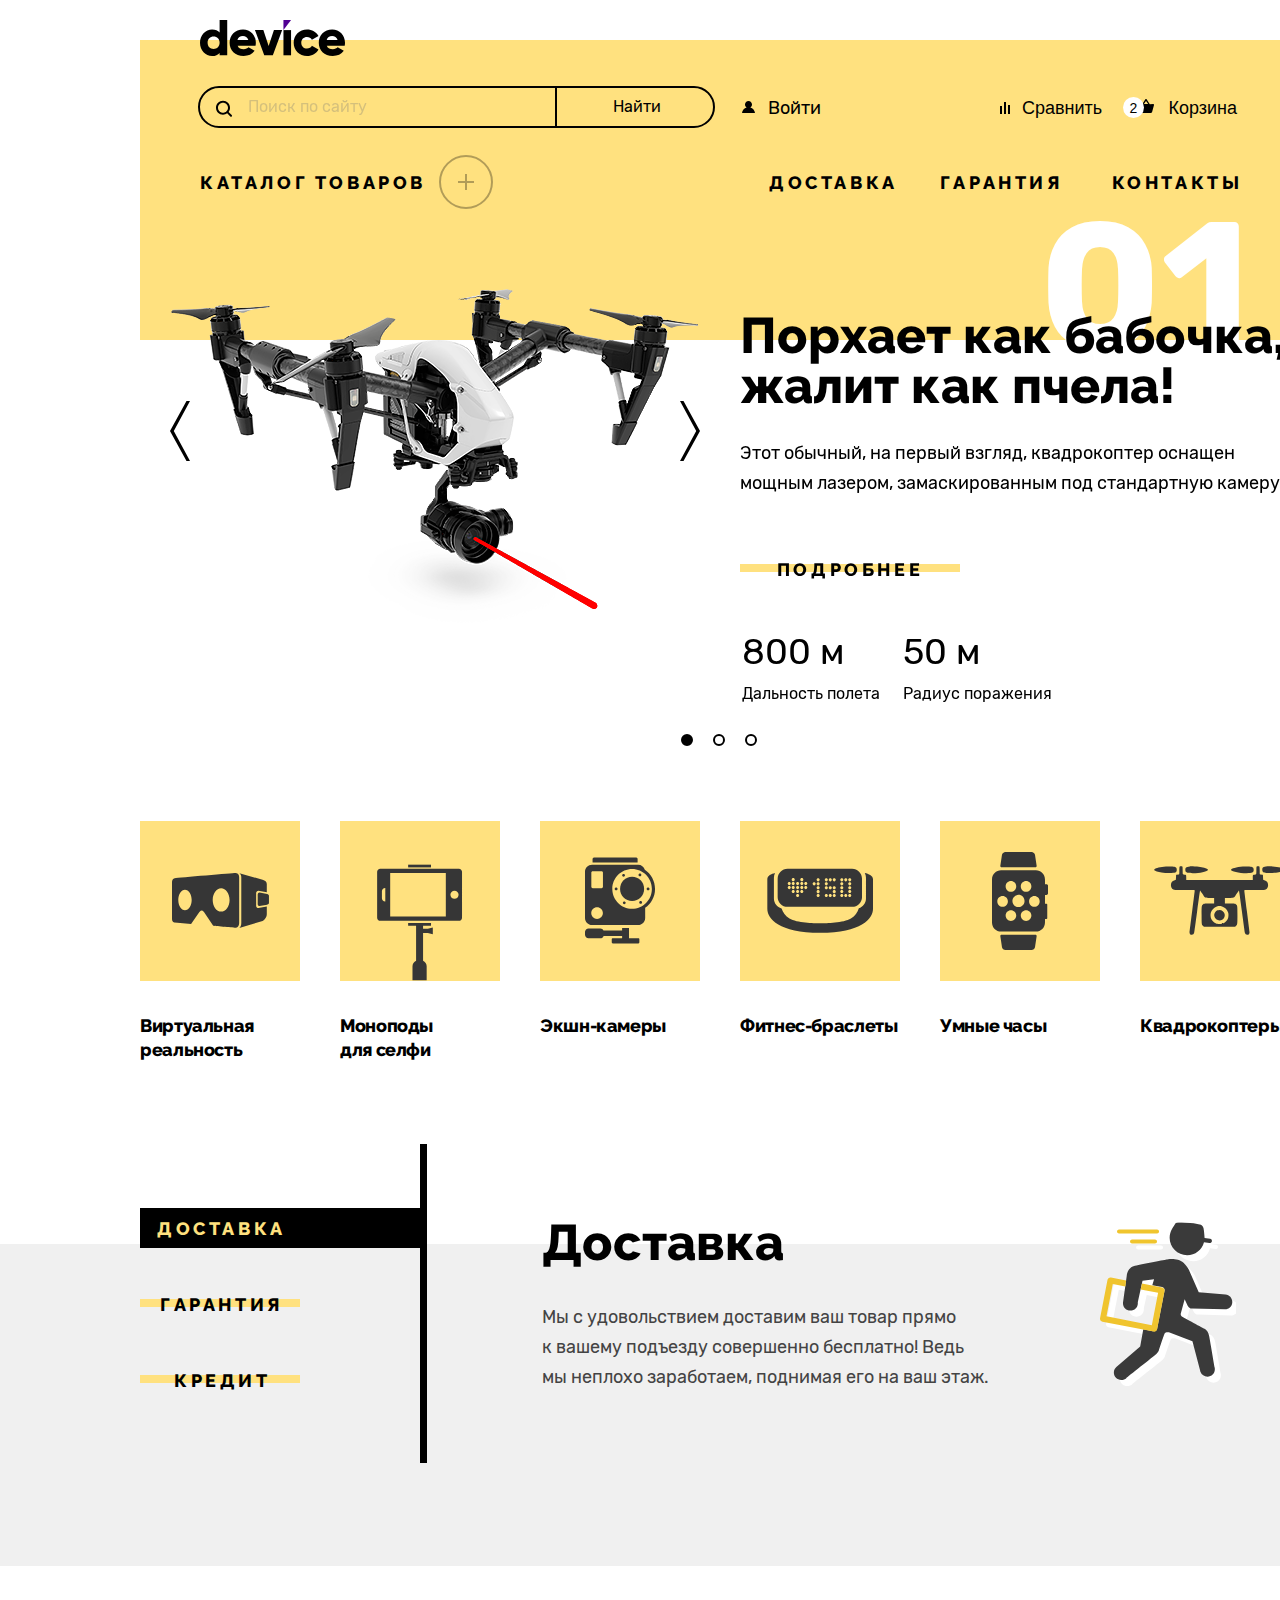
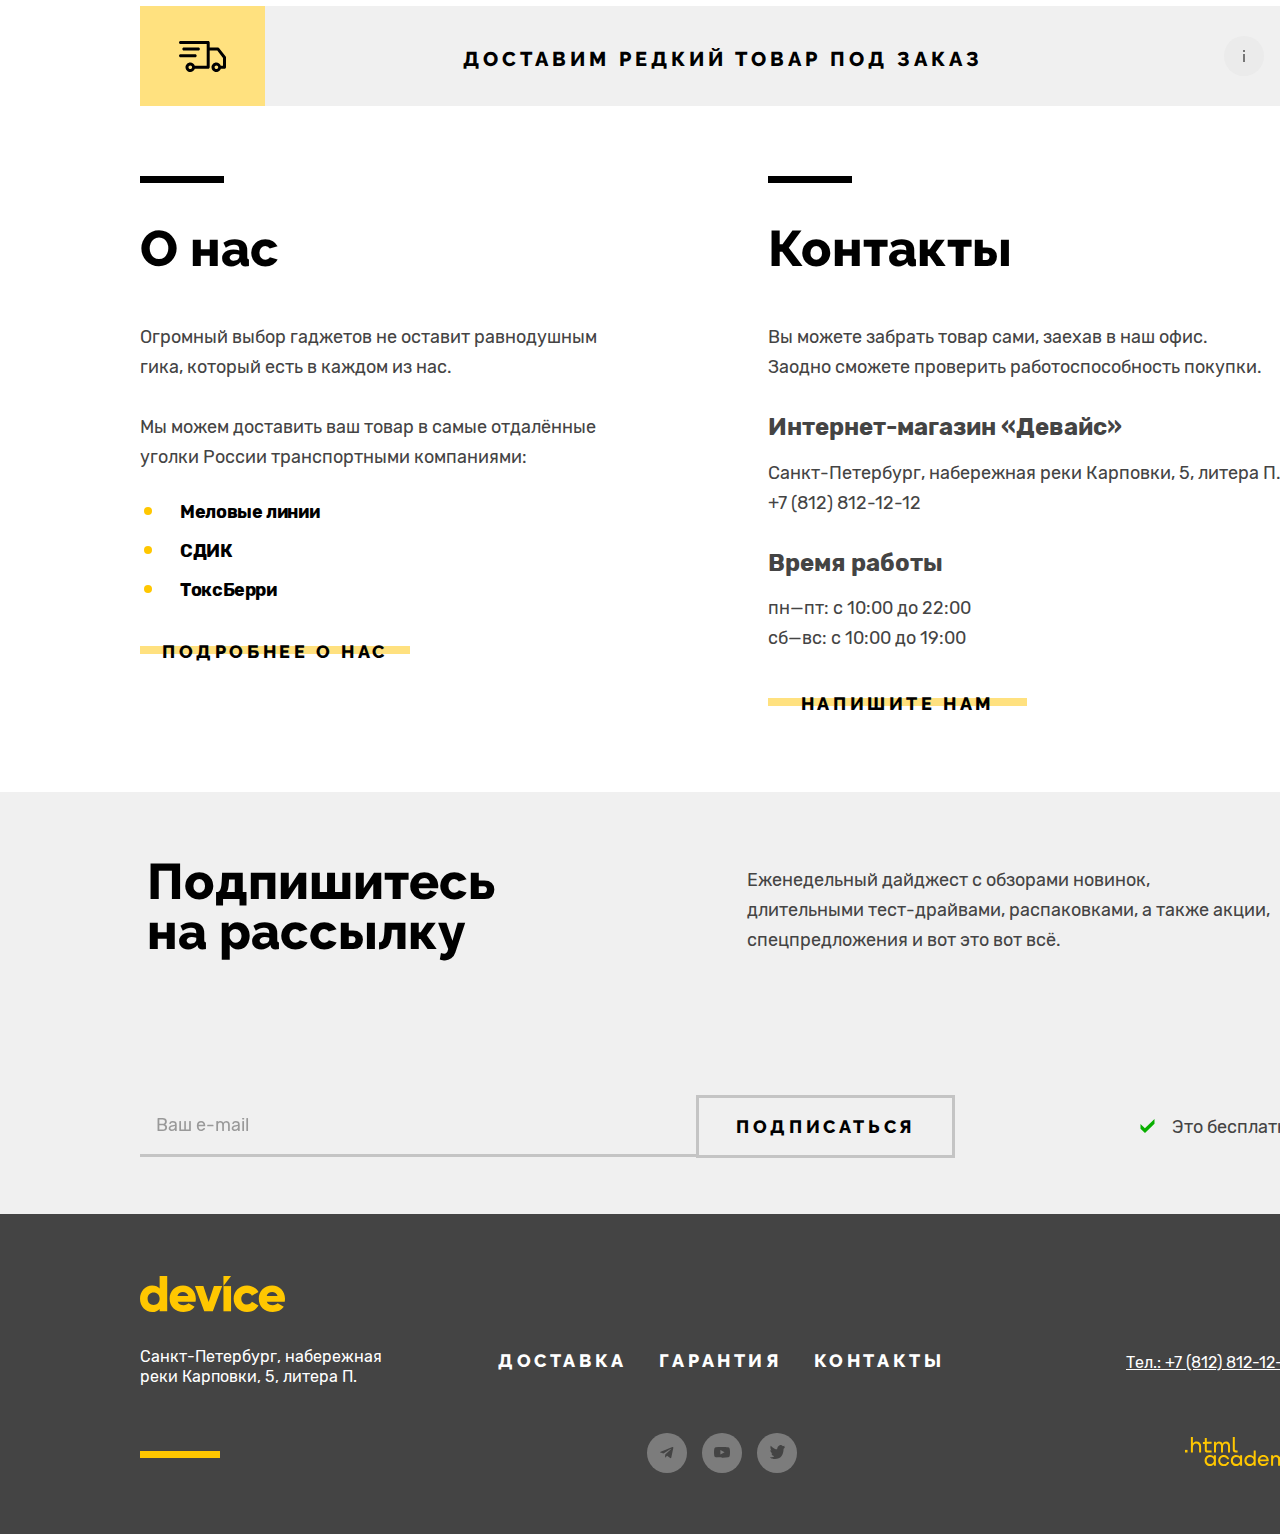
<file: index.html>
<!DOCTYPE html>
<html lang="ru">

  <head>
    <meta charset="utf-8">
    <title>HTML Academy: Девайс</title>
    <link rel="stylesheet" href="styles/styles.css">
    <link rel="icon" type="image/png" sizes="32x32" href="favicon.png">
  </head>

  <body>
    <header class="page-header">
      <a class="header-logo" href="index.html">
        <img class="header-logo-img" src="images/logo/logo.svg" width="145" height="36" alt="Логотип Device">
      </a>
      <nav class="navigation-properties">
        <ul class="navigation-find">
          <li class="navigation-find-item">
            <form action="https://echo.htmlacademy.ru/courses" method="get">
              <label class="visually-hidden" for="find-text">Поиск по сайту</label>
              <input class="find" type="text" name="search" placeholder="Поиск по сайту" id="find-text" required>
              <button class="find-button" type="submit">Найти</button>
            </form>
          </li>
          <li class="navigation-find-item-button">
            <button class="enter" type="button">Войти</button>
          </li>
        </ul>
        <ul class="basket">
          <li class="button-header button-header-compare">
            <button class="compare" type="button">Сравнить</button>
          </li>
          <li class="button-header button-header-basket">
            <button class="basket-svg popover-close-button" type="button">
              Корзина
            </button>
            <div class="popover popover-cart">
              <div class="popover-content">
                <ul class="cart-items-list">
                  <li class="cart-item">
                    <a class="popover-product" href="#">
                      <img class="popover-product-img" src="images/content/product-small-1.jpg" width="39" height="43"
                        alt="Селфи-палка с экраном">
                      <p class="cart-item-title first-product">Любительская селфи-палка</p>
                    </a>
                    <button class="cart-item-button" type="button">
                      <svg width="10" height="10" viewBox="0 0 10 10" fill="none" xmlns="http://www.w3.org/2000/svg">
                        <path
                          d="M10 1.07584L9.09091 0.166748L5 4.25766L0.909091 0.166748L0 1.07584L4.09091 5.16675L0 9.25766L0.909091 10.1667L5 6.07584L9.09091 10.1667L10 9.25766L5.90909 5.16675L10 1.07584Z"
                          fill="white" />
                      </svg>
                      <span class="visually-hidden">Удалить из корзины</span>
                    </button>
                  </li>
                  <li class="cart-item">
                    <a class="popover-product" href="#">
                      <img class="popover-product-img" src="images/content/product-small-2.jpg" width="39" height="43"
                        alt="Селфи-палка телескопическая">
                      <p class="cart-item-title second-product">Профессиональная селфи-палка</p>
                    </a>
                    <button class="cart-item-button" type="button">
                      <svg width="10" height="10" viewBox="0 0 10 10" fill="none" xmlns="http://www.w3.org/2000/svg">
                        <path
                          d="M10 1.07584L9.09091 0.166748L5 4.25766L0.909091 0.166748L0 1.07584L4.09091 5.16675L0 9.25766L0.909091 10.1667L5 6.07584L9.09091 10.1667L10 9.25766L5.90909 5.16675L10 1.07584Z"
                          fill="white" />
                      </svg>
                      <span class="visually-hidden">Удалить из корзины</span>
                    </button>
                  </li>
                  <li class="popover-sum">
                    <span class="popover-sum-product">Товаров: 2</span>
                    <span class="popover-sum-money">Сумма: 2000 ₽ </span>
                  </li>
                </ul>
                <a class="popover-button" href="#">
                  <span class="popover-button-open">Открыть корзину</span>
                </a>
              </div>
            </div>
          </li>
        </ul>
      </nav>
      <nav class="navigation">
        <ul class="navigation-list">
          <li class="navigation-item-menu">
            <a class="navigation-link" href="#">
              <span> Каталог товаров </span>
            </a>
            <ul class="all-navigation-list">
              <li>
                <ul class="first-string">
                  <li class="all-navigation-item">
                    <a class="all-navigation-link" href="#">Виртуальная реальность</a>
                  </li>
                  <li class="all-navigation-item">
                    <a class="all-navigation-link" href="#">Фитнес-браслеты</a>
                  </li>
                  <li class="all-navigation-item">
                    <a class="all-navigation-link" href="#">Квадрокоптеры</a>
                  </li>
                </ul>
              </li>
              <li>
                <ul class="second-string">
                  <li class="all-navigation-item">
                    <a class="all-navigation-link" href="catalog.html">Моноподы для селфи</a>
                  </li>
                  <li class="all-navigation-item">
                    <a class="all-navigation-link" href="#">Умные часы</a>
                  </li>
                </ul>
              </li>
              <li>
                <ul class="third-string">
                  <li class="all-navigation-item">
                    <a class="all-navigation-link" href="#">Экшн-камеры</a>
                  </li>
                </ul>
              </li>
            </ul>
          </li>
        </ul>
        <ul class="navigation-conditions">
          <li class="navigation-conditions-item">
            <a class="navigation-conditions-link" href="#">Доставка</a>
          </li>
          <li class="navigation-conditions-item">
            <a class="navigation-conditions-link" href="#">Гарантия</a>
          </li>
          <li class="navigation-conditions-item">
            <a class="navigation-conditions-link" href="#">Контакты</a>
          </li>
        </ul>
      </nav>
    </header>
    <main class="main-conteiner main-index">
      <h1 class="visually-hidden">Сайт интернет-магазина Device</h1>
      <div class="slider-conteiner">
        <div class="slider-controls">
          <button class="slider-button slider-next" type="button">
            <span class="visually-hidden">Предыдущий слайд</span>
          </button>
          <button class="slider-button slider-prev" type="button">
            <span class="visually-hidden">Следующий слайд</span>
          </button>
        </div>
        <ul class="slider">
          <li class="quadcopter-info">
            <div class="info-foto-before-after">
              <img class="info-foto" src="images/content/slider-1.png" width="560" height="560"
                alt="Модель квадрокоптера с лазером">
            </div>
            <p class="advertising">01</p>
            <div class="text-right">
              <b class="info-title">Порхает как бабочка, жалит как пчела!</b>
              <p class="info-text">Этот обычный, на первый взгляд, квадрокоптер оснащен мощным лазером,
                замаскированным под стандартную камеру.
              </p>
              <a class="more" href="#">Подробнее</a>
              <table class="table-info">
                <tr>
                  <td class="numbers">800 м</td>
                  <td class="numbers number-one">50 м</td>
                </tr>
                <tr>
                  <td class="name-numbers">Дальность полета</td>
                  <td class="name-numbers number-one">Радиус поражения</td>
                </tr>
              </table>
            </div>
          </li>
          <li class="fitness-bracelets-info visually-hidden slider-no-visible">
            <div class="info-foto-before-after">
              <img class="info-foto" src="images/content/slider-2.png" width="560" height="560"
                alt="Модель фитнес-браслета с небольшим экраном">
            </div>
            <p class="advertising-two">02</p>
            <div class="text-right">
              <b class="info-title title-two">Худеем правильно!</b>
              <p class="info-text">Мотивирующие фитнес-браслеты помогут найти в себе силы не пропускать занятия и
                соблюдать диету.
              </p>
              <a class="more" href="#">Подробнее</a>
              <table class="table-info">
                <tr>
                  <td class="numbers numbers-two">48 часов</td>
                </tr>
                <tr>
                  <td class="name-numbers">Без подзарядки</td>
                </tr>
              </table>
            </div>
          </li>
          <li class="selfie-monopods-info visually-hidden slider-no-visible">
            <div class="info-foto-before-after">
              <img class="info-foto" src="images/content/slider-3.png" width="560" height="560"
                alt="Три состояния селфи-палки">
            </div>
            <p class="advertising-three">03</p>
            <div class="text-right">
              <b class="info-title title-three">Делай селфи, как Бен Стиллер! </b>
              <p class="info-text">Самая длинная палка для селфи доступна в нашем магазине. Восемь (Восемь, Карл!)
                метров
                длиной и весом всего 5 кг.
              </p>
              <a class="more" href="#">Подробнее</a>
              <table class="table-info">
                <tr>
                  <td class="numbers number-three">8,5 м</td>
                  <td class="numbers number-three">5 кг</td>
                  <td class="numbers number-three">Карбон</td>
                </tr>
                <tr>
                  <td class="name-numbers number-three">Длина палки</td>
                  <td class="name-numbers number-three">Вес палки</td>
                  <td class="name-numbers number-three">Материал</td>
                </tr>
              </table>
            </div>
          </li>
        </ul>
        <ol class="slider-pagination">
          <li class="slider-pagination-item">
            <button class="slider-pagination-button slider-pagination-button-current" type="button">
              <span class="visually-hidden">1 слайд</span>
            </button>
          </li>
          <li class="slider-pagination-item">
            <button class="slider-pagination-button" type="button">
              <span class="visually-hidden">2 слайд</span>
            </button>
          </li>
          <li class="slider-pagination-item">
            <button class="slider-pagination-button" type="button">
              <span class="visually-hidden">3 слайд</span>
            </button>
          </li>
        </ol>
      </div>
      <nav class="center-page">
        <h2 class="visually-hidden">Популярные категории</h2>
        <ul class="catalog">
          <li class="catalog-list">
            <a class="virtual-reality images-catalog-focus" href="#">
              <div class="images-catalog">
                <img class="virtual-reality-img" src="images/content/vector.svg" width="97" height="55" alt=" ">
              </div>
              <p class="catalog-list-text"> Виртуальная реальность </p>
            </a>
          </li>
          <li class="catalog-list">
            <a class="selfie-monopods images-catalog-focus" href="catalog.html">
              <div class="images-catalog-down">
                <img class="selfie-monopods-img" src="images/content/vector-1.svg" width="86" height="117" alt=" ">
              </div>
              <p class="catalog-list-text"> Моноподы <br>для селфи </p>
            </a>
          <li class="catalog-list">
            <a class="action-cameras images-catalog-focus" href="#">
              <div class="images-catalog">
                <img class="action-cameras-img" src="images/content/vector-2.svg" width="71" height="87" alt=" ">
              </div>
              <p class="catalog-list-text"> Экшн-камеры </p>
            </a>
          </li>
          <li class="catalog-list">
            <a class="fitness-bracelets images-catalog-focus" href="#">
              <div class="images-catalog">
                <img class="fitness-bracelets-img" src="images/content/vector-3.svg" width="107" height="65" alt=" ">
              </div>
              <p class="catalog-list-text"> Фитнес-браслеты </p>
            </a>
          </li>
          <li class="catalog-list">
            <a class="smart-watch images-catalog-focus" href="#">
              <div class="images-catalog">
                <img class="smart-watch-img" src="images/content/vector-4.svg" width="56" height="98" alt=" ">
              </div>
              <p class="catalog-list-text"> Умные часы </p>
            </a>
          </li>
          <li class="catalog-list">
            <a class="quadcopters images-catalog-focus" href="#">
              <div class="images-catalog">
                <img class="quadcopters-img" src="images/content/vector-5.svg" width="132" height="69" alt=" ">
              </div>
              <p class="catalog-list-text"> Квадрокоптеры </p>
            </a>
          </li>
        </ul>
      </nav>
      <div class="color-conteiner">
        <div class="navigation-slide-info">
          <ul class="navigation-info-change">
            <li class="navigation-info">
              <button class="navigation-info-link navigation-info-link-delivery navigation-info-link-black" type="button">Доставка</button>
            </li>
            <li class="navigation-info">
              <button class="navigation-info-link  navigation-info-link-guarantee navigation-info-link-line" type="button">Гарантия</button>
            </li>
            <li class="navigation-info">
              <button class="navigation-info-link navigation-info-link-credit navigation-info-link-line" type="button">Кредит</button>
            </li>
          </ul>
          <ul class="slider-info">
            <li class="navigation-more-info-delivery">
              <div class=" center-page-another center-page-another-delivery">
                <p class="delivery">Доставка</p>
                <p class="delivery-text">Мы с удовольствием доставим ваш товар прямо <br> к вашему подъезду совершенно
                  бесплатно! Ведь <br> мы неплохо заработаем, поднимая его на ваш этаж.</p>
              </div>
            </li>
            <li class="navigation-more-info-guarantee   visually-hidden">
              <div class="center-page-another center-page-another-guarantee">
                <p class="delivery">Гарантия</p>
                <p class="delivery-text-guarantee">Если из-за возгорания купленного у нас товара у ваc сгорит дом — не
                  переживайте, мы выдадим вам новый. Товар, не дом, конечно же.</p>
              </div>
            </li>
            <li class="navigation-more-info-credit visually-hidden">
              <div class="center-page-another center-page-another-credit">
                <p class="delivery">Кредит</p>
                <p class="delivery-text-credit">Залезть в долговую яму стало проще! Кредитные консультанты подберут для
                  вас наиболее выгодные условия кредита. Выгодные для банка, разумеется.</p>
              </div>
            </li>
          </ul>
        </div>
      </div>
      <div class="info">
        <button class="delivery-on-order" type="button">
          <span class="img-car">Доставим редкий товар под заказ</span>
        </button>
        <div class="square-info"></div>
      </div>
      <div class="about-and-contacts">
        <section class="about-us">
          <h2 class="about-us-title">О нас</h2>
          <p class="about-us-text">Огромный выбор гаджетов не оставит равнодушным <br> гика, который есть в каждом из
            нас.
          </p>
          <p class="about-us-text">Мы можем доставить ваш товар в самые отдалённые <br> уголки России транспортными
            компаниями:
          </p>
          <ul class="transport-companies">
            <li class="transport-companies-item">Меловые линии</li>
            <li class="transport-companies-item">СДИК</li>
            <li class="transport-companies-item">ТоксБерри</li>
          </ul>
          <a class="more-about-us" href="#">Подробнее о нас</a>
        </section>
        <section class="contacts">
          <h2 class="contacts-title">Контакты</h2>
          <p class="contacts-title-text">Вы можете забрать товар сами, заехав в наш офис.<br> Заодно сможете проверить
            работоспособность покупки. </p>
          <h3 class="contacts-subtitle">Интернет-магазин «Девайс»</h3>
          <address class="contacts-address">
            <p class="contacts-address-text">Санкт-Петербург, набережная реки Карповки, 5, литера П.</p>
            <a class="contacts-phone" href="tel:+78128121212">+7 (812) 812-12-12</a>
          </address>
          <h3 class="contacts-subtitle">Время работы</h3>
          <ul class="contacts-schedule">
            <li class="contacts-schedule-item">пн—пт: с 10:00 до 22:00</li>
            <li class="contacts-schedule-item">сб—вс: с 10:00 до 19:00</li>
          </ul>
          <a class="button-connection" href="#">Напишите нам</a>
        </section>
      </div>
      <section class="subscription">
        <div class="center-page-subscription">
          <div class="subscription-text-title">
            <h2 class="subscription-title">Подпишитесь на рассылку</h2>
            <p class="subscription-text">Еженедельный дайджест с обзорами новинок, <br> длительными тест-драйвами,
              распаковками, а также акции, <br> спецпредложения и вот это вот всё.</p>
          </div>
          <div class="email-news">
            <form class="newsletter-form" action="https://echo.htmlacademy.ru/" method="post">
              <label class="visually-hidden" for="newsletter-email">Ваш e-mail</label>
              <input class="field" placeholder="Ваш e-mail" type="email" name="newsletter-email" id="newsletter-email"
                required>
              <button class="newsletter-button" type="submit"> Подписаться </button>
            </form>
            <p class="it-is-free">
              Это бесплатно
            </p>
          </div>
        </div>
      </section>
    </main>
    <footer class="catalog-footer">
      <div class="footer-conteiner">
        <div class="footer-logo-adress">
          <a class="adress-footer-logo-go" href="index.html">
            <img class="adress-footer-logo" src="images/logo/logo-footer.svg" width="145" height="36"
              alt="Логотип Device">
          </a>
          <address class="adress-footer">
            <p class="adress-footer-text">Санкт-Петербург, набережная реки Карповки, 5, литера П.</p>
          </address>
        </div>
        <section class="navigation-footer">
          <h2 class="visually-hidden">Краткая основная информация</h2>
          <div class="navigation-footer-item-conteiner">
            <a class="navigation-footer-item" href="#">Доставка</a>
            <a class="navigation-footer-item" href="#">Гарантия</a>
            <a class="navigation-footer-item" href="#">Контакты</a>
          </div>
          <div class="social-footer">
            <ul class="social-footer-list">
              <li class="social-footer-item">
                <a class="telegram" href="https://t.me/htmlacademy">
                  <svg class="social-network" aria-hidden="true" focusable="false" width="14" height="12"
                    viewBox="0 0 14 12" fill="none" xmlns="http://www.w3.org/2000/svg">
                    <path
                      d="M12.4431 0.0735832L0.623071 4.63158C-0.183596 4.95558 -0.178929 5.40558 0.475071 5.60625L3.50974 6.55292L10.5311 2.12292C10.8631 1.92092 11.1664 2.02958 10.9171 2.25092L5.2284 7.38492H5.22707L5.2284 7.38558L5.01907 10.5136C5.32574 10.5136 5.46107 10.3729 5.63307 10.2069L7.10707 8.77358L10.1731 11.0382C10.7384 11.3496 11.1444 11.1896 11.2851 10.5149L13.2977 1.02958C13.5037 0.203583 12.9824 -0.170417 12.4431 0.0735832Z"
                      fill="#444444" />
                  </svg>
                  <span class="visually-hidden">Телеграмм</span>
                </a>
              </li>
              <li class="social-footer-item">
                <a class="youtube" href=" https://www.youtube.com/user/htmlacademyru">
                  <svg class="social-network" aria-hidden="true" focusable="false" width="16" height="11"
                    viewBox="0 0 16 11" fill="none" xmlns="http://www.w3.org/2000/svg">
                    <path
                      d="M15.6671 1.67464C15.5765 1.35146 15.4 1.05887 15.1564 0.827973C14.9059 0.589975 14.5989 0.41973 14.2644 0.333306C13.0124 0.00330585 7.99641 0.00330593 7.99641 0.00330593C5.9053 -0.0204856 3.8147 0.0841556 1.73641 0.316639C1.40187 0.409448 1.09545 0.583497 0.844411 0.823306C0.597745 1.06064 0.419078 1.35331 0.325745 1.67397C0.10154 2.8818 -0.00739387 4.1082 0.000411455 5.33664C-0.00758854 6.56397 0.101078 7.78997 0.325745 8.99931C0.417078 9.31864 0.595078 9.60997 0.842411 9.84531C1.08974 10.0806 1.39774 10.2506 1.73641 10.3406C3.00508 10.67 7.99641 10.67 7.99641 10.67C10.0902 10.6938 12.1835 10.5892 14.2644 10.3566C14.5989 10.2702 14.9059 10.1 15.1564 9.86197C15.3999 9.63112 15.5762 9.33849 15.6664 9.01531C15.8965 7.80794 16.0083 6.58103 16.0004 5.35197C16.0177 4.11771 15.906 2.88502 15.6671 1.67397V1.67464ZM6.40174 7.61931V3.05464L10.5751 5.33731L6.40174 7.61931Z"
                      fill="#444444" />
                  </svg>
                  <span class="visually-hidden">Ютуб</span>
                </a>
              </li>
              <li class="social-footer-item">
                <a class="twitter" href="https://twitter.com/htmlacademy-ru">
                  <svg class="social-network" aria-hidden="true" focusable="false" width="15" height="15"
                    viewBox="0 0 15 15" fill="none" xmlns="http://www.w3.org/2000/svg">
                    <path
                      d="M9.7 0.155143C11.2 -0.344857 12.3 0.455143 12.9 1.25514C13.4 1.05514 14 0.855143 14.6 0.655143C14.6 1.45514 14.1 2.05514 13.8 2.25514C14.5 2.45514 15 1.85514 15 1.85514C14.9 2.75514 14.1 3.55514 13.6 3.75514C13.4 10.0551 10.8 14.1551 4.7 14.0551C4.2 14.0551 4.8 14.0551 4.3 14.0551C4 14.0551 0.6 13.6551 0 12.2551C2 12.4551 3.4 11.8551 4.1 11.1551C3.3 10.8551 1.7 10.7551 1.5 8.35514C1.8 8.55514 2 8.65514 2.6 8.55514C1.5 7.75514 0.3 7.05514 0.4 5.05514C0.7 5.35514 1.3 5.55514 1.6 5.45514C1 5.25514 -0.2 2.35514 0.8 0.855143C2.4 2.55514 4.1 4.25514 7.1 4.35514C7.3 2.25514 8.1 0.855143 9.7 0.155143Z"
                      fill="#444444" />
                  </svg>
                  <span class="visually-hidden">Твитер</span>
                </a>
              </li>
            </ul>
          </div>
        </section>
        <div class="telephone-logo">
          <a class="telephone-footer" href="tel:+78128121212">Тел.: +7 (812) 812-12-12</a>
          <a class="logo-htmlacademy" href="https://htmlacademy.ru/">
            <svg aria-hidden="true" focusable="false" width="115" height="33" viewBox="0 0 115 33"
              fill="none" xmlns="http://www.w3.org/2000/svg">
              <path class="html-svg" d="M0 12.9V15.5H2.5V12.9H0Z" fill="#FFC700" />
              <path class="html-svg"
                d="M11.6 4.5C10 4.5 8.8 5.2 8 6.2H7.9V0H5.9V15.5H7.9V10.2C7.9 8.1 9.2 6.6 11.2 6.6C13 6.6 14.1 8 14.1 9.8V15.5H16.1V9.4C16.2 6.4 14.3 4.5 11.6 4.5Z"
                fill="#FFC700" />
              <path class="html-svg"
                d="M26.6 4.8H21.8V1.1H19.8V4.9H17.9V6.9H19.8V12.9C19.8 14.6 20.8 15.6 22.5 15.6H26.6V13.6H22.9C22.2 13.6 21.8 13.2 21.8 12.5V6.8H26.6V4.8Z"
                fill="#FFC700" />
              <path class="html-svg"
                d="M41.1 4.6C39.5 4.6 38.2 5.4 37.6 6.7H37.5C36.9 5.5 35.7 4.6 34.1 4.6C32.7 4.6 31.6 5.4 31 6.4H30.9V4.8H29V15.4H31V10C31 8 32 6.5 33.6 6.5C35.1 6.5 36 7.5 36 9.1V15.4H38V9.8C38 7.4 39.4 6.5 40.6 6.5C42.1 6.5 43 7.5 43 9.1V15.4H45V8.9C45.1 6.4 43.6 4.6 41.1 4.6Z"
                fill="#FFC700" />
              <path class="html-svg" d="M47.8 12.7C47.8 14.4 48.8 15.4 50.6 15.4H52.6V13.4H50.9C50.2 13.4 49.8 13 49.8 12.3V0H47.8V12.7Z"
                fill="#FFC700" />
              <path class="html-svg"
                d="M28.9 19.7C28 18.6 26.7 17.9 25 17.9C21.9 17.9 19.6 20.2 19.6 23.5C19.6 26.8 21.9 29.1 25 29.1C26.8 29.1 28 28.3 28.8 27.2H28.9V28.8H30.9V18.2H28.9V19.7ZM25.3 27.1C23.1 27.1 21.7 25.5 21.7 23.5C21.7 21.5 23.1 19.9 25.3 19.9C27.5 19.9 28.9 21.5 28.9 23.5C28.9 25.4 27.5 27.1 25.3 27.1Z"
                fill="#FFC700" />
              <path class="html-svg"
                d="M44.2 22C43.7 19.6 41.6 17.9 38.8 17.9C35.4 17.9 33.2 20.4 33.2 23.5C33.2 26.6 35.4 29.1 38.8 29.1C41.6 29.1 43.7 27.3 44.2 24.9H42.1C41.7 26.2 40.4 27.2 38.8 27.2C36.6 27.2 35.2 25.6 35.2 23.6C35.2 21.6 36.6 20 38.8 20C40.4 20 41.6 21 42.1 22.2H44.2V22Z"
                fill="#FFC700" />
              <path class="html-svg"
                d="M55.1 19.7C54.2 18.6 52.9 17.9 51.2 17.9C48.1 17.9 45.8 20.2 45.8 23.5C45.8 26.8 48.1 29.1 51.2 29.1C53 29.1 54.2 28.3 55 27.2H55.1V28.8H57.1V18.2H55.1V19.7ZM51.5 27.1C49.3 27.1 47.9 25.5 47.9 23.5C47.9 21.5 49.3 19.9 51.5 19.9C53.7 19.9 55.1 21.5 55.1 23.5C55.1 25.4 53.6 27.1 51.5 27.1Z"
                fill="#FFC700" />
              <path class="html-svg"
                d="M68.7 19.8C67.8 18.7 66.5 17.9 64.8 17.9C61.7 17.9 59.4 20.2 59.4 23.5C59.4 26.8 61.6 29.1 64.8 29.1C66.5 29.1 67.8 28.3 68.6 27.3H68.7V28.8H70.7V13.4H68.7V19.8ZM65.1 27.1C62.9 27.1 61.5 25.5 61.5 23.5C61.5 21.5 62.9 19.9 65.1 19.9C67.3 19.9 68.7 21.5 68.7 23.5C68.6 25.5 67.2 27.1 65.1 27.1Z"
                fill="#FFC700" />
              <path class="html-svg"
                d="M78.3 17.9C75 17.9 72.8 20.4 72.8 23.5C72.8 26.5 74.9 29.1 78.3 29.1C80.8 29.1 82.8 27.8 83.5 25.5H81.4C80.9 26.5 79.8 27.1 78.4 27.1C76.5 27.1 75.1 25.8 75 24.2H83.8C84 20.6 81.8 17.9 78.3 17.9ZM78.3 19.8C80 19.8 81.3 20.8 81.6 22.4H75.1C75.4 20.9 76.6 19.8 78.3 19.8Z"
                fill="#FFC700" />
              <path class="html-svg"
                d="M98.2 17.9C96.6 17.9 95.3 18.7 94.6 19.9H94.5C93.9 18.7 92.7 17.9 91.1 17.9C89.7 17.9 88.6 18.6 88 19.7V18.2H86.1V28.8H88.1V23.4C88.1 21.4 89.1 20 90.7 19.9C92.2 19.9 93.1 20.9 93.1 22.5V28.8H95.1V23.2C95.1 20.8 96.5 19.9 97.7 19.9C99.2 19.9 100.1 20.9 100.1 22.5V28.8H102.1V22.3C102.2 19.7 100.7 17.9 98.2 17.9Z"
                fill="#FFC700" />
              <path class="html-svg"
                d="M109.4 27L105.8 18.1H103.6L108.4 29.7C108.1 30.6 107.7 30.9 106.7 30.9H104.2V32.9H106.7C108.5 32.9 109.5 32.1 110.2 30.3L114.9 18.1H112.8L109.4 27Z"
                fill="#FFC700" />
            </svg>
          </a>
        </div>
      </div>
    </footer>
    <div class="modal-container modal-close ">
      <div class="modal modal-auth">
        <section class="modal-content">
          <div class="modal-header">
            <h2 class="modal-title-header">Доставка под заказ</h2>
            <button class="modal-close-button" type="button">
              <span class="visually-hidden">Закрыть</span>
            </button>
          </div>
          <form class="auth-form" action="https://echo.htmlacademy.ru/" method="post">
            <div class="modal-header">
              <p class="field-group first-group">
                <label class="modal-title" for="auth-name">Ваше имя:</label>
                <input class="auth-form-field-name field-modal field-error" type="text" id="auth-name" name="auth-name"
                  placeholder="Введите имя" required>
                <span class="modal-text">Добавьте имя</span>
              </p>
              <p class="field-group second-group">
                <label class="modal-title" for="auth-email">Ваш e-mail</label>
                <input class="auth-form-field-email field-modal field-error" type="email" id="auth-email"
                  name="auth-email" placeholder="Введите e-mail" required>
                <span class="modal-text error-email">Забавный у вас адрес</span>
              </p>
            </div>
            <div class="modal-header">
              <p class="field-group">
                <label class="modal-title" for="auth-product">Что нужно привезти:</label>
                <input class="auth-form-field field-modal field-error" type="email" id="auth-product"
                  name="auth-product" placeholder="В свободной форме" required>
              </p>
              <div class="modal-number">
                <div class="modal-title-number">
                  <span class="form-label">
                    <label class="modal-title-counter" for="counter">Количество:</label>
                    <span class="tooltip">
                      <button class="tooltip-toggle" type="button" aria-labelledby="tooltip-label-date"></button>
                      <span class="tooltip-text tooltip-text-open" role="tooltip" id="tooltip-label-date"> Постараемся
                        найти, сколько
                        нужно. Привезём сколько получится по
                        требованиям
                        к провозу багажа.</span>
                    </span>
                  </span>
                  <div class="number div-error">
                    <button class="number-minus" type="button" aria-label="Уменьшить количество">
                      <svg class="number-minus-svg" width="16" height="2" viewBox="0 0 16 2" fill="none"
                        xmlns="http://www.w3.org/2000/svg">
                        <path d="M16 0H0V2H16V0Z" fill="black" />
                      </svg>
                    </button>
                    <input class="number-input" type="number" min="0" value="1" id="counter" readonly>
                    <button class="number-plus" type="button" aria-level="Увеличить количество">
                      <svg class="number-plus-svg" width="16" height="16" viewBox="0 0 16 16" fill="none"
                        xmlns="http://www.w3.org/2000/svg">
                        <path d="M16 7H9V0H7V7H0V9H7V16H9V9H16V7Z" fill="black" />
                      </svg>
                    </button>
                  </div>
                </div>
              </div>
            </div>
            <button class="auth-form-button" type="submit">Отправить</button>
          </form>
        </section>
      </div>
    </div>
  </body>
</html>
</file>
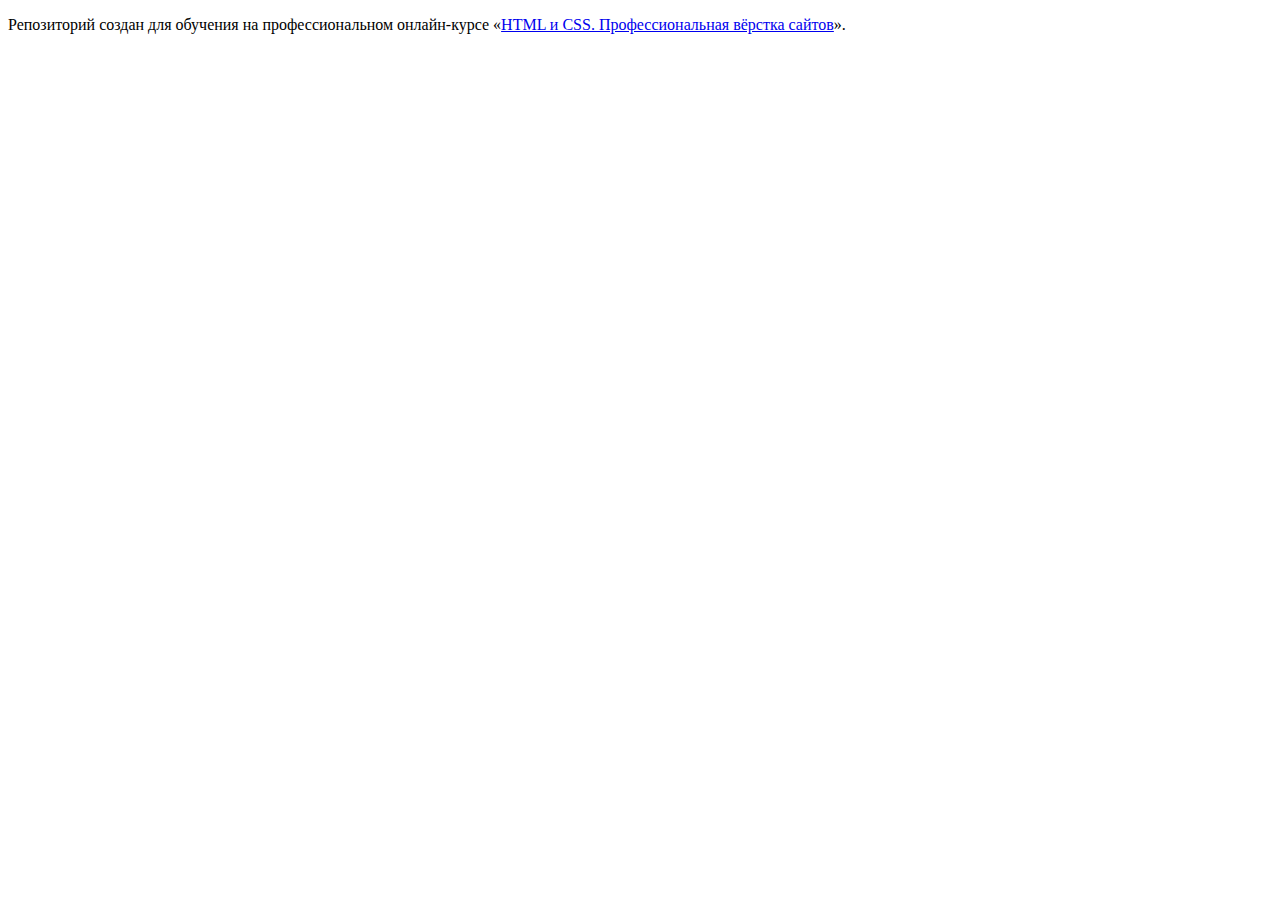
<file: 1/index.html>
<!DOCTYPE html>
<html lang="ru">
  <head>
    <meta charset="utf-8">
    <title>HTML Academy: Девайс</title>
    <base href="https://htmlacademy-htmlcss.github.io/2322247-device-1/1/">
</head>
  <body>

    <p>Репозиторий создан для обучения на профессиональном онлайн‑курсе «<a href="https://htmlacademy.ru/intensive/htmlcss">HTML и CSS. Профессиональная вёрстка сайтов</a>».</p>

  </body>
</html>
</file>
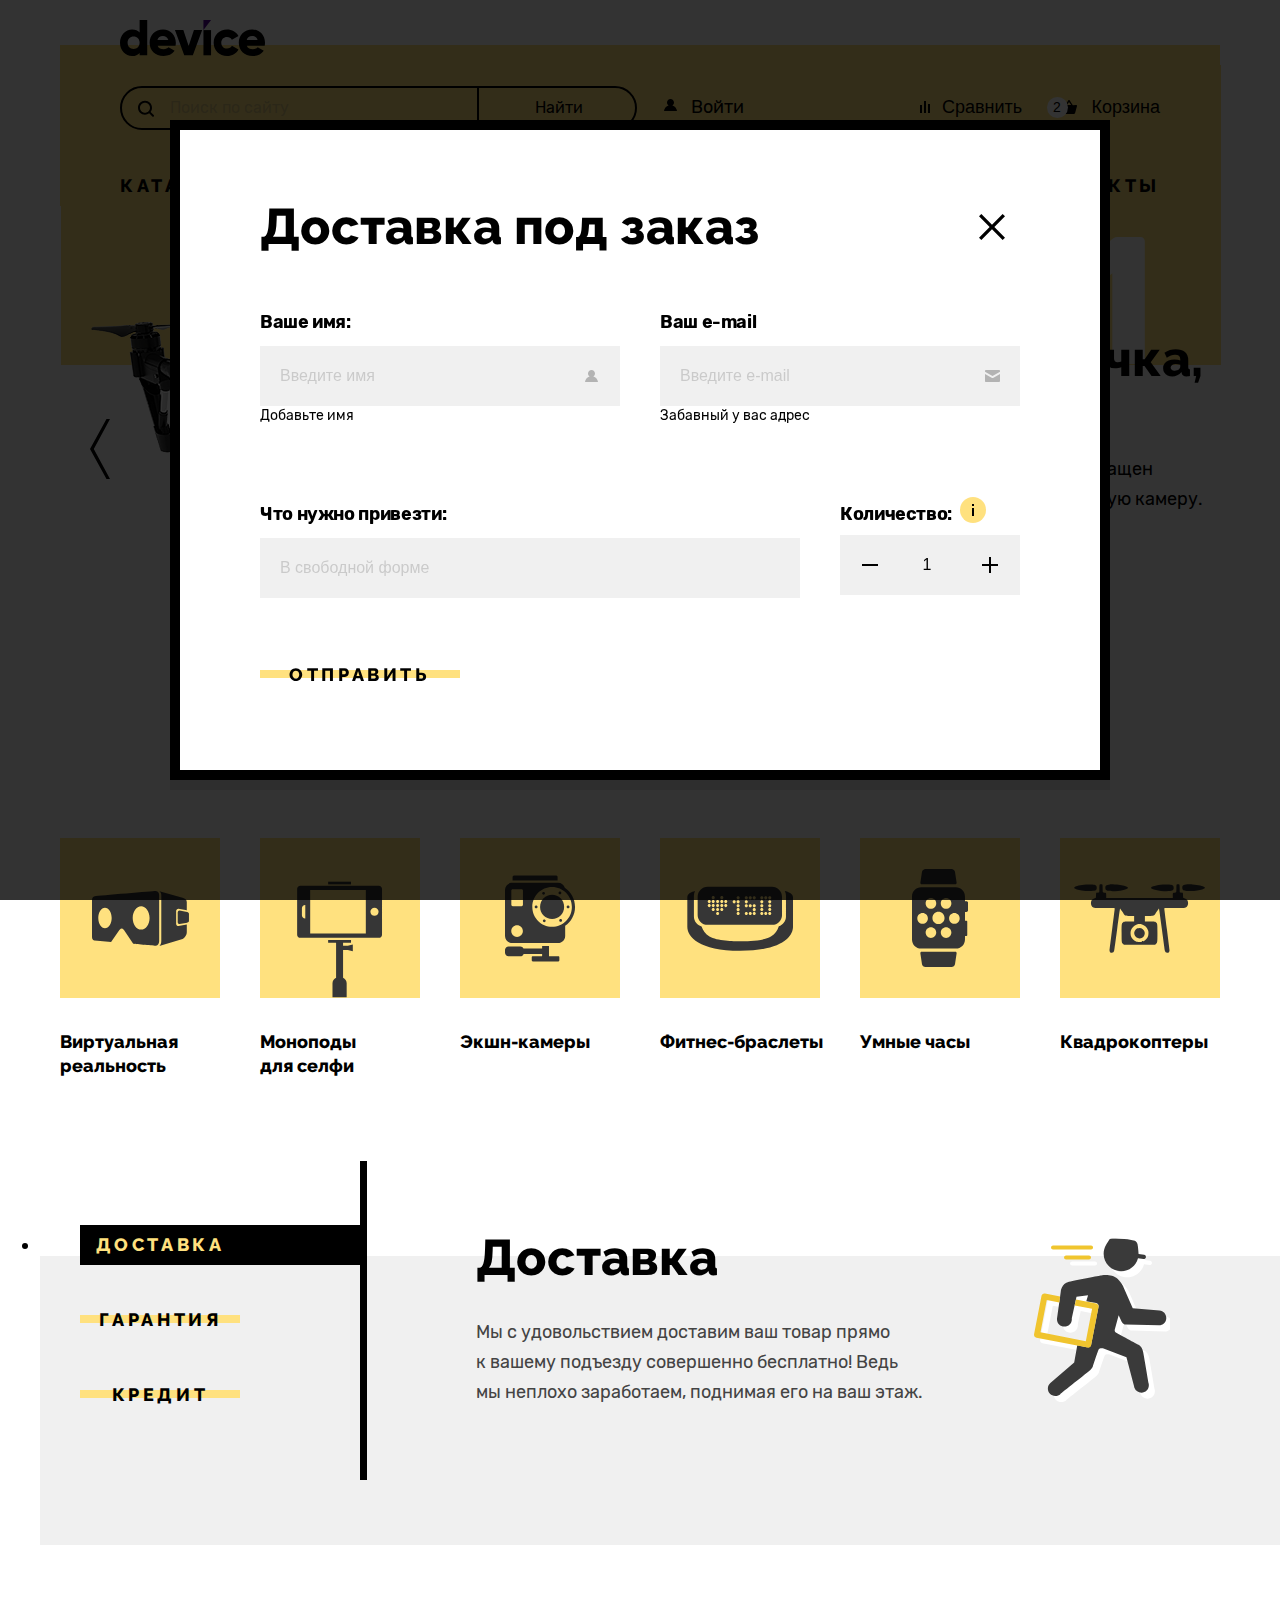
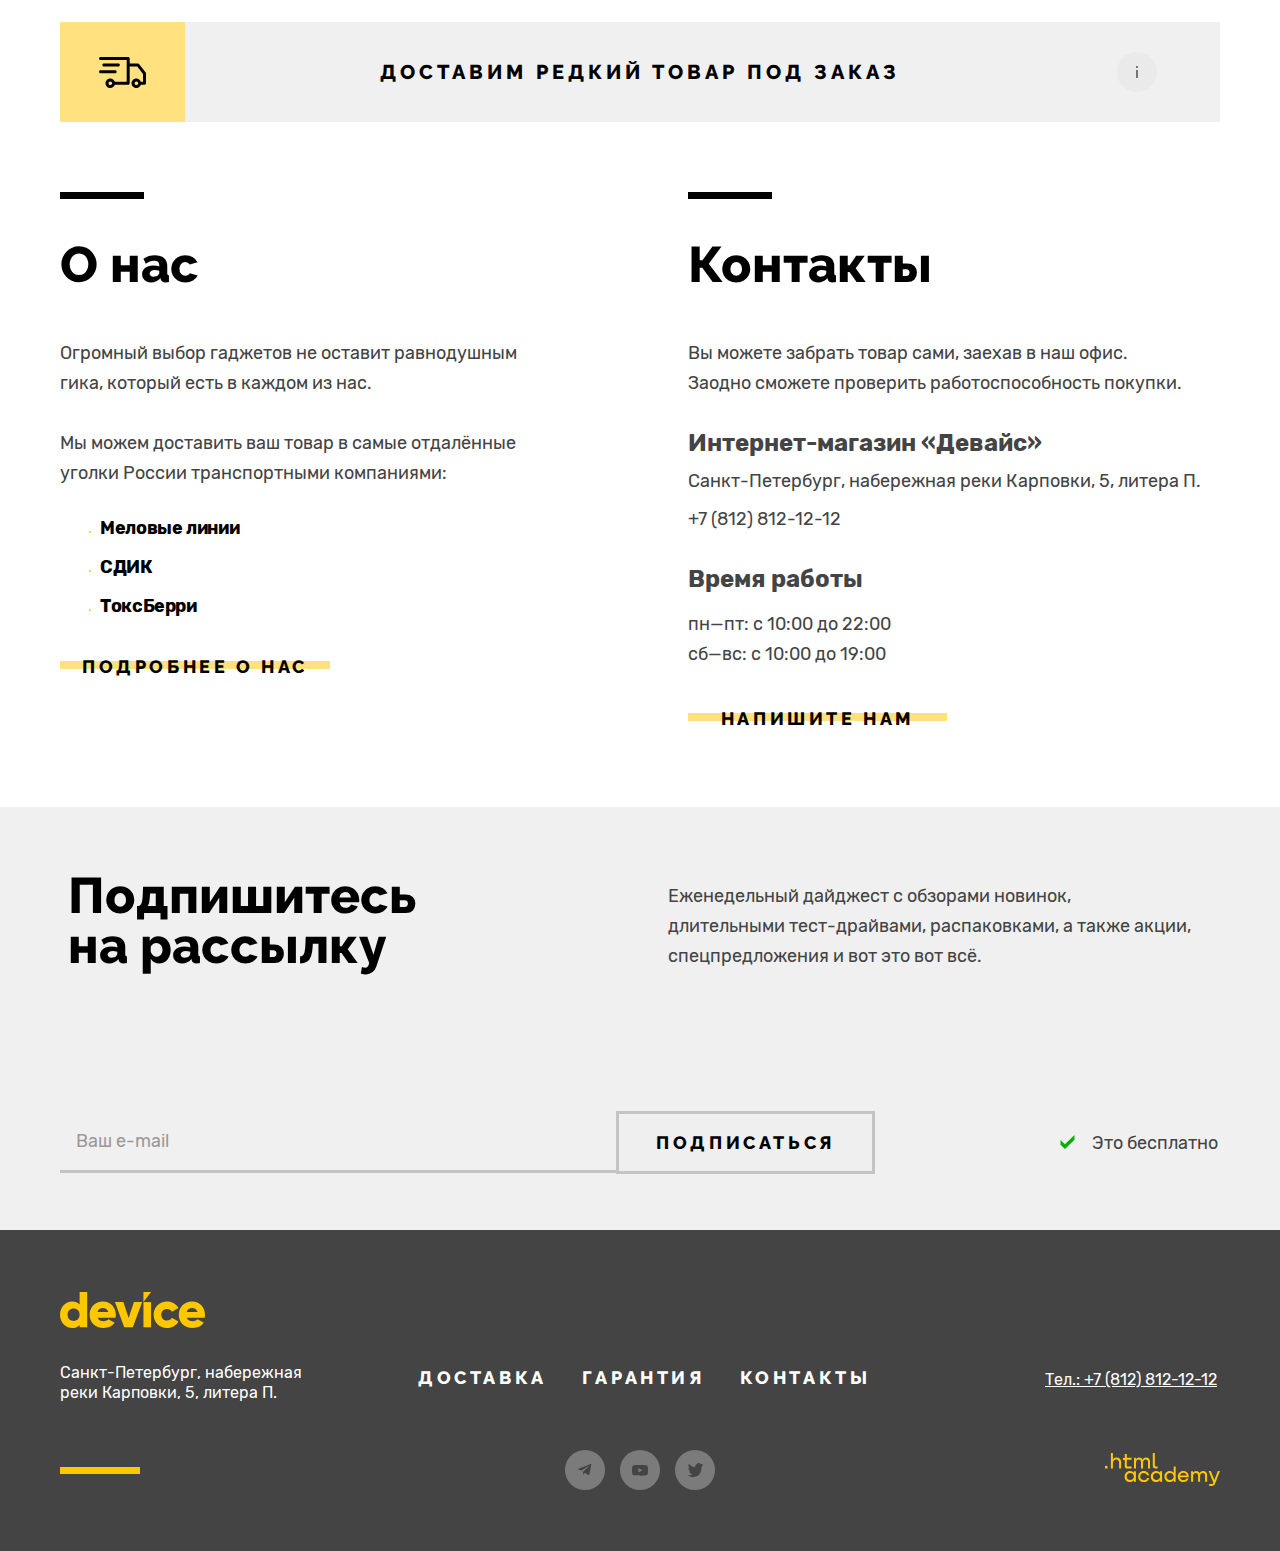
<file: 9/index.html>
<!DOCTYPE html>
<html lang="ru">

  <head>
    <meta charset="utf-8">
    <title>HTML Academy: Девайс</title>
    <link rel="stylesheet" href="styles/styles.css">
    <base href="https://htmlacademy-htmlcss.github.io/2322247-device-1/9/">
</head>

  <body>
    <header class="page_header">
      <a class="header_logo" href="index.html">
        <img class="header_logo_img" src="images/logo/logo.svg" width="145" height="36" alt="Логотип Device">
      </a>
      <nav class="navigation_properties">
        <ul class="navigation_find">
          <li class="navigation_find_item">
            <form action="https://echo.htmlacademy.ru/courses" method="get">
              <label class="visually-hidden" for="find_text">Поиск по сайту</label>
              <input class="find" type="text" name="search" placeholder="Поиск по сайту" id="find_text">
              <label class="visually-hidden" for="find_text_button">Найти</label>
              <input class="find_button" type="submit" value="Найти" id="find_text_button">
            </form>
          </li>
          <li class="navigation_find_item_button">
            <button class="enter" type="button">Войти</button>
          </li>
        </ul>
        <ul class="basket">
          <li class="button_header">
            <button type="button" class="compare">Сравнить</button>
          </li>
          <li class="button_header">
            <button type="button" class="basket_svg popover-close-button">
              <span class="counter">2</span>
              Корзина
            </button>
            <div class="popover popover-cart">
              <div class="popover-content">
                <ul class="cart-items-list">
                  <li class="cart-item">
                    <a class="popover-product" href="#">
                      <img class="popover-product-img" src="images/content/product-1-small.jpg" width="39" height="43">
                      <p class="cart-item-title first_product">Любительская селфи-палка</p>
                    </a>
                    <button type="button" class="cart-item-button">
                      <svg width="10" height="10" viewBox="0 0 10 10" fill="none" xmlns="http://www.w3.org/2000/svg">
                        <path
                          d="M10 1.07584L9.09091 0.166748L5 4.25766L0.909091 0.166748L0 1.07584L4.09091 5.16675L0 9.25766L0.909091 10.1667L5 6.07584L9.09091 10.1667L10 9.25766L5.90909 5.16675L10 1.07584Z"
                          fill="white" />
                      </svg>
                      <span class="visually-hidden">Удалить из корзины</span>
                    </button>
                  </li>
                  <li class="cart-item">
                    <a class="popover-product" href="#">
                      <img class="popover-product-img" src="images/content/product-2-small.jpg" width="39" height="43">
                      <p class="cart-item-title second_product">Профессиональная селфи-палка</p>
                    </a>
                    <button type="button" class="cart-item-button">
                      <svg width="10" height="10" viewBox="0 0 10 10" fill="none" xmlns="http://www.w3.org/2000/svg">
                        <path
                          d="M10 1.07584L9.09091 0.166748L5 4.25766L0.909091 0.166748L0 1.07584L4.09091 5.16675L0 9.25766L0.909091 10.1667L5 6.07584L9.09091 10.1667L10 9.25766L5.90909 5.16675L10 1.07584Z"
                          fill="white" />
                      </svg>
                      <span class="visually-hidden">Удалить из корзины</span>
                    </button>
                  </li>
                  <li class="popover-sum">
                    <span class="popover-sum-product">Товаров: 2</span>
                    <span class="popover-sum-money">Сумма: 2000 ₽ </span>
                  </li>
                </ul>
                <a class="popover-button" href="#">
                  <span class="popover-button-open">Открыть корзину</span>
                </a>
              </div>
            </div>
          </li>
        </ul>
      </nav>
      <nav class="navigation">
        <ul class="navigation_list">
          <li class="navigation_item_menu">
            <a class="navigation_link">
              <span> Каталог товаров </span>
              <svg class="menu_catalog" aria-hidden="true" focusable="false" width="50" height="50" viewBox="0 0 50 50"
                fill="none" xmlns="http://www.w3.org/2000/svg" opacity="0.3">
                <circle cx="25" cy="25" r="24" stroke="black" stroke-width="2" />
                <g clip-path="url(#clip0_49936_978)">
                  <path d="M33 24H26V17H24V24H17V26H24V33H26V26H33V24Z" fill="black" />
                </g>
                <defs>
                  <clipPath id="clip0_49936_978">
                    <rect width="16" height="16" fill="white" transform="translate(17 17)" />
                  </clipPath>
                </defs>
              </svg>
            </a>
            <ul class="all_navigation_list">
              <div class="all_colums">
                <div class="fisrt_colums">
                  <li class="all_navigation_item">
                    <a class="all_navigation_link" href="#">Виртуальная реальность</a>
                  </li>
                  <li class="all_navigation_item">
                    <a class="all_navigation_link" href="#">Моноподы для селфи</a>
                  </li>
                  <li class="all_navigation_item">
                    <a class="all_navigation_link" href="#">Экшн-камеры</a>
                  </li>
                </div>
                <div class="second_colums">
                  <li class="all_navigation_item">
                    <a class="all_navigation_link" href="#">Фитнес-браслеты</a>
                  </li>
                  <li class="all_navigation_item">
                    <a class="all_navigation_link" href="#">Умные часы</a>
                  </li>
                </div>
                <li class="all_navigation_item third_colums">
                  <a class="all_navigation_link" href="#">Квадрокоптеры</a>
                </li>
              </div>
            </ul>
          </li>
        </ul>
        <ul class="navigation_conditions">
          <li class="navigation_conditions_item">
            <a class="navigation_conditions_link" href="#">Доставка</a>
          </li>
          <li class="navigation_conditions_item">
            <a class="navigation_conditions_link" href="#">Гарантия</a>
          </li>
          <li class="navigation_conditions_item">
            <a class="navigation_conditions_link" href="#">Контакты</a>
          </li>
        </ul>
      </nav>
    </header>
    <main class="main_conteiner main_index">
      <h1 class="visually-hidden">Сайт интернет-магазина Device</h1>
      <ul class="slider">
        <li class="quadcopter_info">
          <div class="info_foto_before_after">
            <img class="info_foto" src="images/content/slider-1.png" width="560" height="560"
              alt="Модель квадрокоптера с лазером">
            <div class="slider-controls">
              <button class="slider-button slider-next" type="button">
                <span class="visually-hidden">Предыдущий слайд</span>
              </button>
              <button class="slider-button slider-prev" type="button">
                <span class="visually-hidden">Следующий слайд</span>
              </button>
            </div>
          </div>
          <p class="advertising">01</p>
          <div class="text_right">
            <b class="info_title">Порхает как бабочка, жалит как пчела!</b>
            <p class="info_text">Этот обычный, на первый взгляд, квадрокоптер оснащен мощным лазером,
              замаскированным под стандартную камеру.
            </p>
            <a class="more" href="#">Подробнее</a>
            <table class="table_info">
              <tr>
                <td class="numbers">800 м</td>
                <td class="numbers">50 м</td>
              </tr>
              <tr>
                <td class="name_numbers">Дальность полета</td>
                <td class="name_numbers">Радиус поражения</td>
              </tr>
            </table>
          </div>
          <ol class="slider-pagination">
            <li class="slider-pagination-item">
              <button class="slider-pagination-button slider-pagination-button-current" type="button">
                <span class="visually-hidden">1 слайд</span>
              </button>
            </li>
            <li class="slider-pagination-item">
              <button class="slider-pagination-button" type="button">
                <span class="visually-hidden">2 слайд</span>
              </button>
            </li>
            <li class="slider-pagination-item">
              <button class="slider-pagination-button" type="button">
                <span class="visually-hidden">3 слайд</span>
              </button>
            </li>
          </ol>
        </li>
        <li class="fitness_bracelets_info visually-hidden">
          <div class="info_foto_before_after">
            <img class="info_foto" src="images/content/slider-2.png" width="560" height="560"
              alt="Модель фитнес-браслета с небольшим экраном">
            <div class="slider-controls">
              <button class="slider-button slider-next" type="button">
                <span class="visually-hidden">Предыдущий слайд</span>
              </button>
              <button class="slider-button slider-prev" type="button">
                <span class="visually-hidden">Следующий слайд</span>
              </button>
            </div>
          </div>
          <p class="advertising">02</p>
          <div class="text_right">
            <b class="info_title">Худеем правильно!</b>
            <p class="info_text">Мотивирующие фитнес-браслеты помогут найти в себе силы не пропускать занятия и
              соблюдать диету.
            </p>
            <a class="more" href="#">Подробнее</a>
            <table class="table_info">
              <tr>
                <td class="numbers">48 часов</td>
              </tr>
              <tr>
                <td class="name_numbers">Без подзарядки</td>
              </tr>
            </table>
          </div>
          <ol class="slider-pagination">
            <li class="slider-pagination-item">
              <button class="slider-pagination-button" type="button">
                <span class="visually-hidden">1 слайд</span>
              </button>
            </li>
            <li class="slider-pagination-item">
              <button class="slider-pagination-button slider-pagination-button-current" type="button">
                <span class="visually-hidden">2 слайд</span>
              </button>
            </li>
            <li class="slider-pagination-item">
              <button class="slider-pagination-button" type="button">
                <span class="visually-hidden">3 слайд</span>
              </button>
            </li>
          </ol>
        </li>
        <li class="selfie_monopods_info visually-hidden">
          <div class="info_foto_before_after">
            <img class="info_foto" src="images/content/slider-3.png" width="560" height="560"
              alt="Три состояния селфи-палки">
            <div class="slider-controls">
              <button class="slider-button slider-next" type="button">
                <span class="visually-hidden">Предыдущий слайд</span>
              </button>
              <button class="slider-button slider-prev" type="button">
                <span class="visually-hidden">Следующий слайд</span>
              </button>
            </div>
          </div>
          <p class="advertising">03</p>
          <div class="text_right">
            <b class="info_title">Делай селфи, как Бен Стиллер! </b>
            <p class="info_text">Самая длинная палка для селфи доступна в нашем магазине. Восемь (Восемь, Карл!) метров
              длиной и весом всего 5 кг.
            </p>
            <a class="more" href="#">Подробнее</a>
            <table class="table_info">
              <tr>
                <td class="numbers">8,5 м</td>
                <td class="numbers">5 кг</td>
                <td class="numbers">Карбон</td>
              </tr>
              <tr>
                <td class="name_numbers">Длина палки</td>
                <td class="name_numbers">Вес палки</td>
                <td class="name_numbers">Материал</td>
              </tr>
            </table>
          </div>
          <ol class="slider-pagination">
            <li class="slider-pagination-item">
              <button class="slider-pagination-button" type="button">
                <span class="visually-hidden">1 слайд</span>
              </button>
            </li>
            <li class="slider-pagination-item">
              <button class="slider-pagination-button slider-pagination-button-current" type="button">
                <span class="visually-hidden">2 слайд</span>
              </button>
            </li>
            <li class="slider-pagination-item">
              <button class="slider-pagination-button" type="button">
                <span class="visually-hidden">3 слайд</span>
              </button>
            </li>
          </ol>
        </li>
      </ul>
      <nav class="center_page">
        <h2 class="visually-hidden">Популярные категории</h2>
        <ul class="catalog">
          <li class="catalog_list">
            <a class="virtual_reality" href="#">
              <div class="images_catalog">
                <img class="virtual_reality_img" src="images/content/vector.svg" width="97" height="55" alt=" ">
              </div>
              <p class="catalog_list_text"> Виртуальная реальность </p>
            </a>
          </li>
          <li class="catalog_list">
            <a class="selfie_monopods" href="#">
              <div class="images_catalog_down">
                <img class="selfie_monopods_img" src="images/content/vector-1.svg" width="86" height="117" alt=" ">
              </div>
              <p class="catalog_list_text"> Моноподы </br>для селфи </p>
            </a>
          <li class="catalog_list">
            <a class="action_cameras" href="#">
              <div class="images_catalog">
                <img class="action_cameras_img" src="images/content/vector-2.svg" width="71" height="87" alt=" ">
              </div>
              <p class="catalog_list_text"> Экшн-камеры </p>
            </a>
          </li>
          <li class="catalog_list">
            <a class="fitness_bracelets" href="#">
              <div class="images_catalog">
                <img class="fitness_bracelets_img" src="images/content/vector-3.svg" width="107" height="65" alt=" ">
              </div>
              <p class="catalog_list_text"> Фитнес-браслеты </p>
            </a>
          </li>
          <li class="catalog_list">
            <a class="smart_watch" href="#">
              <div class="images_catalog">
                <img class="smart_watch_img" src="images/content/vector-4.svg" width="56" height="98" alt=" ">
              </div>
              <p class="catalog_list_text"> Умные часы </p>
            </a>
          </li>
          <li class="catalog_list">
            <a class="quadcopters" href="#">
              <div class="images_catalog">
                <img class="quadcopters_img" src="images/content/vector-5.svg" width="132" height="69" alt=" ">
              </div>
              <p class="catalog_list_text"> Квадрокоптеры </p>
            </a>
          </li>
        </ul>
      </nav>

      <ul class="slider_info">
        <li class="navigation_more_info_delivery">
          <div class="center_page_another">
            <ul class="navigation_info_change">
              <li class="navigation_info">
                <a class="navigation_info_link navigation_info_link_black" href="#">Доставка</a>
              </li>
              <li class="navigation_info">
                <a class="navigation_info_link navigation_info_link_line" href="#">Гарантия</a>
              </li>
              <li class="navigation_info">
                <a class="navigation_info_link navigation_info_link_line" href="#">Кредит</a>
              </li>
            </ul>
            <div class="navigation_conditions_delivery">
              <p class="delivery">Доставка</p>
              <p class="delivery_text">Мы с удовольствием доставим ваш товар прямо </br> к вашему подъезду совершенно
                бесплатно! Ведь </br> мы неплохо заработаем, поднимая его на ваш этаж.</p>
            </div>
          </div>
        </li>
        <li class="navigation_more_info_guarantee visually-hidden">
          <div class="center_page_another">
            <ul class="navigation_info_change">
              <li class="navigation_info">
                <a class="navigation_info_link navigation_info_link_line" href="#">Доставка</a>
              </li>
              <li class="navigation_info">
                <a class="navigation_info_link navigation_info_link_black" href="#">Гарантия</a>
              </li>
              <li class="navigation_info">
                <a class="navigation_info_link navigation_info_link_line" href="#">Кредит</a>
              </li>
            </ul>
            <div class="navigation_conditions_guarantee">
              <p class="delivery">Гарантия</p>
              <p class="delivery_text_guarantee">Если из-за возгорания купленного у нас товара у ваc сгорит дом — не
                переживайте, мы выдадим вам новый. Товар, не дом, конечно же.</p>
            </div>
          </div>
        </li>
        <li class="navigation_more_info_credit visually-hidden">
          <div class="center_page_another">
            <ul class="navigation_info_change">
              <li class="navigation_info">
                <a class="navigation_info_link navigation_info_link_line" href="#">Доставка</a>
              </li>
              <li class="navigation_info">
                <a class="navigation_info_link navigation_info_link_line" href="#">Гарантия</a>
              </li>
              <li class="navigation_info">
                <a class="navigation_info_link navigation_info_link_black" href="#">Кредит</a>
              </li>
            </ul>
            <div class="navigation_conditions_credit">
              <p class="delivery">Кредит</p>
              <p class="delivery_text_credit">Залезть в долговую яму стало проще! Кредитные консультанты подберут для
                вас наиболее выгодные условия кредита. Выгодные для банка, разумеется.</p>
            </div>
          </div>
        </li>
      </ul>
      <section class="info">
        <button class="delivery_on_order">
          <span class="img_car">Доставим редкий товар под заказ</span>
          <div class="square_info"></div>
        </button>
      </section>
      <div class="about_and_contacts">
        <section class="about_us">
          <h2 class="about_us_title">О нас</h2>
          <p class="about_us_text">Огромный выбор гаджетов не оставит равнодушным </br> гика, который есть в каждом из
            нас.
          </p>
          <p class="about_us_text">Мы можем доставить ваш товар в самые отдалённые </br> уголки России транспортными
            компаниями:
          </p>
          <ul class="transport_companies">
            <li class="transport_companies_item">Меловые линии</li>
            <li class="transport_companies_item">СДИК</li>
            <li class="transport_companies_item">ТоксБерри</li>
          </ul>
          <a class="more_about_us" href="#">Подробнее о нас</a>
        </section>
        <section class="contacts">
          <h2 class="contacts_title">Контакты</h2>
          <p class="contacts_title_text">Вы можете забрать товар сами, заехав в наш офис.</br> Заодно сможете проверить
            работоспособность покупки. </p>
          <h3 class="contacts_subtitle">Интернет-магазин «Девайс»</h3>
          <address class="contacts_address">
            <p class="contacts_address_text">Санкт-Петербург, набережная реки Карповки, 5, литера П.</p>
            <a class="contacts_phone" href="tel:+78128121212">+7 (812) 812-12-12</a>
          </address>
          <h3 class="contacts_subtitle">Время работы</h3>
          <ul class="contacts-schedule">
            <li class="contacts-schedule-item">пн—пт: с 10:00 до 22:00</li>
            <li class="contacts-schedule-item">сб—вс: с 10:00 до 19:00</li>
          </ul>
          <a class="button_connection" href="#">Напишите нам</a>
      </div>
      </section>
      <section class="subscription">
        <div class="center_page_subscription">
          <div class="subscription_text_title">
            <h2 class="subscription_title">Подпишитесь на рассылку</h2>
            <p class="subscription_text">Еженедельный дайджест с обзорами новинок, </br> длительными тест-драйвами,
              распаковками, а также акции, </br> спецпредложения и вот это вот всё.</p>
          </div>
          <div class="email_news">
            <form class="newsletter_form" action="https://echo.htmlacademy.ru/" method="post">
              <label class="visually-hidden" for="newsletter_email">Ваш e-mail</label>
              <input class="field" placeholder="Ваш e-mail" type="email" name="newsletter_email" id="newsletter_email"
                required>
              <button class="newsletter_button" type="submit"> Подписаться </button>
            </form>
            <p class="it_is_free">
              Это бесплатно
            </p>
          </div>
        </div>
      </section>
    </main>
    <footer class="catalog_footer">
      <div class="footer_conteiner">
        <div class="footer_logo_adress">
          <a class="adress_footer_logo_go" href="index.html">
            <img class="adress_footer_logo" src="images/logo/logo_footer.svg" width="145" height="36"
              alt="Логотип Device">
          </a>
          <address class="adress_footer">
            <p class="adress_footer_text">Санкт-Петербург, набережная реки Карповки, 5, литера П.</p>
          </address>
        </div>
        <section class="navigation_footer">
          <div class="navigation_footer_item_conteiner">
            <a class="navigation_footer_item">Доставка</a>
            <a class="navigation_footer_item">Гарантия</a>
            <a class="navigation_footer_item">Контакты</a>
          </div>
          <div class="social_footer">
            <ul class="social_footer_list">
              <li class="social_footer_item">
                <a class="telegram" href="#">
                  <svg class="social_network" aria-hidden="true" focusable="false" width="14" height="12"
                    viewBox="0 0 14 12" fill="none" xmlns="http://www.w3.org/2000/svg">
                    <path
                      d="M12.4431 0.0735832L0.623071 4.63158C-0.183596 4.95558 -0.178929 5.40558 0.475071 5.60625L3.50974 6.55292L10.5311 2.12292C10.8631 1.92092 11.1664 2.02958 10.9171 2.25092L5.2284 7.38492H5.22707L5.2284 7.38558L5.01907 10.5136C5.32574 10.5136 5.46107 10.3729 5.63307 10.2069L7.10707 8.77358L10.1731 11.0382C10.7384 11.3496 11.1444 11.1896 11.2851 10.5149L13.2977 1.02958C13.5037 0.203583 12.9824 -0.170417 12.4431 0.0735832Z"
                      fill="#444444" />
                  </svg>
                  <span class="visually-hidden">Телеграмм</span>
                </a>
              </li>
              <li class="social_footer_item">
                <a class="youtube" href="#">
                  <svg class="social_network" aria-hidden="true" focusable="false" width="16" height="11"
                    viewBox="0 0 16 11" fill="none" xmlns="http://www.w3.org/2000/svg">
                    <path
                      d="M15.6671 1.67464C15.5765 1.35146 15.4 1.05887 15.1564 0.827973C14.9059 0.589975 14.5989 0.41973 14.2644 0.333306C13.0124 0.00330585 7.99641 0.00330593 7.99641 0.00330593C5.9053 -0.0204856 3.8147 0.0841556 1.73641 0.316639C1.40187 0.409448 1.09545 0.583497 0.844411 0.823306C0.597745 1.06064 0.419078 1.35331 0.325745 1.67397C0.10154 2.8818 -0.00739387 4.1082 0.000411455 5.33664C-0.00758854 6.56397 0.101078 7.78997 0.325745 8.99931C0.417078 9.31864 0.595078 9.60997 0.842411 9.84531C1.08974 10.0806 1.39774 10.2506 1.73641 10.3406C3.00508 10.67 7.99641 10.67 7.99641 10.67C10.0902 10.6938 12.1835 10.5892 14.2644 10.3566C14.5989 10.2702 14.9059 10.1 15.1564 9.86197C15.3999 9.63112 15.5762 9.33849 15.6664 9.01531C15.8965 7.80794 16.0083 6.58103 16.0004 5.35197C16.0177 4.11771 15.906 2.88502 15.6671 1.67397V1.67464ZM6.40174 7.61931V3.05464L10.5751 5.33731L6.40174 7.61931Z"
                      fill="#444444" />
                  </svg>
                  <span class="visually-hidden">Ютуб</span>
                </a>
              </li>
              <li class="social_footer_item">
                <a class="twitter" href="#">
                  <svg class="social_network" aria-hidden="true" focusable="false" width="15" height="15"
                    viewBox="0 0 15 15" fill="none" xmlns="http://www.w3.org/2000/svg">
                    <path
                      d="M9.7 0.155143C11.2 -0.344857 12.3 0.455143 12.9 1.25514C13.4 1.05514 14 0.855143 14.6 0.655143C14.6 1.45514 14.1 2.05514 13.8 2.25514C14.5 2.45514 15 1.85514 15 1.85514C14.9 2.75514 14.1 3.55514 13.6 3.75514C13.4 10.0551 10.8 14.1551 4.7 14.0551C4.2 14.0551 4.8 14.0551 4.3 14.0551C4 14.0551 0.6 13.6551 0 12.2551C2 12.4551 3.4 11.8551 4.1 11.1551C3.3 10.8551 1.7 10.7551 1.5 8.35514C1.8 8.55514 2 8.65514 2.6 8.55514C1.5 7.75514 0.3 7.05514 0.4 5.05514C0.7 5.35514 1.3 5.55514 1.6 5.45514C1 5.25514 -0.2 2.35514 0.8 0.855143C2.4 2.55514 4.1 4.25514 7.1 4.35514C7.3 2.25514 8.1 0.855143 9.7 0.155143Z"
                      fill="#444444" />
                  </svg>
                  <span class="visually-hidden">Твитер</span>
                </a>
              </li>
            </ul>
          </div>
        </section>
        <div class="telephone_logo">
          <a class="telephone_footer" href="tel:+78128121212">Тел.: +7 (812) 812-12-12</a>
          <a class="logo_htmlacademy" href="https://htmlacademy.ru/">
            <svg class="html_svg" aria-hidden="true" focusable="false" width="115" height="33" viewBox="0 0 115 33"
              fill="none" xmlns="http://www.w3.org/2000/svg">
              <path d="M0 12.9V15.5H2.5V12.9H0Z" fill="#FFC700" />
              <path
                d="M11.6 4.5C10 4.5 8.8 5.2 8 6.2H7.9V0H5.9V15.5H7.9V10.2C7.9 8.1 9.2 6.6 11.2 6.6C13 6.6 14.1 8 14.1 9.8V15.5H16.1V9.4C16.2 6.4 14.3 4.5 11.6 4.5Z"
                fill="#FFC700" />
              <path
                d="M26.6 4.8H21.8V1.1H19.8V4.9H17.9V6.9H19.8V12.9C19.8 14.6 20.8 15.6 22.5 15.6H26.6V13.6H22.9C22.2 13.6 21.8 13.2 21.8 12.5V6.8H26.6V4.8Z"
                fill="#FFC700" />
              <path
                d="M41.1 4.6C39.5 4.6 38.2 5.4 37.6 6.7H37.5C36.9 5.5 35.7 4.6 34.1 4.6C32.7 4.6 31.6 5.4 31 6.4H30.9V4.8H29V15.4H31V10C31 8 32 6.5 33.6 6.5C35.1 6.5 36 7.5 36 9.1V15.4H38V9.8C38 7.4 39.4 6.5 40.6 6.5C42.1 6.5 43 7.5 43 9.1V15.4H45V8.9C45.1 6.4 43.6 4.6 41.1 4.6Z"
                fill="#FFC700" />
              <path d="M47.8 12.7C47.8 14.4 48.8 15.4 50.6 15.4H52.6V13.4H50.9C50.2 13.4 49.8 13 49.8 12.3V0H47.8V12.7Z"
                fill="#FFC700" />
              <path
                d="M28.9 19.7C28 18.6 26.7 17.9 25 17.9C21.9 17.9 19.6 20.2 19.6 23.5C19.6 26.8 21.9 29.1 25 29.1C26.8 29.1 28 28.3 28.8 27.2H28.9V28.8H30.9V18.2H28.9V19.7ZM25.3 27.1C23.1 27.1 21.7 25.5 21.7 23.5C21.7 21.5 23.1 19.9 25.3 19.9C27.5 19.9 28.9 21.5 28.9 23.5C28.9 25.4 27.5 27.1 25.3 27.1Z"
                fill="#FFC700" />
              <path
                d="M44.2 22C43.7 19.6 41.6 17.9 38.8 17.9C35.4 17.9 33.2 20.4 33.2 23.5C33.2 26.6 35.4 29.1 38.8 29.1C41.6 29.1 43.7 27.3 44.2 24.9H42.1C41.7 26.2 40.4 27.2 38.8 27.2C36.6 27.2 35.2 25.6 35.2 23.6C35.2 21.6 36.6 20 38.8 20C40.4 20 41.6 21 42.1 22.2H44.2V22Z"
                fill="#FFC700" />
              <path
                d="M55.1 19.7C54.2 18.6 52.9 17.9 51.2 17.9C48.1 17.9 45.8 20.2 45.8 23.5C45.8 26.8 48.1 29.1 51.2 29.1C53 29.1 54.2 28.3 55 27.2H55.1V28.8H57.1V18.2H55.1V19.7ZM51.5 27.1C49.3 27.1 47.9 25.5 47.9 23.5C47.9 21.5 49.3 19.9 51.5 19.9C53.7 19.9 55.1 21.5 55.1 23.5C55.1 25.4 53.6 27.1 51.5 27.1Z"
                fill="#FFC700" />
              <path
                d="M68.7 19.8C67.8 18.7 66.5 17.9 64.8 17.9C61.7 17.9 59.4 20.2 59.4 23.5C59.4 26.8 61.6 29.1 64.8 29.1C66.5 29.1 67.8 28.3 68.6 27.3H68.7V28.8H70.7V13.4H68.7V19.8ZM65.1 27.1C62.9 27.1 61.5 25.5 61.5 23.5C61.5 21.5 62.9 19.9 65.1 19.9C67.3 19.9 68.7 21.5 68.7 23.5C68.6 25.5 67.2 27.1 65.1 27.1Z"
                fill="#FFC700" />
              <path
                d="M78.3 17.9C75 17.9 72.8 20.4 72.8 23.5C72.8 26.5 74.9 29.1 78.3 29.1C80.8 29.1 82.8 27.8 83.5 25.5H81.4C80.9 26.5 79.8 27.1 78.4 27.1C76.5 27.1 75.1 25.8 75 24.2H83.8C84 20.6 81.8 17.9 78.3 17.9ZM78.3 19.8C80 19.8 81.3 20.8 81.6 22.4H75.1C75.4 20.9 76.6 19.8 78.3 19.8Z"
                fill="#FFC700" />
              <path
                d="M98.2 17.9C96.6 17.9 95.3 18.7 94.6 19.9H94.5C93.9 18.7 92.7 17.9 91.1 17.9C89.7 17.9 88.6 18.6 88 19.7V18.2H86.1V28.8H88.1V23.4C88.1 21.4 89.1 20 90.7 19.9C92.2 19.9 93.1 20.9 93.1 22.5V28.8H95.1V23.2C95.1 20.8 96.5 19.9 97.7 19.9C99.2 19.9 100.1 20.9 100.1 22.5V28.8H102.1V22.3C102.2 19.7 100.7 17.9 98.2 17.9Z"
                fill="#FFC700" />
              <path
                d="M109.4 27L105.8 18.1H103.6L108.4 29.7C108.1 30.6 107.7 30.9 106.7 30.9H104.2V32.9H106.7C108.5 32.9 109.5 32.1 110.2 30.3L114.9 18.1H112.8L109.4 27Z"
                fill="#FFC700" />
            </svg>
          </a>
        </div>
      </div>
    </footer>
    <div class="modal-container">
      <div class="modal modal-auth">
        <section class="modal-content">
          <div class="modal-header">
            <h2 class="modal-title-header">Доставка под заказ</h2>
            <button class="modal-close-button">
              <span class="visually-hidden">Закрыть</span>
            </button>
          </div>
          <form class="auth-form" action="https://echo.htmlacademy.ru/" method="post">
            <div class="modal-header">
              <p class="field-group first-group">
                <label class="modal-title" for="auth-name">Ваше имя:</label>
                <input class="auth-form-field-name field_modal" type="text" id="auth-name" name="auth-name"
                  placeholder="Введите имя">
                <span class="modal_text">Добавьте имя</span>
              </p>
              <p class="field-group second-group">
                <label class="modal-title" for="auth-email">Ваш e-mail</label>
                <input class="auth-form-field-email field_modal" type="email" id="auth-email" name="auth-email"
                  placeholder="Введите e-mail">
                <span class="modal_text error_email">Забавный у вас адрес</span>
              </p>
            </div>
            <div class="modal-header">
              <p class="field-group">
                <label class="modal-title" for="auth-product">Что нужно привезти:</label>
                <input class="auth-form-field field_modal" type="email" id="auth-product" name="auth-product"
                  placeholder="В свободной форме">
              </p>
              <div class="modal-number">
                <p class="modal-title">
                  <span class="form-label">
                    <span modal-title-count>Количество:</span>
                    <span class="tooltip">
                    <button class="tooltip-toggle" type="button" aria-labelledby="tooltip-label-date"></button>

                      <span class="tooltip-text" role="tooltip" id="tooltip-label-date"> Постараемся найти, сколько нужно. Привезём сколько получится по
                        требованиям
                        к провозу багажа.</span>
                    </span>
                  </span>
                <div class="number">
                  <button class="number-minus" type="button">
                    <svg class="number-minus-svg" width="16" height="2" viewBox="0 0 16 2" fill="none" xmlns="http://www.w3.org/2000/svg">
                      <path d="M16 0H0V2H16V0Z" fill="black"/>
                      </svg>
                  </button>
                  <input class="number_input" type="number" min="0" value="1" readonly>
                  <button class="number-plus" type="button">
                    <svg class="number-plus-svg" width="16" height="16" viewBox="0 0 16 16" fill="none" xmlns="http://www.w3.org/2000/svg">
                      <path d="M16 7H9V0H7V7H0V9H7V16H9V9H16V7Z" fill="black"/>
                      </svg>
                  </button>
                </div>
                </p>
              </div>
            </div>
            <button class="auth-form-button" type="submit">Отправить</button>
          </form>
        </section>
      </div>
    </div>
  </body>

</html>
</file>
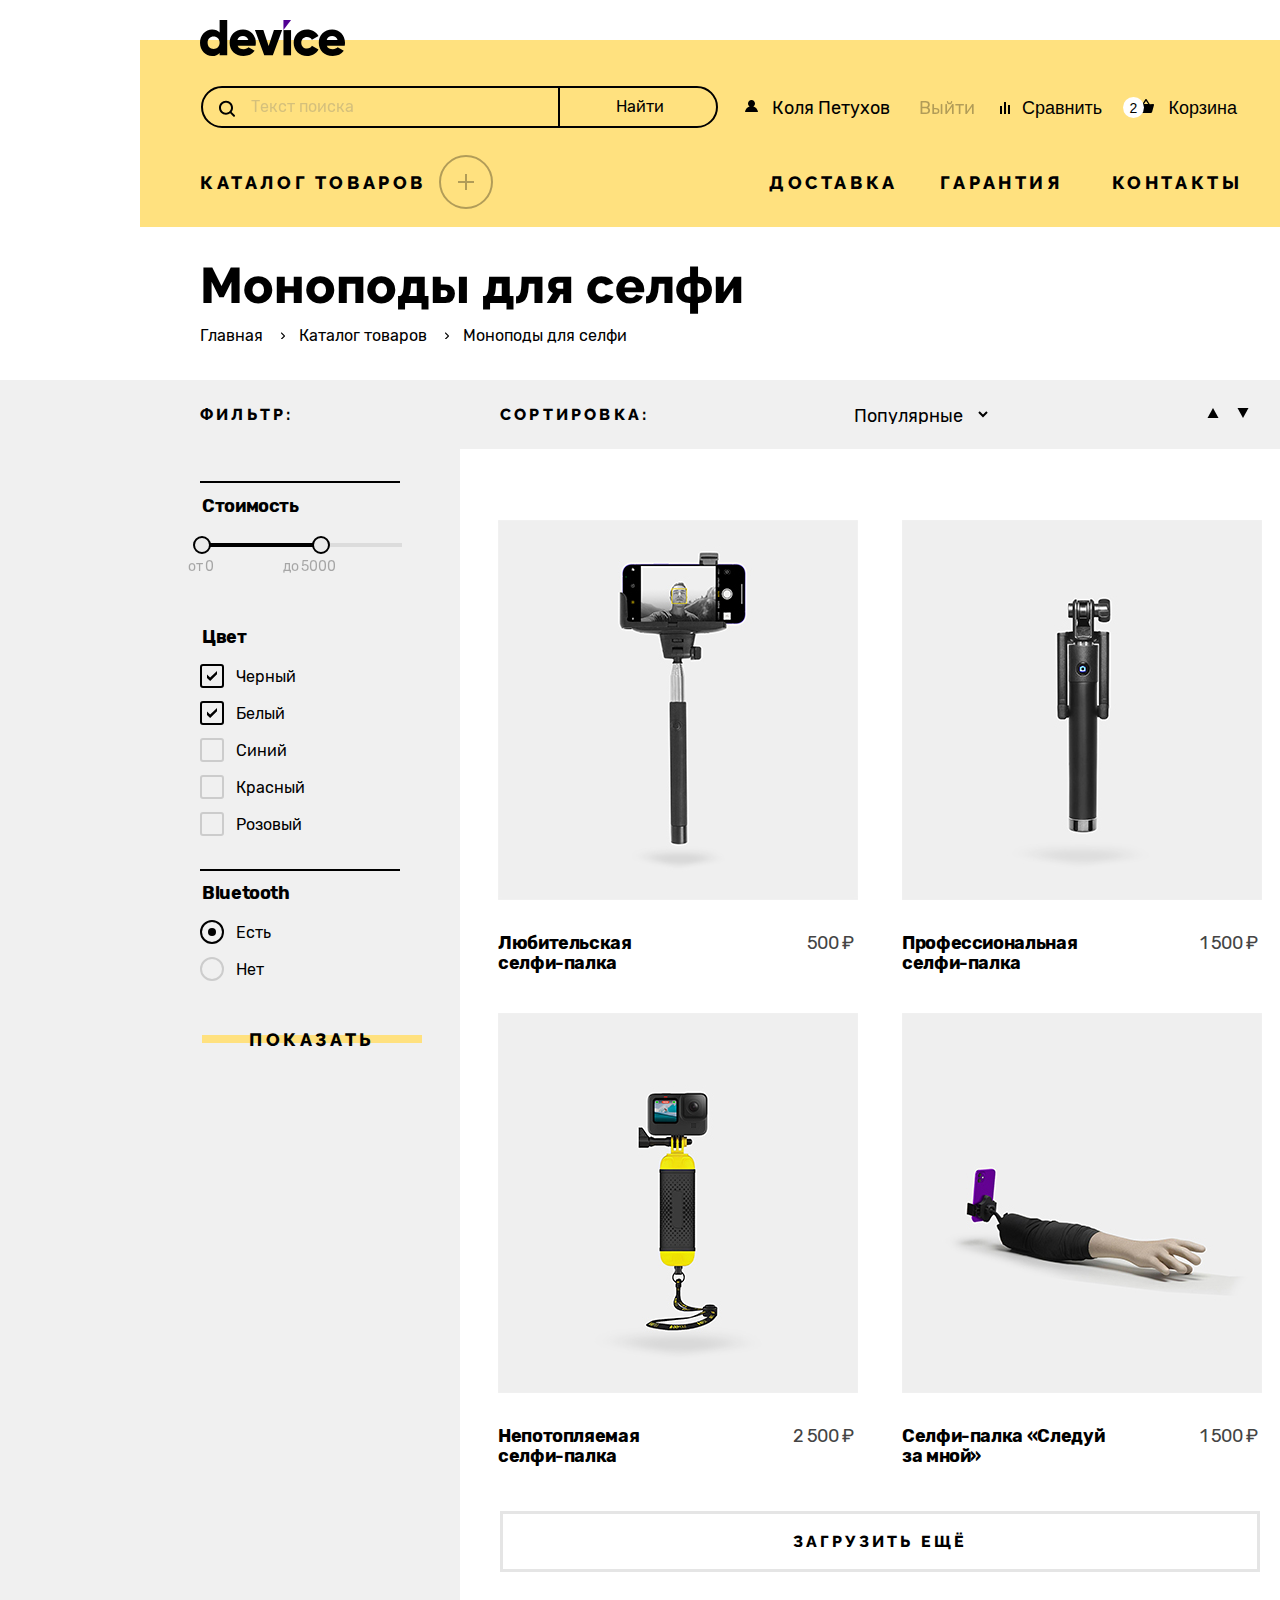
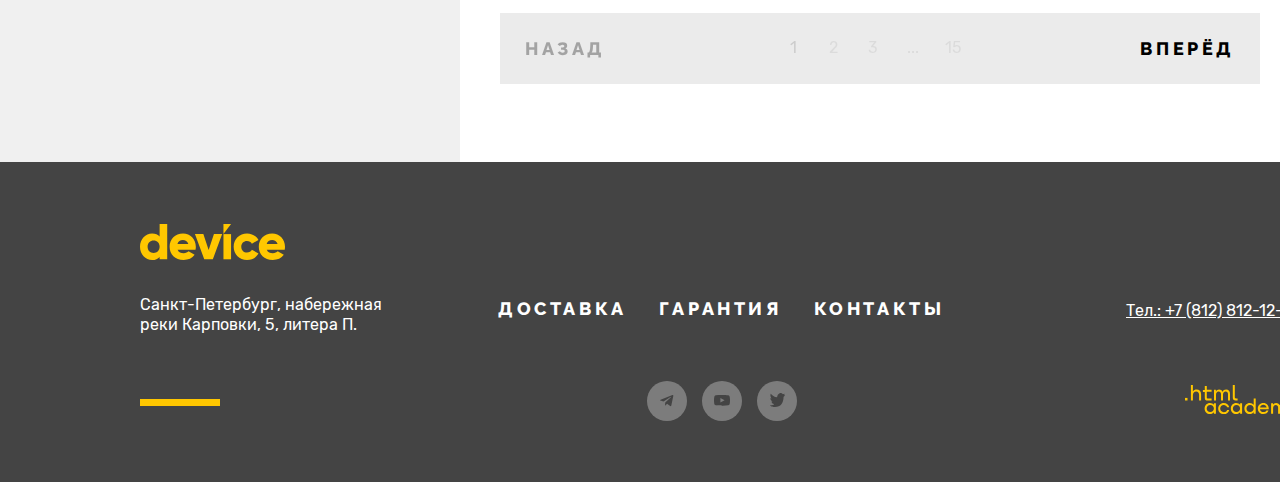
<file: catalog.html>
<!DOCTYPE html>
<html lang="ru">

  <head>
    <meta charset="utf-8">
    <title>HTML Academy: Девайс</title>
    <link rel="stylesheet" href="styles/styles.css">
    <link rel="icon" type="image/png" sizes="32x32" href="favicon.png">
  </head>

  <body>
    <header class="catalog-header">
      <a class="header-logo" href="index.html">
        <img class="header-logo-img" src="images/logo/logo.svg" width="145" height="36" alt="Логотип Device">
      </a>
      <nav class="navigation-properties">
        <ul class="navigation-find navigation-find-place">
          <li class="navigation-find-item">
            <form action="https://echo.htmlacademy.ru/courses" method="get">
              <label class="visually-hidden" for="text-find">Текст поиска</label>
              <input class="find" type="text" name="search" placeholder="Текст поиска" id="text-find" required>
              <button class="find-button" type="submit">Найти</button>
            </form>
          </li>
          <li class="navigation-catalog-button">
            <button class="name-account" type="button">Коля Петухов</button>
            <button class="exit-account" type="button">Выйти</button>
          </li>
        </ul>
        <ul class="basket">
          <li class="button-header button-header-compare">
            <button class="compare" type="button">Сравнить </button>
          </li>
          <li class="button-header button-header-basket">
            <button class="basket-svg" type="button">
              Корзина
            </button>

            <div class="popover popover-cart">
              <div class="popover-content">
                <ul class="cart-items-list">
                  <li class="cart-item">
                    <a class="popover-product" href="#">
                      <img class="popover-product-img" src="images/content/product-small-1.jpg" width="39" height="43"
                        alt="Селфи-палка с экраном">
                      <p class="cart-item-title first-product">Любительская селфи-палка</p>
                    </a>
                    <button class="cart-item-button" type="button">
                      <svg width="10" height="10" viewBox="0 0 10 10" fill="none" xmlns="http://www.w3.org/2000/svg">
                        <path
                          d="M10 1.07584L9.09091 0.166748L5 4.25766L0.909091 0.166748L0 1.07584L4.09091 5.16675L0 9.25766L0.909091 10.1667L5 6.07584L9.09091 10.1667L10 9.25766L5.90909 5.16675L10 1.07584Z"
                          fill="white" />
                      </svg>
                      <span class="visually-hidden">Удалить из корзины</span>
                    </button>
                  </li>
                  <li class="cart-item">
                    <a class="popover-product" href="#">
                      <img class="popover-product-img" src="images/content/product-small-2.jpg" width="39" height="43"
                        alt="Селфи-палка телескопическая">
                      <p class="cart-item-title second-product">Профессиональная селфи-палка</p>
                    </a>
                    <button class="cart-item-button" type="button">
                      <svg width="10" height="10" viewBox="0 0 10 10" fill="none" xmlns="http://www.w3.org/2000/svg">
                        <path
                          d="M10 1.07584L9.09091 0.166748L5 4.25766L0.909091 0.166748L0 1.07584L4.09091 5.16675L0 9.25766L0.909091 10.1667L5 6.07584L9.09091 10.1667L10 9.25766L5.90909 5.16675L10 1.07584Z"
                          fill="white" />
                      </svg>
                      <span class="visually-hidden">Удалить из корзины</span>
                    </button>
                  </li>
                  <li class="popover-sum">
                    <span class="popover-sum-product">Товаров: 2</span>
                    <span class="popover-sum-money">Сумма: 2000 ₽ </span>
                  </li>
                </ul>
                <a class="popover-button" href="#">
                  <span class="popover-button-open">Открыть корзину</span>
                </a>
              </div>
            </div>



          </li>
        </ul>
      </nav>
      <nav class="navigation navigation-catalog">
        <ul class="navigation-list">
          <li class="navigation-item-menu">
            <a class="navigation-link" href="#">
              <span> Каталог товаров </span>
            </a>
            <ul class="all-navigation-list">
              <li>
                <ul class="first-string">
                  <li class="all-navigation-item">
                    <a class="all-navigation-link" href="#">Виртуальная реальность</a>
                  </li>
                  <li class="all-navigation-item">
                    <a class="all-navigation-link" href="#">Фитнес-браслеты</a>
                  </li>
                  <li class="all-navigation-item">
                    <a class="all-navigation-link" href="#">Квадрокоптеры</a>
                  </li>
                </ul>
              </li>
              <li>
                <ul class="second-string">
                  <li class="all-navigation-item">
                    <a class="all-navigation-link" href="#">Моноподы для селфи</a>
                  </li>
                  <li class="all-navigation-item">
                    <a class="all-navigation-link" href="#">Умные часы</a>
                  </li>
                </ul>
              </li>
              <li>
                <ul class="third-string">
                  <li class="all-navigation-item">
                    <a class="all-navigation-link" href="#">Экшн-камеры</a>
                  </li>
                </ul>
              </li>
            </ul>
          </li>
        </ul>
        <ul class="navigation-conditions">
          <li class="navigation-conditions-item">
            <a class="navigation-conditions-link" href="#">Доставка</a>
          </li>
          <li class="navigation-conditions-item">
            <a class="navigation-conditions-link" href="#">Гарантия</a>
          </li>
          <li class="navigation-conditions-item">
            <a class="navigation-conditions-link" href="#">Контакты</a>
          </li>
        </ul>
      </nav>
    </header>
    <main class="catalog-main main-conteiner">
      <header class="catalog-header-main">
        <h1 class="catalog-name-choice">Моноподы для селфи</h1>
        <ul class="breadcrumbs">
          <li class="breadcrumbs-item">
            <a class="breadcrumbs-link" href="index.html">Главная</a>
          </li>
          <li class="breadcrumbs-item">
            <a class="breadcrumbs-link" href="#">Каталог товаров</a>
          </li>
          <li class="breadcrumbs-item">
            <a class="breadcrumbs-link" href="#">Моноподы для селфи</a>
          </li>
        </ul>
      </header>
      <div class="page-catalog">
        <section class="catalog-products">
          <h2 class="visually-hidden">Список товаров с фильтрами</h2>
          <div class="choice">
            <h2 class="name-choice">Фильтр:</h2>
            <form class="catalog-filter" action="https://echo.htmlacademy.ru/" method="get">

              <fieldset class="catalog-filter-group-cost">
                <legend class="cost">Стоимость</legend>
                <div class="range">
                  <div class="range-scale">
                    <div class="range-bar" style="left: 0; width: 119px">
                      <button class="range-toggle toggle-min" type="button">
                        <span class="visually-hidden">Изменить минимальную цену.</span>
                      </button>
                      <button class="range-toggle toggle-max" type="button">
                        <span class="visually-hidden">Изменить максимальную цену.</span>
                      </button>
                    </div>
                  </div>

                  <div class="range-wrapper-inputs">
                    <label class="catalog-filter-label">
                      от <input class="range-input" type="number" value="0" name="min-price" tabindex="0">
                    </label>
                    <label class="catalog-filter-label">
                      до <input class="range-input" type="number" value="5000" name="max-price" style="width: 55px" tabindex="0">
                    </label>
                  </div>
                </div>
              </fieldset>

              <fieldset class="catalog-filter-group">
                <legend class="catalog-filter-title">Цвет</legend>
                <ul class="catalog-filter-list">
                  <li class="catalog-filter-item">
                    <label class="control">
                      <input class="control-input visually-hidden" type="checkbox" name="black" checked>
                      <span class="control-mark"></span>
                      <span class="control-label"> Черный</span>
                    </label>
                  </li>
                  <li class="catalog-filter-item">
                    <label class="control">
                      <input class="control-input visually-hidden" type="checkbox" name="white" checked>
                      <span class="control-mark"></span>
                      <span class="control-label">Белый</span>
                    </label>
                  </li>
                  <li class="catalog-filter-item">
                    <label class="control">
                      <input class="control-input visually-hidden" type="checkbox" name="blue">
                      <span class="control-mark"></span>
                      <span class="control-label">Синий</span>
                    </label>
                  </li>
                  <li class="catalog-filter-item">
                    <label class="control">
                      <input class="control-input visually-hidden" type="checkbox" name="red">
                      <span class="control-mark"></span>
                      <span class="control-label">Красный</span>
                    </label>
                  </li>
                  <li class="catalog-filter-item">
                    <label class="control">
                      <input class="control-input visually-hidden" type="checkbox" name="pink">
                      <span class="control-mark"></span>
                      <span class="control-label">Розовый</span>
                    </label>
                  </li>
                </ul>
              </fieldset>
              <fieldset class="catalog-filter-group-bluetooth">
                <legend class="catalog-filter-title">Bluetooth</legend>
                <ul class="catalog-filter-list">
                  <li class="catalog-filter-item">
                    <label class="control">
                      <input class="visually-hidden control-input" type="radio" name="product-group" value="yes"
                        checked>
                      <span class="control-mark"></span>
                      <span class="control-label">Есть</span>
                    </label>
                  </li>
                  <li class="catalog-filter-item">
                    <label class="control">
                      <input class="visually-hidden control-input" type="radio" name="product-group" value="no">
                      <span class="control-mark"></span>
                      <span class="control-label">Нет</span>
                    </label>
                  </li>
                </ul>
              </fieldset>
              <button class="button-show" type="button">Показать</button>
            </form>
          </div>
          <div class="catalog-right">
            <div class="section-sort">
              <span class="select-control">Сортировка:</span>
              <select class="select-control-choice">
                <option class="select-control-text" value="popular">Популярные</option>
                <option class="select-control-text" value="expensive">Сначала дорогие</option>
                <option class="select-control-text" value="cheap">Сначала дешовые</option>
              </select>
              <div class="conteiner-up-down">
                <a class="button-light-up" href="#">
                  <span class="visually-hidden">По уменьшению</span>
                </a>
                <a class="button-light-down" href="#">
                  <span class="visually-hidden">По увеличению</span>
                </a>
              </div>
            </div>
            <div class="catalog-product">
              <ul class="product-list">
                <li class="product-card">
                  <a class="product-card-link" href="#">
                    <img class="product-card-link-foto" src="images/content/product-1.jpg" width="360" height="380"
                      alt="">
                    <div class="product-description">
                      <h3 class="product-card-title">Любительская <br> селфи-палка</h3>
                      <b class="product-card-price">500 ₽</b>
                    </div>
                  </a>
                  <div class="modal-container-catalog">
                    <a class="modal-button-catalog">Подробнее</a>
                  </div>
                </li>
                <li class="product-card">
                  <a class="product-card-link" href="#">
                    <img class="product-card-link-foto" src="images/content/product-2.jpg" width="360" height="380"
                      alt="">
                    <div class="product-description">
                      <h3 class="product-card-title">Профессиональная селфи-палка </h3>
                      <b class="product-card-price">1 500 ₽</b>
                    </div>
                  </a>
                  <div class="modal-container-catalog ">
                    <a class="modal-button-catalog">Подробнее</a>
                  </div>
                </li>
                <li class="product-card">
                  <a class="product-card-link" href="#">
                    <img class="product-card-link-foto" src="images/content/product-3.jpg" width="360" height="380"
                      alt="">
                    <div class="product-description">
                      <h3 class="product-card-title">Непотопляемая <br> селфи-палка </h3>
                      <b class="product-card-price">2 500 ₽</b>
                    </div>
                  </a>
                  <div class="modal-container-catalog">
                    <a class="modal-button-catalog">Подробнее</a>
                  </div>
                </li>
                <li class="product-card">
                  <a class="product-card-link" href="#">
                    <img class="product-card-link-foto" src="images/content/product-4.jpg" width="360" height="380"
                      alt="">
                    <div class="product-description">
                      <h3 class="product-card-title">Селфи-палка «Следуй<br> за мной» </h3>
                      <b class="product-card-price">1 500 ₽</b>
                    </div>
                  </a>
                  <div class="modal-container-catalog">
                    <a class="modal-button-catalog">Подробнее</a>
                  </div>
                </li>
              </ul>
              <a class="pagination-show-more" href="#">Загрузить ещё</a>
              <div class="pagination-all">
                <a class="back" href="#">Назад</a>
                <ul class="pagination">
                  <li class="pagination-item">
                    <a class="pagination-link pagination-current" tabindex="0">1</a>
                  </li>
                  <li class="pagination-item">
                    <a class="pagination-link" href="#">2</a>
                  </li>
                  <li class="pagination-item">
                    <a class="pagination-link" href="#">3</a>
                  </li>
                  <li class="pagination-item">
                    <a class="pagination-link" href="#">...</a>
                  </li>
                  <li class="pagination-item">
                    <a class="pagination-link" href="#">15</a>
                  </li>
                </ul>
                <a class="next" href="#">Вперёд</a>
              </div>
            </div>
          </div>
        </section>
      </div>
    </main>
    <footer class="catalog-footer catalog-footer-down">
      <div class="footer-conteiner">
        <div class="footer-logo-adress">
          <a class="adress-footer-logo-go" href="index.html">
            <img class="adress-footer-logo" src="images/logo/logo-footer.svg" width="145" height="36"
              alt="Логотип Device">
          </a>
          <address class="adress-footer">
            <p class="adress-footer-text">Санкт-Петербург, набережная реки Карповки, 5, литера П.</p>
          </address>
        </div>
        <section class="navigation-footer">
          <h2 class="visually-hidden">Краткая основная информация</h2>
          <div class="navigation-footer-item-conteiner">
            <a class="navigation-footer-item" href="#">Доставка</a>
            <a class="navigation-footer-item" href="#">Гарантия</a>
            <a class="navigation-footer-item" href="#">Контакты</a>
          </div>
          <div class="social-footer">
            <ul class="social-footer-list">
              <li class="social-footer-item">
                <a class="telegram" href="https://t.me/htmlacademy">
                  <svg class="social-network" aria-hidden="true" focusable="false" width="14" height="12"
                    viewBox="0 0 14 12" fill="none" xmlns="http://www.w3.org/2000/svg">
                    <path
                      d="M12.4431 0.0735832L0.623071 4.63158C-0.183596 4.95558 -0.178929 5.40558 0.475071 5.60625L3.50974 6.55292L10.5311 2.12292C10.8631 1.92092 11.1664 2.02958 10.9171 2.25092L5.2284 7.38492H5.22707L5.2284 7.38558L5.01907 10.5136C5.32574 10.5136 5.46107 10.3729 5.63307 10.2069L7.10707 8.77358L10.1731 11.0382C10.7384 11.3496 11.1444 11.1896 11.2851 10.5149L13.2977 1.02958C13.5037 0.203583 12.9824 -0.170417 12.4431 0.0735832Z"
                      fill="#444444" />
                  </svg>
                  <span class="visually-hidden">Телеграмм</span>
                </a>
              </li>
              <li class="social-footer-item">
                <a class="youtube" href="https://www.youtube.com/user/htmlacademyru">
                  <svg class="social-network" aria-hidden="true" focusable="false" width="16" height="11"
                    viewBox="0 0 16 11" fill="none" xmlns="http://www.w3.org/2000/svg">
                    <path
                      d="M15.6671 1.67464C15.5765 1.35146 15.4 1.05887 15.1564 0.827973C14.9059 0.589975 14.5989 0.41973 14.2644 0.333306C13.0124 0.00330585 7.99641 0.00330593 7.99641 0.00330593C5.9053 -0.0204856 3.8147 0.0841556 1.73641 0.316639C1.40187 0.409448 1.09545 0.583497 0.844411 0.823306C0.597745 1.06064 0.419078 1.35331 0.325745 1.67397C0.10154 2.8818 -0.00739387 4.1082 0.000411455 5.33664C-0.00758854 6.56397 0.101078 7.78997 0.325745 8.99931C0.417078 9.31864 0.595078 9.60997 0.842411 9.84531C1.08974 10.0806 1.39774 10.2506 1.73641 10.3406C3.00508 10.67 7.99641 10.67 7.99641 10.67C10.0902 10.6938 12.1835 10.5892 14.2644 10.3566C14.5989 10.2702 14.9059 10.1 15.1564 9.86197C15.3999 9.63112 15.5762 9.33849 15.6664 9.01531C15.8965 7.80794 16.0083 6.58103 16.0004 5.35197C16.0177 4.11771 15.906 2.88502 15.6671 1.67397V1.67464ZM6.40174 7.61931V3.05464L10.5751 5.33731L6.40174 7.61931Z"
                      fill="#444444" />
                  </svg>
                  <span class="visually-hidden">Ютуб</span>
                </a>
              </li>
              <li class="social-footer-item">
                <a class="twitter" href="https://twitter.com/htmlacademy-ru">
                  <svg class="social-network" aria-hidden="true" focusable="false" width="15" height="15"
                    viewBox="0 0 15 15" fill="none" xmlns="http://www.w3.org/2000/svg">
                    <path
                      d="M9.7 0.155143C11.2 -0.344857 12.3 0.455143 12.9 1.25514C13.4 1.05514 14 0.855143 14.6 0.655143C14.6 1.45514 14.1 2.05514 13.8 2.25514C14.5 2.45514 15 1.85514 15 1.85514C14.9 2.75514 14.1 3.55514 13.6 3.75514C13.4 10.0551 10.8 14.1551 4.7 14.0551C4.2 14.0551 4.8 14.0551 4.3 14.0551C4 14.0551 0.6 13.6551 0 12.2551C2 12.4551 3.4 11.8551 4.1 11.1551C3.3 10.8551 1.7 10.7551 1.5 8.35514C1.8 8.55514 2 8.65514 2.6 8.55514C1.5 7.75514 0.3 7.05514 0.4 5.05514C0.7 5.35514 1.3 5.55514 1.6 5.45514C1 5.25514 -0.2 2.35514 0.8 0.855143C2.4 2.55514 4.1 4.25514 7.1 4.35514C7.3 2.25514 8.1 0.855143 9.7 0.155143Z"
                      fill="#444444" />
                  </svg>
                  <span class="visually-hidden">Твитер</span>
                </a>
              </li>
            </ul>
          </div>
        </section>
        <div class="telephone-logo">
          <a class="telephone-footer" href="tel:+78128121212">Тел.: +7 (812) 812-12-12</a>
          <a class="logo-htmlacademy" href="https://htmlacademy.ru/">
            <svg aria-hidden="true" focusable="false" width="115" height="33" viewBox="0 0 115 33"
              fill="none" xmlns="http://www.w3.org/2000/svg">
              <path class="html-svg" d="M0 12.9V15.5H2.5V12.9H0Z" fill="#FFC700" />
              <path class="html-svg"
                d="M11.6 4.5C10 4.5 8.8 5.2 8 6.2H7.9V0H5.9V15.5H7.9V10.2C7.9 8.1 9.2 6.6 11.2 6.6C13 6.6 14.1 8 14.1 9.8V15.5H16.1V9.4C16.2 6.4 14.3 4.5 11.6 4.5Z"
                fill="#FFC700" />
              <path class="html-svg"
                d="M26.6 4.8H21.8V1.1H19.8V4.9H17.9V6.9H19.8V12.9C19.8 14.6 20.8 15.6 22.5 15.6H26.6V13.6H22.9C22.2 13.6 21.8 13.2 21.8 12.5V6.8H26.6V4.8Z"
                fill="#FFC700" />
              <path class="html-svg"
                d="M41.1 4.6C39.5 4.6 38.2 5.4 37.6 6.7H37.5C36.9 5.5 35.7 4.6 34.1 4.6C32.7 4.6 31.6 5.4 31 6.4H30.9V4.8H29V15.4H31V10C31 8 32 6.5 33.6 6.5C35.1 6.5 36 7.5 36 9.1V15.4H38V9.8C38 7.4 39.4 6.5 40.6 6.5C42.1 6.5 43 7.5 43 9.1V15.4H45V8.9C45.1 6.4 43.6 4.6 41.1 4.6Z"
                fill="#FFC700" />
              <path class="html-svg" d="M47.8 12.7C47.8 14.4 48.8 15.4 50.6 15.4H52.6V13.4H50.9C50.2 13.4 49.8 13 49.8 12.3V0H47.8V12.7Z"
                fill="#FFC700" />
              <path class="html-svg"
                d="M28.9 19.7C28 18.6 26.7 17.9 25 17.9C21.9 17.9 19.6 20.2 19.6 23.5C19.6 26.8 21.9 29.1 25 29.1C26.8 29.1 28 28.3 28.8 27.2H28.9V28.8H30.9V18.2H28.9V19.7ZM25.3 27.1C23.1 27.1 21.7 25.5 21.7 23.5C21.7 21.5 23.1 19.9 25.3 19.9C27.5 19.9 28.9 21.5 28.9 23.5C28.9 25.4 27.5 27.1 25.3 27.1Z"
                fill="#FFC700" />
              <path class="html-svg"
                d="M44.2 22C43.7 19.6 41.6 17.9 38.8 17.9C35.4 17.9 33.2 20.4 33.2 23.5C33.2 26.6 35.4 29.1 38.8 29.1C41.6 29.1 43.7 27.3 44.2 24.9H42.1C41.7 26.2 40.4 27.2 38.8 27.2C36.6 27.2 35.2 25.6 35.2 23.6C35.2 21.6 36.6 20 38.8 20C40.4 20 41.6 21 42.1 22.2H44.2V22Z"
                fill="#FFC700" />
              <path class="html-svg"
                d="M55.1 19.7C54.2 18.6 52.9 17.9 51.2 17.9C48.1 17.9 45.8 20.2 45.8 23.5C45.8 26.8 48.1 29.1 51.2 29.1C53 29.1 54.2 28.3 55 27.2H55.1V28.8H57.1V18.2H55.1V19.7ZM51.5 27.1C49.3 27.1 47.9 25.5 47.9 23.5C47.9 21.5 49.3 19.9 51.5 19.9C53.7 19.9 55.1 21.5 55.1 23.5C55.1 25.4 53.6 27.1 51.5 27.1Z"
                fill="#FFC700" />
              <path class="html-svg"
                d="M68.7 19.8C67.8 18.7 66.5 17.9 64.8 17.9C61.7 17.9 59.4 20.2 59.4 23.5C59.4 26.8 61.6 29.1 64.8 29.1C66.5 29.1 67.8 28.3 68.6 27.3H68.7V28.8H70.7V13.4H68.7V19.8ZM65.1 27.1C62.9 27.1 61.5 25.5 61.5 23.5C61.5 21.5 62.9 19.9 65.1 19.9C67.3 19.9 68.7 21.5 68.7 23.5C68.6 25.5 67.2 27.1 65.1 27.1Z"
                fill="#FFC700" />
              <path class="html-svg"
                d="M78.3 17.9C75 17.9 72.8 20.4 72.8 23.5C72.8 26.5 74.9 29.1 78.3 29.1C80.8 29.1 82.8 27.8 83.5 25.5H81.4C80.9 26.5 79.8 27.1 78.4 27.1C76.5 27.1 75.1 25.8 75 24.2H83.8C84 20.6 81.8 17.9 78.3 17.9ZM78.3 19.8C80 19.8 81.3 20.8 81.6 22.4H75.1C75.4 20.9 76.6 19.8 78.3 19.8Z"
                fill="#FFC700" />
              <path class="html-svg"
                d="M98.2 17.9C96.6 17.9 95.3 18.7 94.6 19.9H94.5C93.9 18.7 92.7 17.9 91.1 17.9C89.7 17.9 88.6 18.6 88 19.7V18.2H86.1V28.8H88.1V23.4C88.1 21.4 89.1 20 90.7 19.9C92.2 19.9 93.1 20.9 93.1 22.5V28.8H95.1V23.2C95.1 20.8 96.5 19.9 97.7 19.9C99.2 19.9 100.1 20.9 100.1 22.5V28.8H102.1V22.3C102.2 19.7 100.7 17.9 98.2 17.9Z"
                fill="#FFC700" />
              <path class="html-svg"
                d="M109.4 27L105.8 18.1H103.6L108.4 29.7C108.1 30.6 107.7 30.9 106.7 30.9H104.2V32.9H106.7C108.5 32.9 109.5 32.1 110.2 30.3L114.9 18.1H112.8L109.4 27Z"
                fill="#FFC700" />
            </svg></a>
        </div>
      </div>
    </footer>

  </body>

</html>
</file>
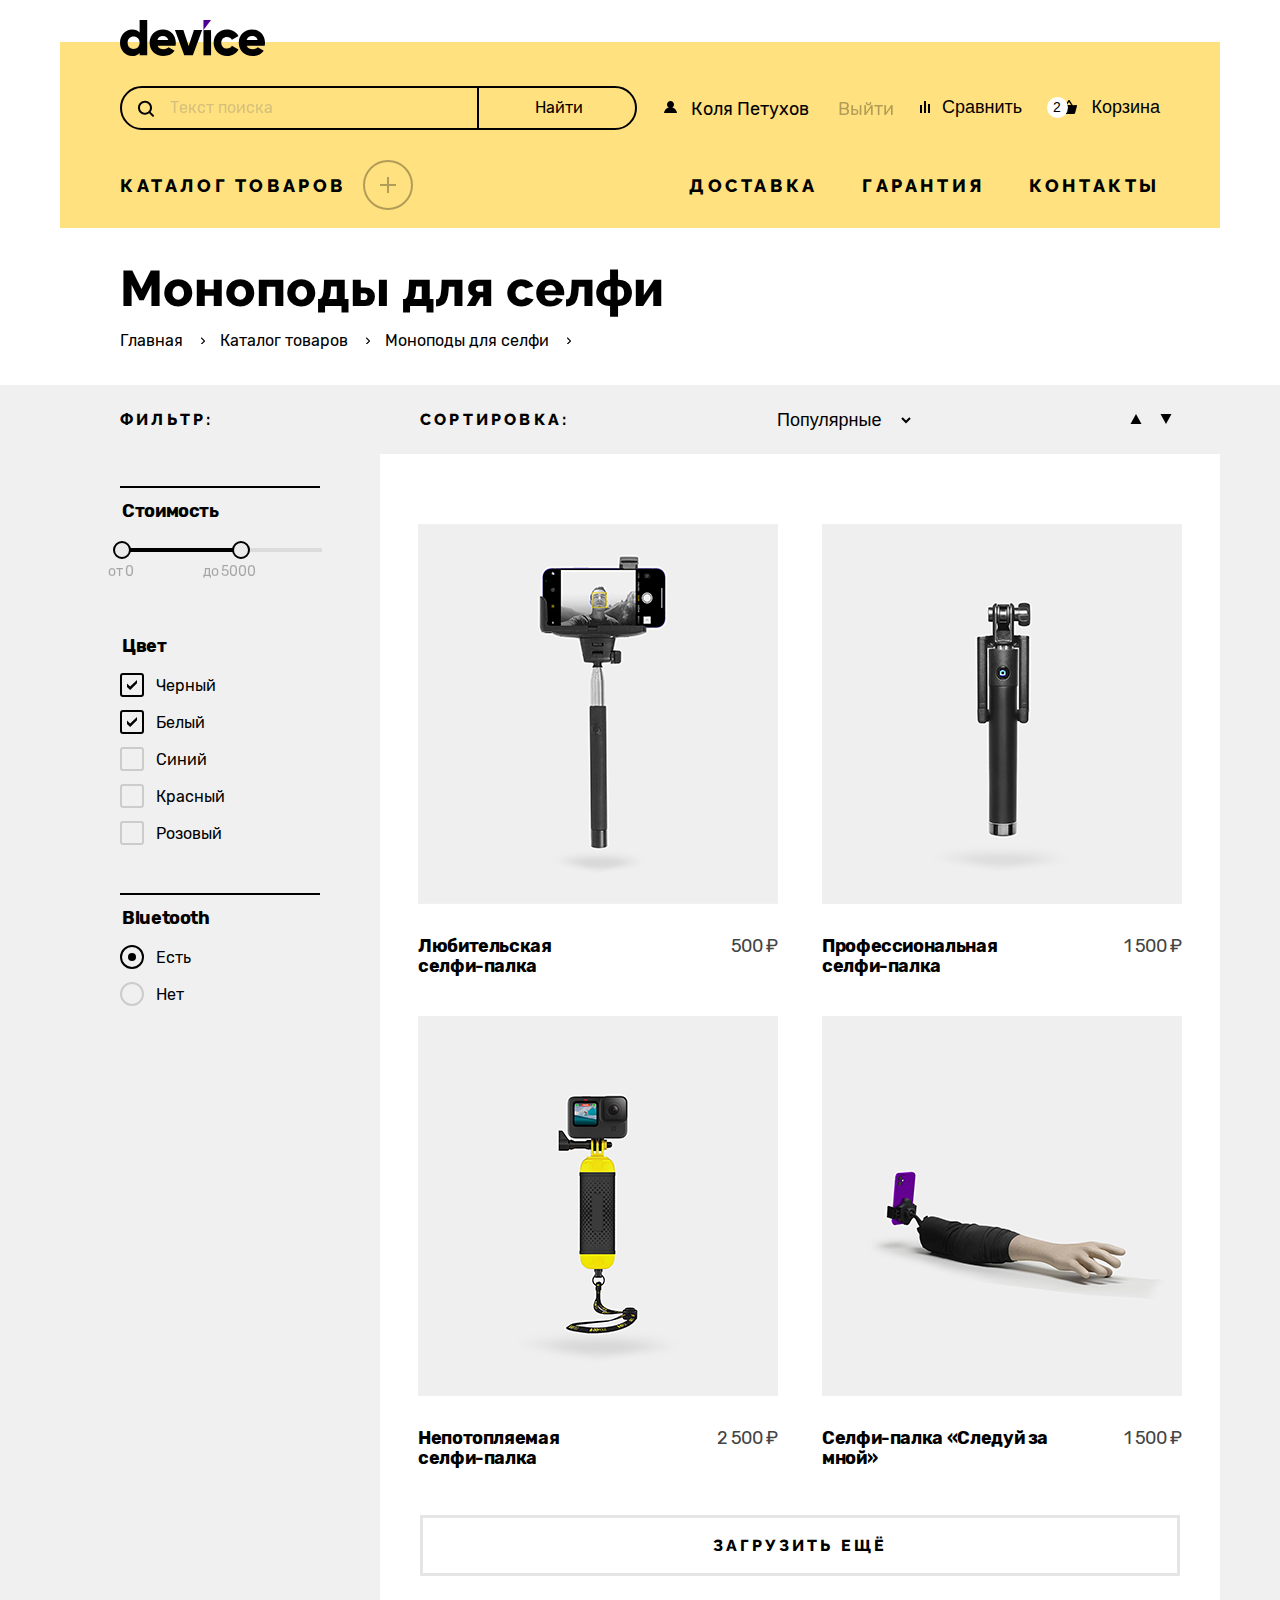
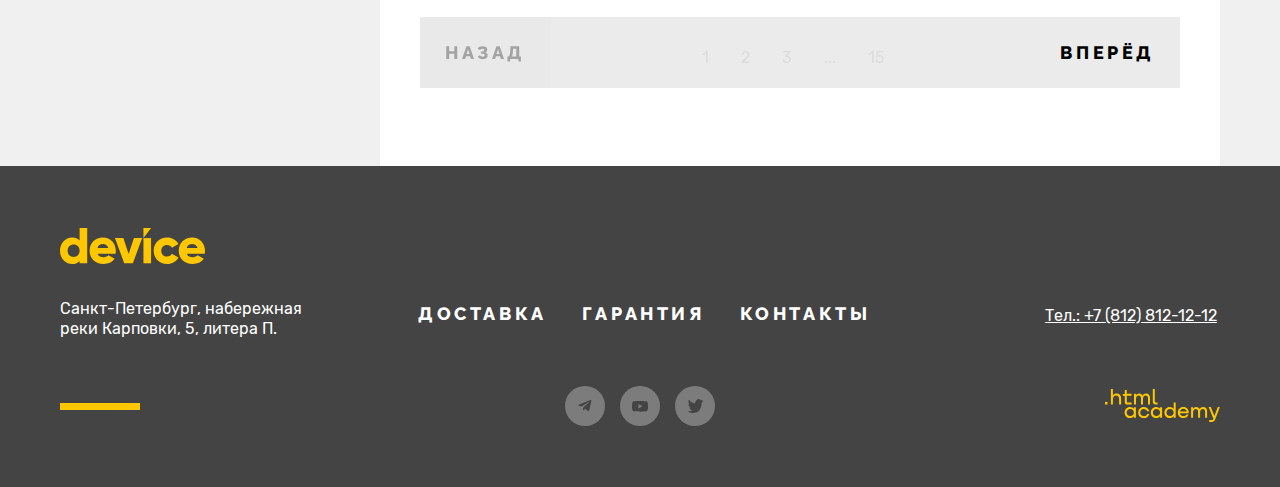
<file: 9/catalog.html>
<!DOCTYPE html>
<html lang="ru">

  <head>
    <meta charset="utf-8">
    <title>HTML Academy: Девайс</title>
    <link rel="stylesheet" href="styles/styles.css">
    <base href="https://htmlacademy-htmlcss.github.io/2322247-device-1/9/">
</head>

  <body>
    <header class="catalog_header">
      <a class="header_logo" href="index.html">
        <img class="header_logo_img" src="images/logo/logo.svg" width="145" height="36" alt="Логотип Device">
      </a>
      <nav class="navigation_properties">
        <ul class="navigation_find">
          <li class="navigation_find_item">
            <form action="https://echo.htmlacademy.ru/courses" method="get">
              <label class="visually-hidden" for="text_find">Текст поиска</label>
              <input class="find" type="text" name="search" placeholder="Текст поиска" id="text_find">
              <label class="visually-hidden" for="button_find">Найти</label>
              <input class="find_button" type="submit" value="Найти" id="button_find">
            </form>
          </li>
          <li class="navigation_catalog_button">
            <button type="button" class="name_account">Коля Петухов</button>
            <button type="button" class="exit_account">Выйти</button>
          </li>
        </ul>
        <ul class="basket">
          <li class="button_header">
            <button type="button" class="compare">Сравнить </button>
          </li>
          <li class="button_header">
            <button type="button" class="basket_svg">
              <span class="counter">2</span>
              Корзина
            </button>

            <div class="popover popover-cart">
              <div class="popover-content">
                <ul class="cart-items-list">
                  <li class="cart-item">
                    <a class="popover-product" href="#">
                      <img class="popover-product-img" src="images/content/product-1-small.jpg" width="39" height="43">
                      <p class="cart-item-title first_product">Любительская селфи-палка</p>
                    </a>
                    <button type="button" class="cart-item-button">
                      <svg width="10" height="10" viewBox="0 0 10 10" fill="none" xmlns="http://www.w3.org/2000/svg">
                        <path
                          d="M10 1.07584L9.09091 0.166748L5 4.25766L0.909091 0.166748L0 1.07584L4.09091 5.16675L0 9.25766L0.909091 10.1667L5 6.07584L9.09091 10.1667L10 9.25766L5.90909 5.16675L10 1.07584Z"
                          fill="white" />
                      </svg>
                      <span class="visually-hidden">Удалить из корзины</span>
                    </button>
                  </li>
                  <li class="cart-item">
                    <a class="popover-product" href="#">
                      <img class="popover-product-img" src="images/content/product-2-small.jpg" width="39" height="43">
                      <p class="cart-item-title second_product">Профессиональная селфи-палка</p>
                    </a>
                    <button type="button" class="cart-item-button">
                      <svg width="10" height="10" viewBox="0 0 10 10" fill="none" xmlns="http://www.w3.org/2000/svg">
                        <path
                          d="M10 1.07584L9.09091 0.166748L5 4.25766L0.909091 0.166748L0 1.07584L4.09091 5.16675L0 9.25766L0.909091 10.1667L5 6.07584L9.09091 10.1667L10 9.25766L5.90909 5.16675L10 1.07584Z"
                          fill="white" />
                      </svg>
                      <span class="visually-hidden">Удалить из корзины</span>
                    </button>
                  </li>
                  <li class="popover-sum">
                    <span class="popover-sum-product">Товаров: 2</span>
                    <span class="popover-sum-money">Сумма: 2000 ₽ </span>
                  </li>
                </ul>
                <a class="popover-button" href="#">
                  <span class="popover-button-open">Открыть корзину</span>
                </a>
              </div>
            </div>



          </li>
        </ul>
      </nav>
      <nav class="navigation">
        <ul class="navigation_list">
          <li class="navigation_item">
            <a class="navigation_link">
              <span> Каталог товаров </span>
              <svg class="menu_catalog" aria-hidden="true" focusable="false" width="50" height="50" viewBox="0 0 50 50"
                fill="none" xmlns="http://www.w3.org/2000/svg"  opacity="0.3">
                <circle cx="25" cy="25" r="24" stroke="black" stroke-width="2" />
                <g clip-path="url(#clip0_49936_978)">
                  <path d="M33 24H26V17H24V24H17V26H24V33H26V26H33V24Z" fill="black" />
                </g>
                <defs>
                  <clipPath id="clip0_49936_978">
                    <rect width="16" height="16" fill="white" transform="translate(17 17)" />
                  </clipPath>
                </defs>
              </svg>
            </a>
            <ul class="all_navigation_list">
              <div class="all_colums">
              <div class="fisrt_colums">
              <li class="all_navigation_item">
                <a class="all_navigation_link" href="#">Виртуальная реальность</a>
              </li>
              <li class="all_navigation_item">
                <a class="all_navigation_link" href="#">Моноподы для селфи</a>
              </li>
              <li class="all_navigation_item">
                <a class="all_navigation_link" href="#">Экшн-камеры</a>
              </li>
            </div>
            <div class="second_colums">
              <li class="all_navigation_item">
                <a class="all_navigation_link" href="#">Фитнес-браслеты</a>
              </li>
              <li class="all_navigation_item">
                <a class="all_navigation_link" href="#">Умные часы</a>
              </li>
            </div>
              <li class="all_navigation_item third_colums">
                <a class="all_navigation_link" href="#">Квадрокоптеры</a>
              </li>
            </div>
            </ul>
          </li>
        </ul>
        <ul class="navigation_conditions">
          <li class="navigation_conditions_item">
            <a class="navigation_conditions_link" href="#">Доставка</a>
          </li>
          <li class="navigation_conditions_item">
            <a class="navigation_conditions_link" href="#">Гарантия</a>
          </li>
          <li class="navigation_conditions_item">
            <a class="navigation_conditions_link" href="#">Контакты</a>
          </li>
        </ul>
      </nav>
    </header>
    <main class="catalog_main main_conteiner">
      <header class="catalog_header_main">
        <h1 class="catalog_name_choice">Моноподы для селфи</h1>
        <ul class="breadcrumbs">
          <li class="breadcrumbs-item">
            <a class="breadcrumbs-link" href="index.html">Главная</a>
          </li>
          <li class="breadcrumbs-item">
            <a class="breadcrumbs-link" href="#">Каталог товаров</a>
          </li>
          <li class="breadcrumbs-item">
            <a class="breadcrumbs-link">Моноподы для селфи</a>
          </li>
        </ul>
      </header>
      <div class="page_catalog">
        <section class="catalog_products">
          <h2 class="visually-hidden">Список товаров с фильтрами</h2>
          <div class="choice">
            <h2 class="name_choice">Фильтр:</h2>
            <form class="catalog_filter" action="https://echo.htmlacademy.ru/" method="get">

              <fieldset class="catalog-filter-group-cost">
                <legend class="cost">Стоимость</legend>
                <div class="range">
                  <div class="range-scale">
                    <div class="range-bar" style="left: 0; width: 119px">
                      <button class="range-toggle toggle-min">
                        <span class="visually-hidden">Изменить минимальную цену.</span>
                      </button>
                      <button class="range-toggle toggle-max">
                        <span class="visually-hidden">Изменить максимальную цену.</span>
                      </button>
                    </div>
                  </div>

                  <div class="range-wrapper-inputs">
                    <label class="catalog-filter-label">
                      от <input class="range-input" type="number" value="0" name="min-price">
                    </label>
                    <label class="catalog-filter-label">
                      до <input class="range-input" type="number" value="5000" name="max-price" style="width: 55px">
                    </label>
                  </div>
                </div>
              </fieldset>

              <fieldset class="catalog-filter-group">
                <legend class="catalog-filter-title">Цвет</legend>
                <ul class="catalog-filter-list">
                  <li class="catalog-filter-item">
                    <label class="control">
                      <input class="visually-hidden control-input" type="checkbox" name="black" checked>
                      <span class="control-mark"></span>
                      <span class="control-label"> Черный</span>
                    </label>
                  </li>
                  <li class="catalog-filter-item">
                    <label class="control">
                      <input class="visually-hidden control-input" type="checkbox" name="white" checked>
                      <span class="control-mark"></span>
                      <span class="control-label">Белый</span>
                    </label>
                  </li>
                  <li class="catalog-filter-item">
                    <label class="control">
                      <input class="visually-hidden control-input" type="checkbox" name="blue">
                      <span class="control-mark"></span>
                      <span class="control-label">Синий</span>
                    </label>
                  </li>
                  <li class="catalog-filter-item">
                    <label class="control">
                      <input class="visually-hidden control-input" type="checkbox" name="red">
                      <span class="control-mark"></span>
                      <span class="control-label">Красный</span>
                    </label>
                  </li>
                  <li class="catalog-filter-item">
                    <label class="control">
                      <input class="visually-hidden control-input" type="checkbox" name="pink">
                      <span class="control-mark"></span>
                      <span class="control-label">Розовый</span>
                    </label>
                  </li>
                </ul>
              </fieldset>
              <fieldset class="catalog-filter-group_bluetooth">
                <legend class="catalog-filter-title">Bluetooth</legend>
                <ul class="catalog-filter-list">
                  <li class="catalog-filter-item">
                    <label class="control">
                      <input class="visually-hidden control-input" type="radio" name="product-group" value="yes" checked>
                      <span class="control-mark"></span>
                      <span class="control-label">Есть</span>
                    </label>
                  </li>
                  <li class="catalog-filter-item">
                    <label class="control">
                      <input class="visually-hidden control-input" type="radio" name="product-group" value="no">
                      <span class="control-mark"></span>
                      <span class="control-label">Нет</span>
                    </label>
                  </li>
                </ul>
              </fieldset>
              <button class="button_show">Показать</button>
            </form>
          </div>
          <div class="catalog_right">
            <div class="section_sort">
              <span class="select-control">Сортировка:</span>
              <select class="select-control_choice">
                <option class="select-control-text" value="popular">Популярные</option>
              </select>
              <div class="conteiner_up_down">
                <a href="#" class="button-light-up">
                  <span class="visually-hidden">По уменьшению</span>
                </a>
                <a class="button-light-down" href="#">
                  <span class="visually-hidden">По увеличению</span>
                </a>
              </div>
            </div>
            <div class="catalog_product">
              <ul class="product-list">
                <li class="product-card">
                  <a class="product-card-link" href="#">
                    <img class="product-card-link-foto" src="images/content/product-2.jpg" width="360" height="380"
                      alt="">
                    <div class="product-description">
                      <h3 class="product-card-title">Любительская </br> селфи-палка</h3>
                      <b class="product-card-price">500 ₽</b>
                    </div>
                  </a>
                  <div class="modal-container-catalog">
                    <a class="modal-button-catalog" href="#">Подробнее</a>
                  </div>
                </li>
                <li class="product-card">
                  <a class="product-card-link" href="#">
                    <img class="product-card-link-foto" src="images/content/product-2-1.jpg" width="360" height="380"
                      alt="">
                    <div class="product-description">
                      <h3 class="product-card-title">Профессиональная селфи-палка </h3>
                      <b class="product-card-price">1 500 ₽</b>
                    </div>
                  </a>
                  <div class="modal-container-catalog">
                    <a class="modal-button-catalog" href="#">Подробнее</a>
                  </div>
                </li>
                <li class="product-card">
                  <a class="product-card-link" href="#">
                    <img class="product-card-link-foto" src="images/content/product-2-2.jpg" width="360" height="380"
                      alt="">
                    <div class="product-description">
                      <h3 class="product-card-title">Непотопляемая </br> селфи-палка </h3>
                      <b class="product-card-price">2 500 ₽</b>
                    </div>
                  </a>
                  <div class="modal-container-catalog">
                    <a class="modal-button-catalog" href="#">Подробнее</a>
                  </div>
                </li>
                <li class="product-card">
                  <a class="product-card-link" href="#">
                    <img class="product-card-link-foto" src="images/content/product-2-3.jpg" width="360" height="380"
                      alt="">
                    <div class="product-description">
                      <h3 class="product-card-title">Селфи-палка «Следуй за мной» </h3>
                      <b class="product-card-price">1 500 ₽</b>
                    </div>
                  </a>
                  <div class="modal-container-catalog">
                    <a class="modal-button-catalog" href="#">Подробнее</a>
                  </div>
                </li>
              </ul>
              <a class="pagination-show-more" type="button">Загрузить ещё</a>
              <div class="pagination_all">
                <a class="back" href="#">Назад</a>
                <ul class="pagination">
                  <li class="pagination-item">
                    <a class="pagination-link pagination-current">1</a>
                  </li>
                  <li class="pagination-item">
                    <a class="pagination-link" href="#">2</a>
                  </li>
                  <li class="pagination-item">
                    <a class="pagination-link" href="#">3</a>
                  </li>
                  <li class="pagination-item">
                    <a class="pagination-link" href="#">...</a>
                  </li>
                  <li class="pagination-item">
                    <a class="pagination-link" href="#">15</a>
                  </li>
                </ul>
                <a class="next" href="#">Вперёд</a>
              </div>
            </div>
          </div>
        </section>
      </div>
    </main>
    <footer class="catalog_footer">
      <div class="footer_conteiner">
        <div class="footer_logo_adress">
          <a class="adress_footer_logo_go" href="index.html">
            <img class="adress_footer_logo" src="images/logo/logo_footer.svg" width="145" height="36"
              alt="Логотип Device">
          </a>
          <address class="adress_footer">
            <p class="adress_footer_text">Санкт-Петербург, набережная реки Карповки, 5, литера П.</p>
          </address>
        </div>
        <section class="navigation_footer">
          <div class="navigation_footer_item_conteiner">
            <a class="navigation_footer_item">Доставка</a>
            <a class="navigation_footer_item">Гарантия</a>
            <a class="navigation_footer_item">Контакты</a>
          </div>
          <div class="social_footer">
            <ul class="social_footer_list">
              <li class="social_footer_item">
                <a class="telegram" href="#">
                  <svg class="social_network" aria-hidden="true" focusable="false" width="14" height="12"
                    viewBox="0 0 14 12" fill="none" xmlns="http://www.w3.org/2000/svg">
                    <path
                      d="M12.4431 0.0735832L0.623071 4.63158C-0.183596 4.95558 -0.178929 5.40558 0.475071 5.60625L3.50974 6.55292L10.5311 2.12292C10.8631 1.92092 11.1664 2.02958 10.9171 2.25092L5.2284 7.38492H5.22707L5.2284 7.38558L5.01907 10.5136C5.32574 10.5136 5.46107 10.3729 5.63307 10.2069L7.10707 8.77358L10.1731 11.0382C10.7384 11.3496 11.1444 11.1896 11.2851 10.5149L13.2977 1.02958C13.5037 0.203583 12.9824 -0.170417 12.4431 0.0735832Z"
                      fill="#444444" />
                  </svg>
                  <span class="visually-hidden">Телеграмм</span>
                </a>
              </li>
              <li class="social_footer_item">
                <a class="youtube" href="#">
                  <svg class="social_network" aria-hidden="true" focusable="false" width="16" height="11"
                    viewBox="0 0 16 11" fill="none" xmlns="http://www.w3.org/2000/svg">
                    <path
                      d="M15.6671 1.67464C15.5765 1.35146 15.4 1.05887 15.1564 0.827973C14.9059 0.589975 14.5989 0.41973 14.2644 0.333306C13.0124 0.00330585 7.99641 0.00330593 7.99641 0.00330593C5.9053 -0.0204856 3.8147 0.0841556 1.73641 0.316639C1.40187 0.409448 1.09545 0.583497 0.844411 0.823306C0.597745 1.06064 0.419078 1.35331 0.325745 1.67397C0.10154 2.8818 -0.00739387 4.1082 0.000411455 5.33664C-0.00758854 6.56397 0.101078 7.78997 0.325745 8.99931C0.417078 9.31864 0.595078 9.60997 0.842411 9.84531C1.08974 10.0806 1.39774 10.2506 1.73641 10.3406C3.00508 10.67 7.99641 10.67 7.99641 10.67C10.0902 10.6938 12.1835 10.5892 14.2644 10.3566C14.5989 10.2702 14.9059 10.1 15.1564 9.86197C15.3999 9.63112 15.5762 9.33849 15.6664 9.01531C15.8965 7.80794 16.0083 6.58103 16.0004 5.35197C16.0177 4.11771 15.906 2.88502 15.6671 1.67397V1.67464ZM6.40174 7.61931V3.05464L10.5751 5.33731L6.40174 7.61931Z"
                      fill="#444444" />
                  </svg>
                  <span class="visually-hidden">Ютуб</span>
                </a>
              </li>
              <li class="social_footer_item">
                <a class="twitter" href="#">
                  <svg class="social_network" aria-hidden="true" focusable="false" width="15" height="15"
                    viewBox="0 0 15 15" fill="none" xmlns="http://www.w3.org/2000/svg">
                    <path
                      d="M9.7 0.155143C11.2 -0.344857 12.3 0.455143 12.9 1.25514C13.4 1.05514 14 0.855143 14.6 0.655143C14.6 1.45514 14.1 2.05514 13.8 2.25514C14.5 2.45514 15 1.85514 15 1.85514C14.9 2.75514 14.1 3.55514 13.6 3.75514C13.4 10.0551 10.8 14.1551 4.7 14.0551C4.2 14.0551 4.8 14.0551 4.3 14.0551C4 14.0551 0.6 13.6551 0 12.2551C2 12.4551 3.4 11.8551 4.1 11.1551C3.3 10.8551 1.7 10.7551 1.5 8.35514C1.8 8.55514 2 8.65514 2.6 8.55514C1.5 7.75514 0.3 7.05514 0.4 5.05514C0.7 5.35514 1.3 5.55514 1.6 5.45514C1 5.25514 -0.2 2.35514 0.8 0.855143C2.4 2.55514 4.1 4.25514 7.1 4.35514C7.3 2.25514 8.1 0.855143 9.7 0.155143Z"
                      fill="#444444" />
                  </svg>
                  <span class="visually-hidden">Твитер</span>
                </a>
              </li>
            </ul>
          </div>
        </section>
        <div class="telephone_logo">
          <a class="telephone_footer" href="tel:+78128121212">Тел.: +7 (812) 812-12-12</a>
          <a class="logo_htmlacademy" href="https://htmlacademy.ru/">
            <svg class="html_svg" aria-hidden="true" focusable="false" width="115" height="33" viewBox="0 0 115 33"
              fill="none" xmlns="http://www.w3.org/2000/svg">
              <path d="M0 12.9V15.5H2.5V12.9H0Z" fill="#FFC700" />
              <path
                d="M11.6 4.5C10 4.5 8.8 5.2 8 6.2H7.9V0H5.9V15.5H7.9V10.2C7.9 8.1 9.2 6.6 11.2 6.6C13 6.6 14.1 8 14.1 9.8V15.5H16.1V9.4C16.2 6.4 14.3 4.5 11.6 4.5Z"
                fill="#FFC700" />
              <path
                d="M26.6 4.8H21.8V1.1H19.8V4.9H17.9V6.9H19.8V12.9C19.8 14.6 20.8 15.6 22.5 15.6H26.6V13.6H22.9C22.2 13.6 21.8 13.2 21.8 12.5V6.8H26.6V4.8Z"
                fill="#FFC700" />
              <path
                d="M41.1 4.6C39.5 4.6 38.2 5.4 37.6 6.7H37.5C36.9 5.5 35.7 4.6 34.1 4.6C32.7 4.6 31.6 5.4 31 6.4H30.9V4.8H29V15.4H31V10C31 8 32 6.5 33.6 6.5C35.1 6.5 36 7.5 36 9.1V15.4H38V9.8C38 7.4 39.4 6.5 40.6 6.5C42.1 6.5 43 7.5 43 9.1V15.4H45V8.9C45.1 6.4 43.6 4.6 41.1 4.6Z"
                fill="#FFC700" />
              <path d="M47.8 12.7C47.8 14.4 48.8 15.4 50.6 15.4H52.6V13.4H50.9C50.2 13.4 49.8 13 49.8 12.3V0H47.8V12.7Z"
                fill="#FFC700" />
              <path
                d="M28.9 19.7C28 18.6 26.7 17.9 25 17.9C21.9 17.9 19.6 20.2 19.6 23.5C19.6 26.8 21.9 29.1 25 29.1C26.8 29.1 28 28.3 28.8 27.2H28.9V28.8H30.9V18.2H28.9V19.7ZM25.3 27.1C23.1 27.1 21.7 25.5 21.7 23.5C21.7 21.5 23.1 19.9 25.3 19.9C27.5 19.9 28.9 21.5 28.9 23.5C28.9 25.4 27.5 27.1 25.3 27.1Z"
                fill="#FFC700" />
              <path
                d="M44.2 22C43.7 19.6 41.6 17.9 38.8 17.9C35.4 17.9 33.2 20.4 33.2 23.5C33.2 26.6 35.4 29.1 38.8 29.1C41.6 29.1 43.7 27.3 44.2 24.9H42.1C41.7 26.2 40.4 27.2 38.8 27.2C36.6 27.2 35.2 25.6 35.2 23.6C35.2 21.6 36.6 20 38.8 20C40.4 20 41.6 21 42.1 22.2H44.2V22Z"
                fill="#FFC700" />
              <path
                d="M55.1 19.7C54.2 18.6 52.9 17.9 51.2 17.9C48.1 17.9 45.8 20.2 45.8 23.5C45.8 26.8 48.1 29.1 51.2 29.1C53 29.1 54.2 28.3 55 27.2H55.1V28.8H57.1V18.2H55.1V19.7ZM51.5 27.1C49.3 27.1 47.9 25.5 47.9 23.5C47.9 21.5 49.3 19.9 51.5 19.9C53.7 19.9 55.1 21.5 55.1 23.5C55.1 25.4 53.6 27.1 51.5 27.1Z"
                fill="#FFC700" />
              <path
                d="M68.7 19.8C67.8 18.7 66.5 17.9 64.8 17.9C61.7 17.9 59.4 20.2 59.4 23.5C59.4 26.8 61.6 29.1 64.8 29.1C66.5 29.1 67.8 28.3 68.6 27.3H68.7V28.8H70.7V13.4H68.7V19.8ZM65.1 27.1C62.9 27.1 61.5 25.5 61.5 23.5C61.5 21.5 62.9 19.9 65.1 19.9C67.3 19.9 68.7 21.5 68.7 23.5C68.6 25.5 67.2 27.1 65.1 27.1Z"
                fill="#FFC700" />
              <path
                d="M78.3 17.9C75 17.9 72.8 20.4 72.8 23.5C72.8 26.5 74.9 29.1 78.3 29.1C80.8 29.1 82.8 27.8 83.5 25.5H81.4C80.9 26.5 79.8 27.1 78.4 27.1C76.5 27.1 75.1 25.8 75 24.2H83.8C84 20.6 81.8 17.9 78.3 17.9ZM78.3 19.8C80 19.8 81.3 20.8 81.6 22.4H75.1C75.4 20.9 76.6 19.8 78.3 19.8Z"
                fill="#FFC700" />
              <path
                d="M98.2 17.9C96.6 17.9 95.3 18.7 94.6 19.9H94.5C93.9 18.7 92.7 17.9 91.1 17.9C89.7 17.9 88.6 18.6 88 19.7V18.2H86.1V28.8H88.1V23.4C88.1 21.4 89.1 20 90.7 19.9C92.2 19.9 93.1 20.9 93.1 22.5V28.8H95.1V23.2C95.1 20.8 96.5 19.9 97.7 19.9C99.2 19.9 100.1 20.9 100.1 22.5V28.8H102.1V22.3C102.2 19.7 100.7 17.9 98.2 17.9Z"
                fill="#FFC700" />
              <path
                d="M109.4 27L105.8 18.1H103.6L108.4 29.7C108.1 30.6 107.7 30.9 106.7 30.9H104.2V32.9H106.7C108.5 32.9 109.5 32.1 110.2 30.3L114.9 18.1H112.8L109.4 27Z"
                fill="#FFC700" />
            </svg></a>
        </div>
      </div>
    </footer>

  </body>

</html>
</file>
<file: styles/styles.css>
@font-face {
  font-family: "Raleway";
  font-style: normal;
  font-weight: 800;
  src: url("../fonts/raleway/raleway-800.woff2");
  font-display: swap;
}

@font-face {
  font-family: "Rubik";
  font-style: normal;
  font-weight: 400;
  src: url("../fonts/rubik/rubik-400.woff2");
  font-display: swap;
}

@font-face {
  font-family: "Rubik";
  font-style: normal;
  font-weight: 700;
  src: url("../fonts/rubik/rubik-700.woff2");
  font-display: swap;
}

html {
  height: 100%;
}

body {
  min-width: 1440px;
  margin: 0;
  display: flex;
  flex-direction: column;
  min-height: 100%;
  font-family: "Rubik", sans-serif;
  font-size: 18px;
  line-height: 30px;
  color: #000000;
  background-color: #ffffff;
}

.main-conteiner {
  flex-grow: 1;
}

.navigation-properties,
.navigation {
  display: flex;
  flex-wrap: wrap;
  width: 1040px;
  margin: 0 auto;
  align-items: baseline;
  position: relative;
  justify-content: flex-end;
  margin-top: 34px;
}

.navigation {
  margin-top: 14px;
}

.navigation-catalog {
  margin-bottom: 20px;
}

.page-header,
.catalog-header {
  color: #000000;
  background-color: #ffe17f;
  width: 1160px;
  margin: 0 auto;
  margin-top: 20px;
  position: relative;
  top: 20px;
  display: flex;
  flex-wrap: wrap;
}

.navigation-link,
.navigation-conditions-link {
  font-family: "Raleway", sans-serif;
  line-height: 21px;
  color: #000000;
  letter-spacing: 0.2em;
  text-decoration: none;
  text-transform: uppercase;
  border: none;
  padding: 14px 0;
}

.all-navigation-link {
  font-size: 16px;
  font-weight: 400;
  line-height: 18px;
  text-decoration: none;
  border: none;
  color: #000000;
}

.all-navigation-item:nth-child(1) {
  width: 222px;
}

.all-navigation-item:nth-child(2),
.all-navigation-item:nth-child(3) {
  width: 211px;
}

.all-navigation-item:nth-child(2) {
  margin-left: 30px;
}

.all-navigation-item:nth-child(3) {
  margin-left: 1px;
}

.navigation-link {
  position: relative;
  display: flex;
  align-items: center;
  width: 293px;
  justify-content: space-between;
  padding: 14px 0;
}

.navigation-link::before {
  content: "";
  width: 50px;
  height: 50px;
  border-radius: 50%;
  opacity: 30%;
  border: 2px solid;
  position: absolute;
  right: 0;
  background-image: url("../images/decor/plus.svg");
  background-repeat: no-repeat;
  background-position: center;
}

.navigation-link:hover::before,
.navigation-link:focus::before {
  background-image: url("../images/decor/minus.svg");
  z-index: 3;
}

.navigation-link:hover::before,
.navigation-link:active::before {
  opacity: 100%;
}

.navigation-link:focus::after {
  content: "";
  position: absolute;
  width: 100%;
  height: 100%;
  border: 2px solid #af4fff;
  z-index: 3;
}

.navigation-link:focus {
  border: none;
  outline: none;
}

.navigation-find {
  list-style: none;
  margin: 0;
  padding: 0;
  display: flex;
  justify-content: flex-end;
  flex-wrap: wrap;
  margin-right: auto;
  position: relative;
  top: -2px;
  left: -2px;
  align-items: center;
}


.basket {
  list-style: none;
  margin: 5px 0;
  padding: 0;
  display: flex;
  flex-wrap: wrap;
  position: relative;
  left: 14px;
  justify-content: flex-end;
}

.button-header {
  display: inline-block;
  cursor: pointer;
  position: relative;
}

.popover-close-button:hover,
.button-header-compare:hover {
  opacity: 60%;
}

.popover-close-button:active,
.button-header-compare:active {
  opacity: 30%;
}

.basket-svg:focus,
.compare:focus {
  outline: 2px solid #af4fff;
}

.basket-svg::-moz-focus-inner,
.compare::-moz-focus-inner {
  border: none;
}

.navigation-list,
.navigation-conditions {
  list-style: none;
  margin: 0;
  padding: 0;
  display: flex;
  flex-wrap: wrap;
}

.all-navigation-list {
  list-style: none;
  padding: 0;
  display: none;
  flex-wrap: wrap;
  flex-direction: column;
  padding-top: 30px;
  margin: 0 auto;
  width: 1160px;
  background-color: #ffe17f;
  position: absolute;
  top: 33px;
  left: -60px;
  z-index: 2;
}

.navigation-list:focus-within .all-navigation-list {
  display: block;
}

.name-account,
.exit-account {
  font-family: "Rubik", sans-serif;
  font-size: 18px;
  line-height: 30px;
  border: none;
  list-style: none;
  text-align: start;
  padding: 14px 0;
  background-color: transparent;
  cursor: pointer;
}

.name-account {
  width: 146px;
  background-image: url("../images/decor/sign-in.svg");
  background-repeat: no-repeat;
  padding-left: 27px;
  background-position-y: 21px;
}

.name-account:hover,
.exit-account:hover,
.enter:hover,
.all-navigation-link:hover {
  opacity: 60%;
}

.name-account:active,
.exit-account:active,
.enter:active,
.all-navigation-link:active {
  opacity: 30%;
}

.name-account:focus,
.exit-account:focus,
.enter:focus,
.all-navigation-link:focus {
  outline: 2px solid #af4fff;
}

.exit-account {
  width: 56px;
  opacity: 30%;
  margin-left: 28px;
}

.navigation-list {
  width: 293px;
  cursor: pointer;
}

.navigation-conditions {
  width: 474px;
  margin-left: auto;
}

.navigation-conditions-link:hover {
  opacity: 60%;
}

.navigation-conditions-link:active {
  opacity: 30%;
}

.navigation-conditions-link:focus {
  outline: 2px solid #af4fff;
}

.find {
  width: 359px;
  padding: 9px 20px 9px 48px;
  font-family: "Rubik", sans-serif;
  font-size: 16px;
  font-weight: 400;
  line-height: 20px;
  background-color: transparent;
  border-radius: 50px 0 0 50px;
  border: 2px solid #000000;
  margin: 0;
  box-sizing: border-box;
  background-image: url("../images/decor/find.svg");
  background-repeat: no-repeat;
  background-position: 16px 12px;
  position: relative;
}

.find::placeholder {
  opacity: 30%;
}

.find:focus {
  outline: none;
}

.find:disabled {
  opacity: 30%;
}

.input + .input {
  margin: 0;
  padding: 0;
}

.find-button {
  width: 160px;
  background-color: transparent;
  font-family: "Rubik", sans-serif;
  font-size: 16px;
  font-weight: 400;
  line-height: 20px;
  padding: 9px 56px;
  display: inline-block;
  cursor: pointer;
  border: 2px solid #000000;
  border-radius: 0 50px 50px 0;
  position: relative;
  left: -6px;
  margin: 0;
}

.find-button:hover {
  background-color: #000000;
  color: #ffffff;
}

.find-button:active {
  background-color: #000000;
  color: #ffffff;
  opacity: 30%;
}

.find-button:disabled {
  opacity: 30%;
}

.find-button:focus {
  outline: none;
}

.field::placeholder {
  color: #444444;
  opacity: 50%;
}

.field:hover,
.field:focus {
  background-color: #dcdcdc;
}

.field:disabled {
  opacity: 30%;
}

.quadcopter-info,
.fitness-bracelets-info,
.selfie-monopods-info {
  width: 1160px;
  display: flex;
  flex-wrap: wrap;
  margin: 0 auto;
  position: relative;
}

.slider {
  padding: 0;
  margin: 0;
}

.catalog {
  width: 1160px;
  display: grid;
  grid-template-columns: repeat(6, 160px);
  gap: 40px;
  margin: 0;
  padding: 0;
}

.center-page,
.center-page-subscription {
  margin: 70px auto;
  display: flex;
  justify-content: space-between;
  flex-wrap: wrap;
  width: 1160px;
}

.center-page-subscription {
  margin-bottom: 0;
}

.center-page-another {
  display: flex;
  flex-direction: column;
  padding-left: 122px;
}

.center-page-another-delivery {
  width: 694px;
  background-image: url("../images/decor/delivery.svg");
  background-repeat: no-repeat;
  background-position: right;
}

.center-page-another-guarantee {
  width: 729px;
  background-image: url("../images/decor/guarantee.svg");
  background-repeat: no-repeat;
  background-position: right;
}

.center-page-another-credit {
  width: 729px;
  background-image: url("../images/decor/credit.svg");
  background-repeat: no-repeat;
  background-position: right;
}

.navigation-info-img {
  min-height: 164px;
  min-width: 136px;
}

.navigation-conditions-delivery {
  width: 694px;
  margin: 72px 0 72px 116px;
  background-image: url("../images/decor/delivery.svg");
  background-repeat: no-repeat;
  background-position: 558px;
}

.navigation-conditions-guarantee {
  width: 729px;
  margin: 62px 0 62px 116px;
  background-image: url("../images/decor/guarantee.svg");
  background-repeat: no-repeat;
  background-position: 558px;
}

.navigation-conditions-credit {
  width: 729px;
  margin: auto;
  margin-left: 116px;
  background-image: url("../images/decor/credit.svg");
  background-repeat: no-repeat;
  background-position: 558px;
}

.navigation-info {
  margin-bottom: 35px;
}

.navigation-info-link:hover {
  padding-left: 68px;
  background-color: #000000;
  color: #ffe17f;
}

.navigation-info-link:active {
  padding-left: 68px;
  background-color: #000000;
  color: #ffe17f;
}

.navigation-info-link:focus {
  padding-left: 68px;
  background-color: #000000;
  color: #ffe17f;
  position: relative;
  outline: #cccccc;
}

.navigation-info-link:focus::before {
  content: "";
  position: absolute;
  width: 100%;
  height: 100%;
  border: 2px solid #af4fff;
  padding: 4px;
  left: -5px;
  top: -6px;
}

.info {
  width: 1160px;
  margin: 0 auto;
  margin-top: 140px;
  display: flex;
  position: relative;
}

.about-and-contacts {
  width: 1160px;
  margin: 0 auto;
  margin-top: 70px;
  margin-bottom: 70px;
  display: flex;
  justify-content: space-between;
}

.about-us {
  width: 520px;
}

.contacts::before,
.about-us::before {
  content: "";
  display: block;
  background-color: #000000;
  width: 84px;
  height: 7px;
}

.contacts {
  width: 532px;
}

.subscription {
  margin: 0 auto;
  background-color: #f0f0f0;
}

.subscription-text-title {
  width: 1160px;
  margin: 0 auto;
  display: flex;
  justify-content: space-between;
  position: relative;
  left: 7px;
  top: -1px;
}

.subscription-title {
  font-family: "Raleway", sans-serif;
  font-size: 50px;
  font-weight: 800;
  line-height: 50px;
  margin-top: 66px;
  margin-bottom: 144px;
  width: 348px;
}

.subscription-text {
  width: 560px;
  color: #444444;
  margin-top: 74px;
}

.newsletter-button {
  font-family: "Raleway", sans-serif;
  line-height: 21px;
  color: #000000;
  font-weight: 800;
  text-align: center;
  text-decoration: none;
  letter-spacing: 0.2em;
  text-transform: uppercase;
  width: 253px;
  background-color: #f0f0f0;
  display: flex;
  cursor: pointer;
  outline: 3px solid #c4c4c4;
  font-size: 18px;
  border: none;
  min-height: 57px;
  align-items: center;
  justify-content: center;
  position: relative;
  top: -62px;
  left: 559px;
}

.newsletter-button:hover {
  background-color: #000000;
  outline: #000000;
  color: #ffffff;
}

.newsletter-button:active {
  background-color: #000000;
  outline: #000000;
  color: #ffffff;
  opacity: 30%;
}

.newsletter-button:focus::after {
  content: "";
  position: absolute;
  width: 100%;
  height: 100%;
  border: 2px solid #af4fff;
  z-index: 2;
  padding: 4px;
  left: -5px;
  top: -6px;
}


.newsletter-button:disabled {
  opacity: 30%;
}

.field {
  padding: 11px 447px 14px 16px;
  width: 94px;
  border: none;
  background-color: transparent;
  border-bottom: #c4c4c4 solid 3px;
  font: inherit;
  font-size: 18px;
  line-height: 30px;
  outline: none;
  position: relative;
  top: -3px;
}

.it-is-free {
  width: 160px;
  color: #444444;
  margin: 13px 0;
  padding-left: 32px;
  display: flex;
  align-items: center;
  justify-content: space-between;
  background-image: url("../images/decor/it-is-free.svg");
  background-repeat: no-repeat;
  background-position-y: 7px;
  position: relative;
  left: 32px;
  height: 30px;
  top: -3px;
}

.email-news {
  width: 1160px;
  display: flex;
  justify-content: space-between;
}

.social-footer-list {
  display: flex;
  flex-wrap: wrap;
  margin: 0;
  padding: 0;
  max-height: 40px;
}

.telegram::after,
.youtube::after,
.twitter::after {
  content: "";
  display: block;
  position: absolute;
  width: 40px;
  height: 40px;
  background-color: #ffffff;
  filter: opacity(30%);
  border-radius: 50%;
  z-index: -1;
}

.telegram:hover,
.youtube:hover,
.twitter:hover {
  background-color: #ffc700;
  border-radius: 50%;
}

.telegram:active,
.youtube:active,
.twitter:active {
  background-color: #ffc700;
  border-radius: 50%;
}

.telegram:focus,
.youtube:focus,
.twitter:focus {
  outline: 2px solid #af4fff;
}

.social-network:active {
  opacity: 30%;
}

.navigation-footer {
  margin-top: 132px;
  margin-right: 180px;
  width: 448px;
  display: flex;
  flex-wrap: wrap;
  justify-content: center;
  align-content: flex-start;
  margin-bottom: 61px;
}

.footer-conteiner {
  margin: 0 auto;
  display: flex;
  justify-content: space-between;
  width: 1160px;
}

.navigation-footer-item-conteiner {
  display: flex;
  width: 448px;
  flex-wrap: wrap;
}

.navigation-footer-item:nth-child(3n) {
  margin-right: 0;
}

.telephone-logo {
  margin-top: 135px;
  width: 180px;
}

.catalog-header-main {
  width: 1160px;
  margin: 0 auto;
}

.page-catalog {
  background-color: #f0f0f0;
  margin: 0 auto;
}

.advertising,
.advertising-two,
.advertising-three {
  font-size: 180px;
  color: #ffffff;
  font-weight: 700;
  text-transform: uppercase;
  margin: 0;
  padding: 0;
  position: absolute;
  right: 50px;
  width: 235px;
  text-align: right;
  top: 86px;
}

.advertising-two,
.advertising-three {
  left: 308px;
}

.advertising::before,
.advertising-two::before,
.advertising-three::before {
  content: "";
  height: 300px;
  background-color: #ffe17f;
  position: absolute;
  left: -875px;
  top: -233px;
  width: 1160px;
  z-index: -5;
}

.advertising-two::before {
  left: -870px;
}

.advertising-three::before {
  left: -867px;
}


.text-right {
  width: 560px;
  position: relative;
  padding: 125px 0 38px 40px;
}

.info-title {
  font-family: "Raleway", sans-serif;
  font-size: 50px;
  line-height: 48px;
  font-weight: 800;
}

.circle-one {
  display: flex;
  content: "";
  width: 12px;
  height: 12px;
  border-radius: 100%;
  background-color: #000000;
  outline: 2px solid #000000;
}

.circle-two,
.circle-three {
  display: flex;
  content: "";
  width: 12px;
  height: 12px;
  border-radius: 100%;
  outline: 2px solid #000000;
}

.info-foto {
  display: block;
}

.slider-button {
  width: 20px;
  height: 60px;
  border: none;
  cursor: pointer;
  background-image: url("../images/decor/back.svg");
  background-repeat: no-repeat;
  background-position: center;
  background-color: transparent;
  position: relative;
}

.slider-prev {
  transform: rotateY(180deg);
}

.slider-button:hover {
  opacity: 60%;
}

.slider-button:active {
  opacity: 30%;
}

.slider-button {
  border: none;
  outline: none;
}

.slider-button:focus::after {
  content: "";
  position: absolute;
  width: 100%;
  height: 100%;
  border: 2px solid #af4fff;
  z-index: 2;
  padding: 4px;
  left: -5px;
  top: -6px;
}

.slider-button:disabled {
  opacity: 10%;
}

.slider-pagination {
  display: flex;
  flex-wrap: wrap;
  justify-content: space-between;
  margin: 0;
  padding: 0;
  list-style-type: none;
  width: 76px;
  height: 12px;
  position: absolute;
  bottom: 12px;
  left: 541px;
}

.slider-pagination-button {
  width: 12px;
  height: 12px;
  margin: 0;
  padding: 0;
  border: 2px solid #000000;
  border-radius: 50%;
  cursor: pointer;
  background-color: #ffffff;
  position: relative;
}

.slider-pagination-button-current {
  background-color: #000000;
}

.slider-pagination-button:hover {
  opacity: 60%;
}

.slider-pagination-button:active {
  opacity: 30%;
}

.slider-pagination-button:focus::after {
  content: "";
  position: absolute;
  width: 100%;
  height: 100%;
  border: 2px solid #af4fff;
  z-index: 2;
  padding: 4px;
  left: -6px;
  top: -6px;
}

.slider-pagination-button:disabled {
  opacity: 10%;
}

.info-foto-before-after {
  position: relative;
  top: 4px;
}

.slider-controls {
  position: absolute;
  left: 30px;
  top: 214px;
  width: 530px;
  display: flex;
  justify-content: space-between;
}

.range-scale {
  position: relative;
  margin-bottom: 16px;
  border: 2px solid #dcdcdc;
  height: 0;
  top: -3px;
  left: -2px;
  width: 200px;
}

.range-bar {
  position: absolute;
  border: 2px solid #000000;
  height: 0;
  top: -2px;
}

.range-toggle {
  position: absolute;
  width: 18px;
  height: 18px;
  background: #ebebeb;
  border: 2px solid #000000;
  border-radius: 50%;
  cursor: pointer;
}

.range-toggle:hover {
  opacity: 50%;
}

.range-toggle:active {
  background-color: #000000;
}

.range-toggle:focus::after {
  content: "";
  position: absolute;
  width: 100%;
  height: 100%;
  border: 2px solid #af4fff;
  z-index: 2;
  padding: 4px;
  left: -5px;
  top: -6px;
}

.range-input:focus {
  outline: 2px solid #af4fff;
}

.toggle-min {
  top: -9px;
  left: -9px;
}

.toggle-max {
  top: -9px;
  left: 110px;
}

.range-wrapper-inputs {
  width: 175px;
  position: relative;
  left: -12px;
  top: -14px;
  display: flex;
  justify-content: space-between;
}

.catalog-filter-label {
  display: flex;
  margin-right: 5px;
  font-size: 14px;
  opacity: 30%;
}

.range-input {
  width: 45px;
  padding: 0 2px;
  font: inherit;
  font-size: 14px;
  line-height: 20px;
  background-color: transparent;
  border: none;
  -webkit-appearance: textfield;
  appearance: textfield;
}

.range-input::-webkit-outer-spin-button,
.range-input::-webkit-inner-spin-button {
  -webkit-appearance: none;
  appearance: none;
  margin: 0;
}

.right,
.left {
  position: relative;
  top: 157px;
}

.right:hover,
.left:hover {
  opacity: 60%;
}

.right:active,
.left:active {
  opacity: 30%;
}

.right:focus,
.left:focus {
  outline: 2px solid #af4fff;
}

.right:disabled,
.left:disabled {
  opacity: 10%;
}

.right {
  right: 20px;
}

.quadcopter-info-text {
  color: #444444;
  margin: 27px 0;
  padding-right: 10px;
}

.info-text {
  position: relative;
  top: 8px;
}

.enter {
  font-family: "Rubik", sans-serif;
  font-size: 18px;
  line-height: 30px;
  border: none;
  background-color: transparent;
  list-style: none;
  text-align: start;
  padding: 14px 26px;
  display: flex;
  width: 84px;
  justify-content: space-between;
  align-items: center;
  background-image: url("../images/decor/sign-in.svg");
  background-repeat: no-repeat;
  background-position: 0 22px;
  cursor: pointer;
}

.compare,
.basket-svg {
  font-size: 18px;
  line-height: 30px;
  border: none;
  background-color: transparent;
  list-style: none;
  margin: 0;
  padding: 14px 0;
  position: relative;
  cursor: pointer;
}

.compare {
  width: 118px;
  background-image: url("../images/decor/comparison.svg");
  background-repeat: no-repeat;
  background-position: 2px;
  outline: 2px solid transparent;
  padding-left: 10px;
}

.basket-svg {
  width: 138px;
  background-image: url("../images/decor/basket.svg");
  background-repeat: no-repeat;
  background-position: 22px 20px;
  padding-right: 17px;
  text-align: end;
  outline: 2px solid transparent;
}

.delivery-on-order::before {
  content: "";
  width: 125px;
  height: 100%;
  background-color: #ffe17f;
  position: absolute;
  left: 0;
  background-image: url("../images/decor/delivery-car.svg");
  background-repeat: no-repeat;
  background-position: 39px 35px;
}

.button-header,
.breadcrumbs-item,
.catalog-filter-item,
.pagination-item {
  list-style: none;
  margin: 0;
  padding: 0;
  cursor: pointer;
}

.pagination-item {
  color: #444444;
  opacity: 30%;
}

.breadcrumbs-item {
  line-height: 20px;
  padding-right: 36px;
}

.product-card {
  margin: 0;
  list-style: none;
  padding: 0;
  position: relative;
}

.product-card-link {
  font-size: 18px;
  font-weight: 700;
  line-height: 20px;
  letter-spacing: -0.02em;
  color: #000000;
  text-decoration: none;
  display: flex;
  flex-direction: column;
  position: relative;
}

.product-card-link-foto {
  display: block;
}

.product-card-title {
  margin: 0;
  padding: 0;
  max-width: 228px;
  font-size: 18px;
}

.product-description {
  display: flex;
  margin-top: 33px;
  flex-wrap: wrap;
  justify-content: space-between;
}

.table-info {
  position: relative;
  top: 6px;
}

.numbers {
  padding: 0;
  margin: 0;
  font-size: 36px;
  font-weight: 400;
  padding-right: 38px;
}

.name-numbers {
  padding: 0;
  font-size: 16px;
  font-weight: 400;
  padding-top: 10px;
}

.more {
  font-family: "Raleway", sans-serif;
  line-height: 21px;
  font-weight: 800;
  letter-spacing: 0.2em;
  text-align: center;
  text-decoration: none;
  text-transform: uppercase;
  margin: 50px 0;
  width: 220px;
  color: #000000;
  position: relative;
  top: 9px;
  padding-top: 10px;
  display: flex;
  justify-content: center;
  flex-wrap: wrap;
  align-content: center;
}

.more:hover,
.more-about-us:hover,
.button-connection:hover,
.button-show:hover {
  background-color: #ffe17f;
}

.more:active,
.more-about-us:active,
.button-connection:active,
.button-show:active {
  background-color: #ffcc33;
}

.more:focus,
.more-about-us:focus,
.button-connection:focus,
.button-show:focus {
  outline: 2px solid #af4fff;
}

.more:disabled,
.more-about-us:disabled,
.button-connection:disabled {
  opacity: 30%;
}

.more::after {
  content: "";
  display: block;
  background-color: #ffe17f;
  width: 220px;
  height: 8px;
  position: relative;
  top: -16px;
  z-index: -1;
}

.more-about-us::after {
  content: "";
  display: block;
  background-color: #ffe17f;
  width: 270px;
  height: 8px;
  position: relative;
  top: -16px;
  z-index: -1;
}

.button-connection::after {
  content: "";
  display: block;
  background-color: #ffe17f;
  width: 259px;
  height: 8px;
  position: relative;
  top: -16px;
  z-index: -1;
}


.virtual-reality,
.selfie-monopods,
.action-cameras,
.fitness-bracelets,
.smart-watch,
.quadcopters {
  font-family: "Raleway", sans-serif;
  line-height: 24px;
  font-weight: 800;
  text-decoration: none;
  color: #000000;
  list-style: none;
  position: relative;
}

.images-catalog-focus:focus::after {
  content: "";
  position: absolute;
  width: 100%;
  height: 100%;
  border: 2px solid #af4fff;
  z-index: 2;
  padding: 4px;
  left: -5px;
  top: -6px;
}

.images-catalog-focus:focus {
  outline: none;
}

.images-catalog {
  width: 160px;
  height: 160px;
  background-color: #ffe17f;
  display: flex;
  align-items: center;
  justify-content: center;
  position: relative;
  top: 4px;
}

.images-catalog-down {
  width: 160px;
  height: 160px;
  background-color: #ffe17f;
  display: flex;
  justify-content: center;
  align-items: flex-end;
  position: relative;
  top: 4px;
}

.img-car {
  display: flex;
  justify-content: center;
  width: 910px;
  padding-left: 128px;
  position: relative;
  padding-top: 7px;
}

.catalog-list-text {
  background-color: #ffffff;
  text-align: start;
  margin-top: 37px;
  margin-bottom: 12px;
  letter-spacing: -0.02em;
}

.catalog-list {
  list-style: none;
  padding: 0;
}

.catalog-list:hover .images-catalog {
  background-color: #ffc700;
}

.catalog-list:hover .images-catalog-down {
  background-color: #ffc700;
}

.catalog-list:active {
  opacity: 30%;
}

.navigation-info-link {
  font-family: "Raleway", sans-serif;
  font-size: 18px;
  font-weight: 800;
  line-height: 21px;
  letter-spacing: 0.2em;
  color: #000000;
  text-decoration: none;
  text-transform: uppercase;
  display: block;
  padding: 10px 0;
  text-align: start;
  border: none;
  background-color: transparent;
  width: 280px;
  position: relative;
}

.navigation-info-link-black {
  color: #ffe17f;
}

.navigation-info-link-delivery {
  padding-left: 17px;
}

.navigation-info-link-guarantee {
  padding-left: 20px;
}

.navigation-info-link-credit {
  padding-left: 34px;
}

.navigation-info-link-black::after {
  content: "";
  display: block;
  background-color: #000000;
  width: 280px;
  height: 40px;
  position: absolute;
  z-index: -1;
  top: 0;
  left: 0;
}

.navigation-info-link-line::after {
  content: "";
  display: block;
  background-color: #ffe17f;
  width: 160px;
  height: 8px;
  position: absolute;
  z-index: -1;
  top: 15px;
  left: 0;
}

.navigation-info-change {
  margin: 0;
  list-style: none;
  padding: 0;
  margin-top: 64px;
  margin-bottom: 30px;
  position: relative;
}

.navigation-info-change::after {
  content: "";
  display: block;
  background-color: #000000;
  width: 7px;
  height: 319px;
  position: absolute;
  top: -64px;
  left: 280px;
}

.delivery {
  font-family: "Raleway", sans-serif;
  font-size: 50px;
  font-weight: 800;
  line-height: 50px;
  margin: 0;
  margin-bottom: 34px;
}

.delivery-text {
  color: #444444;
  margin: 0;
  width: 453px;
}

.delivery-text-guarantee {
  color: #444444;
  margin: 0;
  width: 479px;
}

.delivery-text-credit {
  color: #444444;
  margin: 0;
  width: 475px;
}

.delivery-on-order {
  font-family: "Raleway", sans-serif;
  line-height: 23px;
  color: #000000;
  font-weight: 800;
  text-align: center;
  background-color: #f0f0f0;
  font-size: 20px;
  width: 1160px;
  border: none;
  padding: 0;
  text-transform: uppercase;
  letter-spacing: 0.2em;
  min-height: 100px;
  display: flex;
  justify-content: space-between;
  align-items: center;
  cursor: pointer;
}

.info-svg path {
  opacity: 30%;
}

.delivery-on-order:focus {
  border: none;
  outline: none;
}

.delivery-on-order:focus:after {
  content: "";
  position: absolute;
  width: 100%;
  height: 100%;
  border: 2px solid #af4fff;
  z-index: 2;
  padding: 4px;
  left: -5px;
  top: -6px;
}

.info:hover .img-car::before {
  background-color: #ffc700;
}

.info:hover .square-info::after {
  opacity: 100%;
}

.info:active {
  opacity: 30%;
}

.square-info {
  width: 125px;
  min-height: 100px;
  display: flex;
  justify-content: center;
  align-items: center;
  background-color: #f0f0f0;
}

.square-info::after {
  content: "";
  width: 40px;
  height: 40px;
  background: #dcdcdc80;
  opacity: 50%;
  border-radius: 50%;
  background-image: url("../images/decor/info.svg");
  background-repeat: no-repeat;
  background-position: center;
}

.about-us-title,
.contacts-title {
  font-family: "Raleway", sans-serif;
  font-size: 50px;
  line-height: 50px;
  color: #000000;
  font-weight: 800;
  margin: 41px 0 48px 0;
}

.about-us-text {
  color: #444444;
  margin: 30px 0;
}

.transport-companies-item {
  font-weight: 700;
  line-height: 20px;
  letter-spacing: -0.02em;
  margin-top: 19px;
  position: relative;
  list-style-type: none;
}

.transport-companies-item::before {
  content: "";
  background-color: #ffc700;
  display: block;
  height: 8px;
  width: 8px;
  border-radius: 50%;
  margin: 0;
  padding: 0;
  position: absolute;
  left: -36px;
  top: 5px;
}

.contacts-title-text,
.contacts-subtitle {
  color: #444444;
}

.contacts-subtitle {
  margin: 30px 0 15px 0;
  font-weight: 700;
  font-size: 24px;
}

.contacts-address-text,
.contacts-phone,
.contacts-schedule-item {
  font-family: "Rubik", sans-serif;
  font-size: 18px;
  font-weight: 400;
  line-height: 10px;
  color: #444444;
  text-decoration: none;
  font-style: normal;
}

.contacts-address-text {
  position: relative;
  top: 8px;
}

.contacts-phone {
  margin-top: 10px;
}

.contacts-phone:focus {
  color: #af4fff;
  border: none;
  outline: none;
}

.more-about-us,
.button-connection {
  font-family: "Raleway", sans-serif;
  line-height: 21px;
  color: #000000;
  font-weight: 800;
  text-align: center;
  text-decoration: none;
  letter-spacing: 0.2em;
  text-transform: uppercase;
  display: inline-block;
  cursor: pointer;
  padding-top: 10px;
}

.more-about-us {
  margin-top: 13px;
}

.catalog-footer {
  color: #ffffff;
  background-color: #444444;
  position: relative;
  top: -3px;
}

.adress-footer-text,
.telephone-footer {
  font-size: 16px;
  font-weight: 400;
  line-height: 20px;
  font-style: normal;
  color: #ffffff;
}

.telephone-footer {
  display: block;
  margin-bottom: 63px;
  padding: 4px 0;
}

.telephone-footer:hover {
  color: #ffc700;
}

.telephone-footer:active {
  color: #ffc700;
  opacity: 30%;
}

.telephone-footer:focus {
  outline: 1px solid #af4fff;
}

.adress-footer-text {
  margin: 35px 0 64px 0;
  width: 244px;
}

.button-light-up {
  background-image: url("../images/decor/more.svg");
  background-repeat: no-repeat;
  height: 30px;
  width: 30px;
  background-position: 10px 9px;
}

.button-light-down {
  background-image: url("../images/decor/less.svg");
  background-repeat: no-repeat;
  height: 30px;
  width: 30px;
  background-position: 10px 9px;
}

.navigation-footer-item {
  font-family: "Raleway", sans-serif;
  font-size: 18px;
  font-weight: 800;
  line-height: 21px;
  letter-spacing: 0.2em;
  text-transform: uppercase;
  margin-right: 32px;
  border-bottom: 2px solid transparent;
  cursor: pointer;
  color: #ffffff;
  text-decoration: none;
  padding: 4px 0;
}


.navigation-footer-item:nth-child(3) {
  margin-right: 0;
}

.navigation-footer-item:hover {
  color: #ffc700;
  border-bottom: 2px solid #ffc700;
}

.navigation-footer-item:active {
  color: #ffc700;
  border-bottom: 2px solid #ffc700;
  opacity: 30%;
}

.navigation-footer-item:focus {
  outline: 2px solid #af4fff;
}

.contacts-schedule-item,
.social-footer-item {
  list-style: none;
}

.telegram,
.youtube,
.twitter {
  display: flex;
  align-items: center;
  justify-content: center;
  list-style: none;
  margin: 0;
  padding: 0;
  width: 40px;
  height: 40px;
  position: relative;
  z-index: 1;
  margin-right: 15px;
}

.twitter {
  margin-right: 0;
}

.social-footer {
  max-height: 40px;
  margin-top: 56px;
}

.contacts-schedule {
  height: 60px;
  display: flex;
  flex-wrap: wrap;
  width: 240px;
  margin: 25px 0 20px 0;
  padding: 0;
}

.footer-logo-adress {
  width: 234px;
  margin-top: 62px;
  margin-right: 124px;
}

.footer-logo-adress::after {
  content: "";
  display: block;
  background-color: #ffc700;
  width: 80px;
  height: 7px;
}

.catalog-name-choice {
  font-family: "Raleway", sans-serif;
  font-size: 50px;
  font-weight: 800;
  line-height: 50px;
  margin: 54px 0 14px 60px;
}

.breadcrumbs {
  min-width: 429px;
  display: flex;
  margin: 0;
  padding: 0;
  margin-bottom: 34px;
  margin-left: 60px;
  line-height: 20px;
}

.breadcrumbs-link {
  font-size: 16px;
  font-weight: 400;
  line-height: 20px;
  color: #000000;
  text-decoration: none;
  position: relative;
}

.breadcrumbs-link:hover {
  opacity: 60%;
}

.breadcrumbs-link:active {
  opacity: 30%;
  outline: none;
}

.breadcrumbs-link:focus {
  outline: 1px solid #af4fff;
}

.choice {
  width: 320px;
  margin-left: 60px;
}

.catalog-right {
  width: 840px;
}

.name-choice {
  font-family: "Raleway", sans-serif;
  font-size: 16px;
  font-weight: 800;
  line-height: 19px;
  letter-spacing: 0.2em;
  text-transform: uppercase;
  margin-bottom: 72px;
  margin-top: 25px;
  position: relative;
}

.name-choice::after {
  content: "";
  display: block;
  height: 2px;
  background-color: #000000;
  position: absolute;
  width: 200px;
  top: 76px;
}

.place {
  width: 200px;
  height: 43px;
  position: relative;
}

.place::after {
  content: "";
  display: block;
  height: 2px;
  background-color: #000000;
  position: absolute;
  width: 200px;
  top: -3px;
}

.cost,
.catalog-filter-title {
  font-weight: 700;
  line-height: 20px;
  letter-spacing: -0.02em;
}

.cost {
  margin-bottom: 30px;
}


.catalog-filter-group,
.catalog-filter-group-cost,
.catalog-filter-group-bluetooth {
  border: none;
  margin: 0;
  padding: 0;
}

.catalog-filter-group {
  position: relative;
  top: -4px;
}

.catalog-filter-group-cost {
  margin-bottom: 35px;
}

.catalog-filter-group-bluetooth {
  position: relative;
  top: 7px;
}

.catalog-filter-list {
  color: #000000;
  margin: 20px 0 35px 0;
  padding: 0;
}

.control {
  font-size: 16px;
  font-weight: 400;
  line-height: 20px;
  margin-bottom: 17px;
  position: relative;
  display: block;
  padding-left: 36px;
}

.catalog-filter-group::after {
  content: "";
  display: block;
  height: 2px;
  background-color: #000000;
  width: 200px;
  position: relative;
  top: -1px;
}

.catalog-products {
  width: 1160px;
  margin: 0 auto;
  display: flex;
}

.catalog-product {
  width: 840px;
  display: flex;
  flex-wrap: wrap;
  justify-content: center;
  background-color: #ffffff;
}

.product-list {
  margin: 71px 0 42px 0;
  padding: 0;
  display: grid;
  grid-template-columns: repeat(2, 360px);
  gap: 40px 44px;
}

.button-show {
  font-family: "Raleway", sans-serif;
  font-weight: 800;
  line-height: 21px;
  font-size: 18px;
  letter-spacing: 0.2em;
  text-align: center;
  border: none;
  text-transform: uppercase;
  padding: 10px 5px;
  display: inline-block;
  cursor: pointer;
  position: relative;
  z-index: 1;
  top: 11px;
  left: -3px;
  background-color: transparent;
}

.button-show::after {
  content: "";
  display: block;
  height: 8px;
  background-color: #ffe17f;
  position: relative;
  width: 220px;
  top: -15px;
  z-index: -1;
}

.select-control {
  font-family: "Raleway", sans-serif;
  font-size: 16px;
  font-weight: 800;
  line-height: 19px;
  letter-spacing: 0.2em;
  text-transform: uppercase;
  display: block;
  margin: 25px 203px 25px 40px;
  width: 147px;
}

.select-control-choice {
  border: none;
  background-color: #f0f0f0;
  width: 141px;
  max-height: 30px;
  font-size: 18px;
  cursor: pointer;
  font-family: inherit;
  padding: 5px 0;
}

.select-control-choice:hover {
  opacity: 60%;
  outline: none;
}

.select-control-choice:active {
  opacity: 30%;
  outline: none;
}

.select-control-choice:focus {
  outline: 1px solid #af4fff;
}

.select-control-choice:disabled {
  opacity: 10%;
}

.select-control-text {
  font-weight: 400;
  line-height: 30px;
  font-family: "Rubik", sans-serif;
  font-size: 18px;
  padding: 0;
  margin: 0;
}

.catalog-filter-item:hover {
  opacity: 60%;
}

.catalog-filter-item:active {
  opacity: 30%;
}

.catalog-input:focus ~ .control-mark {
  outline: 2px solid #af4fff;
}

.catalog-filter-item:focus {
  border: none;
  outline: none;
}

.catalog-filter-item:disabled {
  opacity: 10%;
}

.conteiner-up-down {
  display: flex;
  margin-left: 206px;
}

.button-light-up:hover,
.button-light-down:hover {
  opacity: 50%;
}

.button-light-up:active,
.button-light-down:active {
  opacity: 100%;
}

.button-light-up:focus,
.button-light-down:focus {
  outline: 2px solid #af4fff;
}

.section-sort {
  display: flex;
  align-items: center;
}

.button-light {
  width: 30px;
  height: 30px;
  cursor: pointer;
  display: flex;
  align-items: center;
  justify-content: center;
}

.up,
.down {
  opacity: 20%;
}

/*при необходимости добавить очередному элементу надпись New,
создать правило для nth-child() c атрибутом display:flex*/
.product-card::after {
  content: "New";
  display: none;
  height: 60px;
  width: 60px;
  border-radius: 50%;
  font-family: "Raleway", sans-serif;
  font-size: 14px;
  font-weight: 800;
  line-height: 16px;
  letter-spacing: 0.2em;
  text-align: center;
  text-transform: uppercase;
  border: 2px solid #00000099;
  opacity: 60%;
  justify-content: center;
  align-items: center;
  position: absolute;
  z-index: 2;
  top: 27px;
  left: 273px;
}

.product-card-link:hover {
  opacity: 60%;
}

.product-card-link:active {
  opacity: 30%;
}

.product-card-link:focus::after {
  content: "";
  position: absolute;
  width: 100%;
  height: 100%;
  border: 2px solid #af4fff;
  z-index: 2;
  padding: 4px;
  left: -5px;
  top: -6px;
}

.product-card-link:focus {
  outline: none;
  border: none;
}

.product-card-price {
  font-weight: 400;
  line-height: 21px;
  text-align: right;
  color: #444444;
  position: relative;
  left: -4px;
}

.pagination {
  margin: 0;
  display: flex;
  justify-content: center;
  align-items: center;
  padding: 0;
  flex-wrap: wrap;
}

.pagination-show-more {
  font-family: "Raleway", sans-serif;
  font-size: 16px;
  font-weight: 800;
  line-height: 19px;
  letter-spacing: 0.2em;
  text-align: center;
  border: 3px solid #e5e5e5;
  width: 760px;
  margin-bottom: 44px;
  padding: 18px 39px;
  text-transform: uppercase;
  box-sizing: border-box;
  position: relative;
  top: 3px;
  text-decoration: none;
  color: #000000;
}

.pagination-show-more:hover {
  outline: 3px solid #000000;
}

.pagination-show-more:active {
  outline: 3px solid #000000;
  opacity: 30%;
}

.pagination-show-more:focus::after {
  content: "";
  position: absolute;
  width: 100%;
  height: 100%;
  border: 2px solid #af4fff;
  z-index: 2;
  padding: 4px;
  left: -5px;
  top: -6px;
}

.pagination-show-more:disabled {
  opacity: 30%;
}

.back {
  font-family: "Raleway", sans-serif;
  font-weight: 800;
  line-height: 21px;
  letter-spacing: 0.2em;
  color: #000000;
  text-decoration: none;
  list-style-type: none;
  background-color: #ebebeb;
  opacity: 30%;
  display: flex;
  box-sizing: border-box;
  align-items: center;
  justify-content: center;
  text-transform: uppercase;
  padding: 25px;
  min-width: 128px;
  min-height: 71px;
  position: relative;
}

.back:hover,
.next:hover {
  background-color: #dcdcdc;
  opacity: 100%;
}

.pagination-item:hover {
  opacity: 100%;
}

.pagination-item:active {
  opacity: 10%;
}

.back:focus::after,
.next:focus::after {
  content: "";
  position: absolute;
  width: 100%;
  height: 100%;
  border: 2px solid #af4fff;
  z-index: 2;
  padding: 4px;
  left: -5px;
  top: -6px;
}

.back:focus,
.next:focus {
  opacity: 100%;
  outline: none;
}

.pagination-link:focus::after {
  content: "";
  position: absolute;
  width: 100%;
  height: 100%;
  border: 2px solid #af4fff;
  z-index: 2;
  padding: 4px;
  left: -5px;
  top: -6px;
}

.pagination-link:focus {
  outline: none;
}

.pagination-link {
  display: flex;
  box-sizing: border-box;
  min-width: 40px;
  min-height: 40px;
  font-size: 16px;
  font-weight: 400;
  line-height: 20px;
  color: #444444;
  text-decoration: none;
  list-style-type: none;
  background-color: #ebebeb;
  opacity: 30%;
  text-align: center;
  align-content: center;
  flex-wrap: wrap;
  justify-content: center;
  position: relative;
}

.pagination-current {
  opacity: 60%;
}

.next {
  display: flex;
  box-sizing: border-box;
  font-family: "Raleway", sans-serif;
  font-weight: 800;
  line-height: 21px;
  letter-spacing: 0.2em;
  color: #000000;
  text-decoration: none;
  list-style-type: none;
  background-color: #ebebeb;
  text-transform: uppercase;
  padding: 25px;
  min-width: 141px;
  min-height: 71px;
  align-items: center;
  justify-content: center;
  position: relative;
}

.pagination-all {
  background-color: #ebebeb;
  width: 760px;
  display: flex;
  justify-content: space-between;
  margin-bottom: 78px;
}

.logo-htmlacademy {
  color: #ffc700;
  text-decoration: none;
  position: relative;
  left: 59px;
  top: -3px;
}

.logo-htmlacademy:hover .html-svg {
  fill: #ffffff;
}

.logo-htmlacademy:active .html-svg {
  fill: #ffffff;
}

.logo-htmlacademy:active {
  opacity: 30%;
}

.logo-htmlacademy:focus {
  outline: 1px solid #af4fff;
}

.html-svg {
  position: absolute;
  left: 60px;
}

.visually-hidden {
  position: absolute;
  width: 1px;
  height: 1px;
  margin: -1px;
  padding: 0;
  border: 0;
  clip: rect(0 0 0 0);
  overflow: hidden;
}

.header-logo {
  margin-left: 60px;
  position: absolute;
  top: -20px;
}

.header-logo:hover {
  opacity: 60%;
}

.header-logo:active {
  opacity: 30%;
  outline: none;
}

.header-logo:focus {
  border: none;
  outline: none;
}

.header-logo:focus::after {
  content: "";
  position: absolute;
  width: 100%;
  height: 100%;
  border: 2px solid #af4fff;
  z-index: 2;
  padding: 4px;
  left: -5px;
  top: -6px;
}

.adress-footer-logo-go {
  margin: 0;
  padding: 0;
  display: block;
  margin-bottom: 35px;
  box-sizing: border-box;
  height: 36px;
  width: 145px;
  position: relative;
}

.adress-footer-logo-go:hover {
  opacity: 60%;
}

.adress-footer-logo-go:active {
  opacity: 30%;
  outline: none;
}

.adress-footer-logo-go:focus {
  border: none;
  outline: none;
}

.adress-footer-logo-go:focus::after {
  content: "";
  position: absolute;
  width: 100%;
  height: 100%;
  border: 2px solid #af4fff;
  z-index: 2;
  padding: 4px;
  left: -5px;
  top: -6px;
}

.delivery-text-general {
  margin-right: 106px;
}

.basket-svg::before {
  content: "2";
  position: absolute;
  width: 21px;
  height: 21px;
  left: 7px;
  background-color: #ffffff;
  border-radius: 50%;
  top: 18px;
  display: flex;
  justify-content: center;
  align-items: center;
  font-size: 14px;
}

.breadcrumbs-link::after {
  background-image: url("../images/decor/breadcrumbs.svg");
  display: block;
  width: 4px;
  height: 7px;
  content: "";
  position: absolute;
  top: 6px;
  right: -22px;
}

.breadcrumbs-item:last-child .breadcrumbs-link::after {
  display: none;
}

.navigation-find-item-button,
.navigation-catalog-button {
  display: flex;
  cursor: pointer;
  width: 79px;
  margin: 6px 0 5px 21px;
}

.navigation-catalog-button {
  width: 230px;
}

.name-account-svg {
  margin-right: 12px;
}

.circle {
  list-style: none;
  margin: 0 auto;
  padding: 0;
  display: flex;
  width: 76px;
  justify-content: space-between;
  position: absolute;
  left: 542px;
  top: 513px;
  max-height: 12px;
}

.circle-svg:hover {
  opacity: 60%;
}

.circle-svg:active {
  opacity: 30%;
}

.circle-svg:focus {
  outline: 2px solid #af4fff;
}

.all-colums {
  width: 675px;
  display: flex;
}

.fisrt-colums {
  margin-top: 33px;
  margin-left: 60px;
  width: 222px;
}

.second-colums {
  margin-top: 33px;
  margin-left: 30px;
  width: 211px;
}

.third-colums {
  width: 211px;
  margin-top: 33px;
  margin-left: 1px;
}

.popover::before {
  content: "";
  display: block;
  width: 14px;
  height: 6px;
  position: relative;
  left: 153px;
  top: -6px;
  background-image: url("../images/decor/popover.svg");
  background-repeat: no-repeat;
}

.popover {
  width: 320px;
  min-height: 180px;
  font-size: 16px;
  line-height: 20px;
  background-color: #000000;
  color: #ffffff;
  position: absolute;
  top: 50px;
  left: -118px;
  z-index: 1;
  box-sizing: border-box;
  display: none;
}

.popover-open {
  display: block;
}

.popover-content {
  height: 100%;
}

.cart-items-list {
  list-style: none;
  margin: 0;
  padding: 0;
}

.cart-item {
  height: 43px;
  display: flex;
  padding: 18px 21px;
  justify-content: space-between;
}

.cart-item + .cart-item {
  border-top: 1px solid rgba(255, 255, 255, 0.1);
}

.cart-item-button {
  background-color: transparent;
  border: none;
  width: 10px;
  height: 10px;
  padding: 0;
  margin: 0;
  display: flex;
}

.cart-item-title {
  margin: 0;
  padding: 0;
  height: 40px;
  width: 121px;
  margin-left: 21px;
}

.popover-sum {
  background-color: #1a1a1a;
  height: 44px;
  display: flex;
  justify-content: space-between;
  padding: 2px 20px;
}

.popover-sum-product {
  width: 120px;
  display: block;
  margin: auto 0;
}

.popover-sum-money {
  width: 150px;
  display: block;
  margin: auto 0;
  text-align: right;
}

.popover-button {
  background-color: #ffffff;
  color: #000000;
  display: block;
  width: 234px;
  margin: 19px;
  font-family: "Raleway", sans-serif;
  font-size: 18px;
  font-weight: 800;
  line-height: 21px;
  letter-spacing: 0.2em;
  text-align: center;
  text-transform: uppercase;
  text-decoration: none;
  padding: 14px 25px;
}

.popover-product {
  color: #ffffff;
  margin: 0;
  padding: 0;
  text-decoration: none;
  list-style: none;
  display: flex;
}

.first-product {
  width: 121px;
}

.second-product {
  width: 151px;
}

.popover-product:hover {
  opacity: 60%;
}

.popover-product:active {
  opacity: 30%;
}

.popover-product:focus {
  outline: 2px solid #af4fff;
}

.cart-item-button:hover {
  opacity: 60%;
}

.cart-item-button:active {
  opacity: 30%;
}

.cart-item-button:focus {
  outline: 2px solid #af4fff;
}

.popover-button:hover,
.popover-button:active {
  background-color: #ffe17f;
}

.popover-button:active .popover-button-open {
  background-color: #ffe17f;
  opacity: 30%;
}

.popover-button:focus {
  outline: 2px solid #af4fff;
}

.popover-button:disabled {
  opacity: 30%;
}

.modal-container {
  position: fixed;
  top: 0;
  left: 0;
  display: flex;
  width: 100%;
  height: 100%;
  background-color:rgba(240, 240, 240, 0.9);
}

.modal {
  position: relative;
  margin: auto;
  background-color: #ffffff;
  border: 10px solid #000000;
  box-shadow: 0 10px 0 0 #0000001a;
}

.modal-auth {
  width: 900px;
}

.modal-title-header {
  font-family: "Raleway", sans-serif;
  font-size: 50px;
  font-weight: 800;
  line-height: 50px;
  margin: 0;
}

.modal-title-number {
  position: relative;
  font-weight: 700;
  line-height: 20px;
  margin: 0;
  letter-spacing: -0.02em;
  display: flex;
  flex-wrap: wrap;
}

.modal-title {
  position: relative;
  font-weight: 700;
  line-height: 20px;
  margin: 0;
  letter-spacing: -0.02em;
  margin-bottom: 14px;
}

.modal-title-counter{
  position:relative;
  top: -6px;
}

.modal-close-button {
  position: relative;
  padding: 0;
  top: 0;
  right: -14px;
  width: 56px;
  height: 44px;
  background-color: #ffffff;
  border: none;
  background-image: url("../images/decor/exit.svg");
  background-repeat: no-repeat;
  background-position: center;
  cursor: pointer;
}

.modal-close-button:hover {
  opacity: 60%;
}

.modal-close-button:active {
  opacity: 30%;
}

.modal-close-button:focus {
  outline: 2px solid #af4fff;
}

.modal-content {
  display: flex;
  flex-wrap: wrap;
  padding: 62px;
  margin: 0 auto;
  width: 760px;
}

.field-modal {
  background-color: #f0f0f0;
  border: none;
  margin: 0;
  padding: 20px;
  font-size: 16px;
  font-weight: 400;
  line-height: 20px;
  outline: none;
  font-family: inherit;
}

.field-modal:hover {
  background-color: #dcdcdc;
}

.field-modal:focus {
  outline: 2px solid #af4fff;
}

.field-modal:disabled {
  opacity: 30%;
}

.field-modal:invalid {
  outline: 2px solid #ff3d3d;
}

.field-modal:invalid .error-email,
.field-modal:invalid .field-error {
  color: #ff3d3d;
}

.auth-form-field-name {
  background-image: url("../images/decor/sign-in-opacity.svg");
  background-repeat: no-repeat;
  background-position-y: center;
  background-position-x: 325px;
  width: 320px;
}

.auth-form-field-name::placeholder,
.auth-form-field-email::placeholder,
.auth-form-field::placeholder {
  opacity: 30%;
}

.auth-form-field-email {
  background-image: url("../images/decor/e-mail.svg");
  background-repeat: no-repeat;
  background-position-y: center;
  background-position-x: 325px;
  width: 320px;
}

.auth-form-field {
  width: 500px;
}

.field-group {
  display: flex;
  flex-wrap: wrap;
  flex-direction: column;
  margin: 0;
}

.first-group {
  margin-right: 40px;
  width: 360px;
}

.second-group {
  width: 360px;
}


.tooltip-toggle {
  content: "";
  width: 26px;
  height: 26px;
  background: #ffe17f;
  border-radius: 50%;
  background-image: url("../images/decor/info-modal.svg");
  background-repeat: no-repeat;
  background-position: center;
  border: none;
  padding: 0;
  display: block;
}

.tooltip-toggle:hover {
  background-color: #ffc700;
}

.modal-text {
  font-size: 14px;
  font-weight: 400;
  line-height: 20px;
}

.number-minus,
.number-input,
.number-plus {
  width: 60px;
  height: 60px;
  background-color: #f0f0f0;
  border: none;
  padding: 0;
  margin: 0;
  font-family: inherit;
}

.number-minus,
.number-plus {
  display: flex;
  align-items: center;
  justify-content: center;
  font-size: 16px;
}


.number-minus:hover,
.number-plus:hover {
  opacity: 60%;
  background-color: #ebebeb;
}

.number-minus:active .number-minus-svg,
.number-plus:active .number-plus-svg {
  opacity: 30%;
}

.number-minus:focus::after{
  content: "";
  position: absolute;
  width: 60px;
  height: 60px;
  border: 2px solid #af4fff;
  z-index: 2;
  padding: 4px;
  left: -5px;
  top: -6px;
}

.number-plus:focus::after{
  content: "";
  position: absolute;
  width: 60px;
  height: 60px;
  border: 2px solid #af4fff;
  z-index: 2;
  padding: 4px;
  left: 115px;
  top: -6px;
}

.number-minus:focus,
.number-plus:focus{
  outline: none;
}

.number-minus:disabled,
.number-plus:disabled {
  opacity: 30%;
}

.number-input {
  display: block;
  height: 60px;
  font-size: 16px;
  line-height: 20px;
  width: 60px;
  padding-left: 14px;
  margin: 0;
  box-sizing: border-box;
  text-align: center;
  outline: none;
  -webkit-appearance: textfield;
  appearance: textfield;
}

.number {
  display: flex;
  position: relative;
  top: 7px;
}

.number:invalid {
  outline: 2px solid #ff3d3d;
}

.auth-form-button {
  border: none;
  width: 200px;
  min-height: 40px;
  background-color: transparent;
  font-family: "Raleway", sans-serif;
  font-size: 18px;
  font-weight: 800;
  line-height: 21px;
  letter-spacing: 0.2em;
  text-align: center;
  text-transform: uppercase;
  position: relative;
  padding: 0;
  top: 4px;
  z-index: 1;
  display: flex;
  align-content: center;
  justify-content: center;
  align-items: center;
  flex-wrap: wrap;
}

.auth-form-button:hover {
  background-color: #ffe17f;
}

.auth-form-button:active {
  background-color: #ffcc33;
}

.auth-form-button:focus {
  outline: 2px solid #af4fff;
}

.auth-form-button::after {
  content: "";
  display: block;
  background-color: #ffe17f;
  width: 200px;
  height: 8px;
  position: relative;
  top: -15px;
  z-index: -1;
}

.modal-header {
  display: flex;
  width: 760px;
  justify-content: space-between;
  align-items: center;
  margin: 0;
  margin-bottom: 42px;
}

.modal-number {
  display: flex;
  width: 180px;
  flex-wrap: wrap;
}

.tooltip {
  position: absolute;
  margin-left: 8px;
  width: 26px;
  height: 26px;
  margin-top: -7px;
  top: -2px;
}

.tooltip-text {
  position: absolute;
  background-color: #000000;
  color: #ffffff;
  font-size: 16px;
  line-height: 20px;
  font-weight: 400;
  text-transform: none;
  padding-top: 19px;
  padding-left: 19px;
  padding-right: 17px;
  display: block;
  width: 164px;
  height: 141px;
  box-shadow: 0 10px 0 0 #0000001a;
  z-index: 1;
  left: -140px;
  top: 36px;
}

.tooltip-text::before {
  content: "";
  display: block;
  width: 14px;
  height: 6px;
  position: absolute;
  z-index: 1;
  background-image: url("../images/decor/popover.svg");
  background-repeat: no-repeat;
  top: -6px;
  left: 146px;
}

.tooltip-text-open {
  display: none;
}

.tooltip-toggle:hover + .tooltip-text-open,
.tooltip-toggle:focus + .tooltip-text-open {
  display: block;
}

.control-mark {
  position: absolute;
  top: -3px;
  left: 0;
  width: 20px;
  height: 20px;
  border-radius: 3px;
  border: 2px solid #cccccc;
}

.control:hover {
  opacity: 60%;
}

.control:active {
  opacity: 30%;
}

.control-input:focus ~ .control-mark::after {
  content: "";
  position: absolute;
  width: 100%;
  height: 100%;
  border: 2px solid #af4fff;
  z-index: 2;
  padding: 4px;
  left: -5px;
  top: -6px;
}

.control-input:disabled + .control {
  opacity: 10%;
}

.control-input[type="checkbox"]:checked + .control-mark {
  background-image: url("../images/decor/yes-black-form.svg");
  border-color: #000000;
  background-repeat: no-repeat;
  background-position: center;
}

.control-input[type="radio"] + .control-mark {
  border-radius: 50%;
}

.control-mark::before {
  position: absolute;
  top: 6px;
  left: 6px;
  width: 8px;
  height: 8px;
  border-radius: 50%;
  content: "";
}

.control-input[type="radio"]:checked + .control-mark::before {
  background-color: #000000;
}

.control-input[type="radio"]:checked + .control-mark {
  border-color: #000000;
}

.modal-button-catalog {
  border: none;
  background-color: transparent;
  width: 220px;
  height: 40px;
  font-family: "Raleway", sans-serif;
  font-size: 18px;
  font-weight: 800;
  line-height: 21px;
  letter-spacing: 0.2em;
  text-align: center;
  text-transform: uppercase;
  z-index: 2;
  padding: 0;
  color: #000000;
  text-decoration: none;
  position: absolute;
  top: 180px;
  left: 75px;
}

.modal-button-catalog::after {
  content: "";
  display: block;
  background-color: #ffe17f;
  width: 200px;
  height: 8px;
  position: relative;
  top: -15px;
  z-index: -1;
}

.modal-container-catalog {
  opacity: 0;
}

.product-card:hover .modal-container-catalog {
  opacity: 1;
}

.product-card:active .modal-container-catalog {
  opacity: 1;
}

.modal-close {
  display: none;
}

.slider-conteiner {
  position: relative;
  display: flex;
  margin: 0 auto;
  width: 1160px;
  flex-direction: column;
}

.navigation-slide-info {
  display: flex;
  margin: 0 auto;
  width: 1160px;
  position: relative;
}

.slider-info {
  margin: 0;
  padding: 0;
  list-style-type: none;
  display: flex;
  flex-wrap: wrap;
  flex-direction: column;
  justify-content: center;
}

.title-two {
  width: 287px;
  display: block;
}

.numbers-two {
  width: 155px;
}


.title-three {
  display: block;
  width: 437px;
}

.number-three {
  padding-right: 40px;
}

.number-one {
  padding-left: 18px;
}

.first-string,
.second-string,
.third-string {
  list-style: none;
  margin: 0;
  padding: 0;
  display: flex;
  margin-left: 60px;
  line-height: 18px;
  margin-bottom: 18px;
}

.navigation-conditions-item {
  margin-right: 45px;
}

.navigation-conditions-item:nth-child(3n) {
  margin-right: 0;
  position: relative;
  left: 4px;
}

.navigation-conditions-item:nth-child(1) {
  position: relative;
  left: 3px;
}

.navigation-find-place {
  margin-right: 0;
  position: relative;
  left: -9px;
}

.catalog-footer-down {
  top: 0;
}

.color-conteiner {
  position: relative;
  min-height: 289px;
}

.color-conteiner::after {
  content: "";
  display: block;
  background-color: #f0f0f0;
  height: 100%;
  position: absolute;
  top: 100px;
  z-index: -2;
  width: 100%;
}

.find-button:focus::after {
  content: "";
  position: absolute;
  width: 100%;
  height: 100%;
  border: 2px solid #af4fff;
  z-index: 2;
  padding: 4px;
  left: -5px;
  top: -6px;
}

.find:focus + .find-button::after {
  content: "";
  position: absolute;
  width: 359px;
  height: 100%;
  border: 2px solid #af4fff;
  z-index: 2;
  padding: 4px;
  right: 152px;
  top: -6px;
}

.slider-no-visible {
  display: none;
}
</file>
<file: 9/styles/styles.css>
@font-face {
  font-family: Raleway;
  font-style: normal;
  font-weight: 800;
  src: url("../fonts/raleway/raleway-800.woff2");
  font-display: swap;
}

@font-face {
  font-family: Rubik;
  font-style: normal;
  font-weight: 400;
  src: url("../fonts/rubik/rubik-400.woff2");
  font-display: swap;
}

@font-face {
  font-family: Rubik;
  font-style: normal;
  font-weight: 700;
  src: url("../fonts/rubik/rubik-700.woff2");
  font-display: swap;
}

html {
  height: 100%;
}

body {
  margin: 0;
  display: flex;
  flex-direction: column;
  min-height: 100%;
  font-family: "Rubik", sans-serif;
  font-size: 18px;
  line-height: 30px;
  color: #000000;
  background-color: #FFFFFF;
}

.main_conteiner {
  flex-grow: 1;
}

.navigation_properties,
.navigation {
  display: flex;
  flex-wrap: wrap;
  width: 1040px;
  margin: 0 auto;
  align-items: baseline;
}

.navigation {
  margin-top: 30px;
}

.navigation_properties {
  margin-top: 21px;
}

.page_header,
.catalog_header {
  color: #000000;
  margin-top: 40px;
}

.navigation_link,
.navigation_conditions_link {
  font-family: "Raleway", sans-serif;
  line-height: 21px;
  color: #000000;
  letter-spacing: 0.2em;
  text-decoration: none;
  text-transform: uppercase;
  border: none;
}

.all_navigation_link {
  font-size: 16px;
  font-weight: 400;
  line-height: 18px;
  text-decoration: none;
  border: none;
  color: #000000;
}

.navigation_link {
  display: flex;
  align-items: center;
  width: 293px;
  justify-content: space-between;
}

.navigation_link:hover .menu_catalog {
  opacity: 1;
}

.navigation_link:active .menu_catalog {
  opacity: 1;
}

.navigation_link:focus {
  outline: 2px solid #AF4FFF;
}

.page_header,
.catalog_header {
  width: 1160px;
  margin: 0 auto;
  position: relative;
  top: 20px;
}


.navigation_find {
  list-style: none;
  margin: 0;
  padding: 0;
  display: flex;
  justify-content: space-between;
}


.basket {
  list-style: none;
  margin: 5px 0 5px 26px;
  padding: 0;
  display: flex;
  justify-content: space-between;
  width: 240px;
}

.button_header {
  display: inline-block;
  cursor: pointer;
}

.button_header:hover {
  opacity: 60%;
}

.button_header:active {
  opacity: 30%;
}

.button_header:focus {
  outline: 2px solid #AF4FFF;
}

.navigation_list,
.all_navigation_list,
.navigation_conditions {
  list-style: none;
  margin: 0;
  padding: 0;
  display: flex;
  flex-wrap: wrap;
  justify-content: space-between;
}

.name_account,
.exit_account {
  font-family: "Rubik", sans-serif;
  font-size: 18px;
  line-height: 30px;
  border: none;
  list-style: none;
  text-align: start;
  padding: 0;
  background-color: transparent;
}

.name_account {
  width: 146px;
  background-image: url("../images/decor/sign_in.svg");
  background-repeat: no-repeat;
  padding-left: 27px;
  background-position-y: 9px;
}

.exit_account {
  width: 56px;
  opacity: 30%;
  margin-left: 28px;
}

.basket {
  width: 240px;
  margin-left: auto;
}

.navigation_list {
  width: 293px;
}

.navigation_conditions {
  width: 471px;
  margin-left: auto;
}

.navigation_conditions_item:hover {
  opacity: 60%;
}

.navigation_conditions_item:active {
  opacity: 30%;
}

.navigation_conditions_item:focus {
  outline: 2px solid #AF4FFF;
}


.find {
  width: 359px;
  padding: 10px 20px 10px 48px;
  font-family: "Rubik", sans-serif;
  font-size: 16px;
  font-weight: 400;
  line-height: 20px;
  background-color: transparent;
  border-radius: 50px 0 0 50px;
  border: 2px solid #000000;
  margin: 0;
  box-sizing: border-box;
  background-image: url("../images/decor/find.svg");
  background-repeat: no-repeat;
  background-position: 16px 12px;
}

.find::placeholder {
  opacity: 30%;
}

.find:focus {
  outline: 2px solid #AF4FFF;
}

.find:disabled {
  opacity: 30%;
}

.input + .input {
  margin: 0;
  padding: 0;
}

.find_button {
  width: 160px;
  background-color: transparent;
  font-family: "Rubik", sans-serif;
  font-size: 16px;
  font-weight: 400;
  line-height: 20px;
  padding: 10px 56px;
  display: inline-block;
  cursor: pointer;
  border: 2px solid #000000;
  border-radius: 0 50px 50px 0;
  position: relative;
  left: -6px;
  margin: 0;
}

.find_button:hover {
  background-color: #000000;
  color: #FFFFFF;
}

.find_button:active {
  background-color: #000000;
  color: #FFFFFF;
  opacity: 30%;
}

.find_button:focus {
  border: 2px solid #AF4FFF;
}

.find_button:disabled {
  opacity: 30%;
}

.field::placeholder {
  color: #444444;
  opacity: 50%;
}

.field:hover,
.field:focus {
  background-color: #DCDCDC;
}

.field:disabled {
  opacity: 30%;
}

/*
.field:invalid {
  border-color: #FF3D3D;
  background-color: transparent;
}
*/

.quadcopter_info,
.fitness_bracelets_info,
.selfie_monopods_info {
  width: 1160px;
  height: 560px;
  display: flex;
  flex-wrap: wrap;
  margin: 0 auto;
  position: relative;
  margin-bottom: 70px;
}

.slider {
  padding: 0;
}

.catalog {
  width: 1160px;
  display: grid;
  grid-template-columns: repeat(6, 160px);
  gap: 40px;
  margin: 0;
  padding: 0;
}

.navigation_more_info_delivery,
.navigation_more_info_guarantee,
.navigation_more_info_credit {
  height: 319px;
}

.navigation_more_info_delivery::after,
.navigation_more_info_guarantee::after,
.navigation_more_info_credit::after {
  content: '';
  display: block;
  height: 289px;
  background-color: #F0F0F0;
  position: relative;
  top: -289px;
  z-index: -4;
}

.center_page,
.center_page_subscription {
  margin: 36px auto;
  display: flex;
  justify-content: space-between;
  flex-wrap: wrap;
  width: 1160px;
}

.center_page_subscription {
  margin-bottom: 0;
}

.center_page_another {
  margin: 65px auto;
  display: flex;
  width: 1160px;
  max-height: 319px;
}

.navigation_info_img {
  min-height: 164px;
  min-width: 136px;
}

.navigation_conditions_delivery {
  width: 694px;
  margin: 72px 0 72px 116px;
  background-image: url(../images/decor/delivery.svg);
  background-repeat: no-repeat;
  background-position: 558px;
}

.navigation_conditions_guarantee {
  width: 729px;
  margin: 62px 0 62px 116px;
  background-image: url(../images/decor/guarantee.svg);
  background-repeat: no-repeat;
  background-position: 558px;
}

.navigation_conditions_credit {
  width: 729px;
  margin: auto;
  margin-left: 116px;
  background-image: url(../images/decor/credit.svg);
  background-repeat: no-repeat;
  background-position: 558px;

}

.navigation_info {
  width: 280px;
}

.navigation_info:hover .navigation_info_link {
  padding-right: 68px;
}

.navigation_info:active .navigation_info_link {
  padding-right: 68px;
}

.navigation_info:focus .navigation_info_link {
  padding-right: 68px;
}

.navigation_info:focus {
  outline: 2px solid #AF4FFF;
}

.info {
  width: 1160px;
  margin: 0 auto;
  margin-top: 142px;
}

.about_and_contacts {
  width: 1160px;
  margin: 0 auto;
  margin-top: 70px;
  margin-bottom: 70px;
}

.about_us {
  width: 520px;
}

.contacts::before,
.about_us::before {
  content: '';
  display: block;
  background-color: #000000;
  width: 84px;
  height: 7px;
}

.contacts {
  width: 532px;
}

.about_and_contacts {
  display: flex;
  justify-content: space-between;
}

.subscription {
  margin: 0 auto;
}

.subscription_text_title {
  width: 1160px;
  margin: 0 auto;
  display: flex;
  justify-content: space-between;
  position: relative;
  left: 8px;
}

.subscription_title {
  width: 348px;
}

.subscription_text {
  width: 560px;
}

.newsletter_button {
  font-family: "Raleway", sans-serif;
  line-height: 21px;
  color: #000000;
  font-weight: 800;
  text-align: center;
  text-decoration: none;
  letter-spacing: 0.2em;
  text-transform: uppercase;
  width: 253px;
  display: flex;
  cursor: pointer;
  outline: 3px solid #C4C4C4;
  font-size: 18px;
  border: none;
  height: 57px;
  align-items: center;
  justify-content: center;
  position: relative;
  top: -59px;
  left: 559px;
}

.newsletter_button:hover {
  background-color: #000000;
  outline: #000000;
  color: #FFFFFF;
}

.newsletter_button:active {
  background-color: #000000;
  outline: #000000;
  color: #FFFFFF;
  opacity: 30%;
}

.newsletter_button:focus {
  outline: 2px solid #AF4FFF;
}


.newsletter_button:disabled {
  opacity: 30%;
}

.field {
  padding: 11px 447px 14px 16px;
  font-size: 18px;
  line-height: 30px;
  width: 94px;
  border: none;
  background-color: transparent;
  border-bottom: #C4C4C4 solid 3px;
  font: inherit;
  outline: none;
}

.it_is_free {
  width: 160px;
  color: #444444;
  margin: 13px 0;
  padding-left: 32px;
  display: flex;
  align-items: center;
  justify-content: space-between;
  background-image: url("..//images/decor/it_is_free.svg");
  background-repeat: no-repeat;
  background-position-y: 7px;
  position: relative;
  left: 32px;
  height: 30px;
}

.email_news {
  width: 1160px;
  display: flex;
  justify-content: space-between;
}

.social_footer_list {
  display: flex;
  justify-content: space-between;
  margin: 0;
  padding: 0;
  max-height: 40px;
}

.telegram::after,
.youtube::after,
.twitter::after {
  content: '';
  display: block;
  position: absolute;
  width: 40px;
  height: 40px;
  background-color: #FFFFFF;
  filter: opacity(30%);
  border-radius: 50%;
  z-index: -1;
}

.telegram:hover,
.youtube:hover,
.twitter:hover {
  background-color: #FFC700;
  border-radius: 50%;
}

.telegram:active,
.youtube:active,
.twitter:active {
  background-color: #FFC700;
  border-radius: 50%;
}

.telegram:focus,
.youtube:focus,
.twitter:focus {
  outline: 2px solid #AF4FFF;
}

.social_network:active {
  opacity: 30%;
}

.navigation_footer {
  margin-top: 137px;
  margin-right: 183px;
  width: 444px;
  display: flex;
  flex-wrap: wrap;
  justify-content: center;
  align-content: flex-start;
  margin-bottom: 61px;
}

.footer_conteiner {
  margin: 0 auto;
  display: flex;
  justify-content: space-between;
  width: 1160px;
}

.navigation_footer_item_conteiner {
  display: flex;
  width: 444px;
  max-height: 21px;
}

.telephone_logo {
  margin-top: 140px;
  width: 180px;
}

.catalog_header_main {
  width: 1160px;
  margin: 0 auto;
}

.page_catalog {
  background-color: #F0F0F0;
  margin: 0 auto;
}

.advertising {
  font-size: 180px;
  color: #FFFFFF;
  font-weight: 700;
  text-transform: uppercase;
  margin: 0;
  padding: 0;
  position: relative;
  right: 0;
  left: 301px;
  top: 80px;
  width: 235px;
  height: 135px;
  text-align: right;
}

.advertising::before {
  content: '';
  height: 300px;
  background-color: #FFE17F;
  position: absolute;
  left: -860px;
  top: -223px;
  width: 1160px;
  z-index: -5;
}

.text_right {
  width: 560px;
  position: relative;
  top: -434px;
  right: -598px;
}

.info_title {
  font-family: "Raleway", sans-serif;
  font-size: 50px;
  line-height: 50px;
  font-weight: 800;
}

.circle_one {
  display: flex;
  content: '';
  width: 12px;
  height: 12px;
  border-radius: 100%;
  background-color: #000000;
  outline: 2px solid #000000;
}

.circle_two,
.circle_three {
  display: flex;
  content: '';
  width: 12px;
  height: 12px;
  border-radius: 100%;
  outline: 2px solid #000000;
}

.info_foto {
  display: block;
}

.slider-button {
  width: 20px;
  height: 60px;
  border: none;
  cursor: pointer;
  background-image: url("..//images/decor/back.svg");
  background-repeat: no-repeat;
  background-position: center;
  background-color: transparent;
}

.slider-prev {
  transform: rotateY(180deg);
}

.slider-button:hover {
  opacity: 60%;
}

.slider-button:active {
  opacity: 30%;
}

.slider-button:focus {
  outline: 1px solid #7B61FF;
}

.slider-button:disabled {
  opacity: 10%;
}

.slider-pagination {
  display: flex;
  flex-wrap: wrap;
  justify-content: space-between;
  margin: 0;
  padding: 0;
  list-style-type: none;
  width: 76px;
  height: 12px;
  position: relative;
  top: -26px;
}

.slider-pagination-button {
  width: 12px;
  height: 12px;
  margin: 0;
  padding: 0;
  border: 2px solid #000000;
  border-radius: 50%;
  cursor: pointer;
  background-color: #FFFFFF;
}

.slider-pagination-button-current {
  background-color: #000000;
}

.slider-pagination-button:hover {
  opacity: 60%;
}

.slider-pagination-button:active {
  opacity: 30%;
}

.slider-pagination-button:focus {
  outline: 2px solid #AF4FFF;
}

.slider-pagination-button:disabled {
  opacity: 10%;
}

.info_foto_before_after {
  position: relative;
}

.slider-controls {
  position: absolute;
  left: 30px;
  top: 211px;
  width: 530px;
  display: flex;
  justify-content: space-between;
}

.range-scale {
  position: relative;
  margin-bottom: 16px;
  border: 2px solid #DCDCDC;
  height: 0;
  top: -3px;
  left: -2px;
  width: 200px;
}

.range-bar {
  position: absolute;
  border: 2px solid #000000;
  height: 0;
  top: -2px;
}

.range-toggle {
  position: absolute;
  width: 18px;
  height: 18px;
  background: #EBEBEB;
  border: 2px solid #000000;
  border-radius: 50%;
  cursor: pointer;
}

.range-toggle:hover {
  opacity: 50%;
}

.range-toggle:active {
  background-color: #000000;
}

.range-toggle:focus {
  outline: 2px solid #AF4FFF;
}

.toggle-min {
  top: -9px;
  left: -9px;
}

.toggle-max {
  top: -9px;
  left: 110px;
}

.range-wrapper-inputs {
  width: 175px;
  position: relative;
  left: -12px;
  top: -14px;
  display: flex;
  justify-content: space-between;
}

.catalog-filter-label {
  display: flex;
  margin-right: 5px;
  font-size: 14px;
  opacity: 30%;
}

.range-input {
  width: 45px;
  padding: 0 2px;
  font: inherit;
  font-size: 14px;
  line-height: 20px;
  background-color: transparent;
  border: none;
  appearance: textfield;
}

.range-input::-webkit-outer-spin-button,
.range-input::-webkit-inner-spin-button {
  appearance: none;
  margin: 0;
}

.right,
.left {
  position: relative;
  top: 157px;
}

.right:hover,
.left:hover {
  opacity: 60%;
}

.right:active,
.left:active {
  opacity: 30%;
}

.right:focus,
.left:focus {
  outline: 2px solid #AF4FFF;
}

.right:disabled,
.left:disabled {
  opacity: 10%;
}

.right {
  right: 20px;
}

.quadcopter_info_text {
  color: #444444;
  margin: 27px 0;
  padding-right: 10px;
}

.enter {
  font-family: "Rubik", sans-serif;
  font-size: 18px;
  line-height: 30px;
  border: none;
  background-color: transparent;
  list-style: none;
  text-align: start;
  padding: 0 27px;
  display: flex;
  width: 81px;
  justify-content: space-between;
  align-items: baseline;
  background-image: url("../images/decor/sign_in.svg");
  background-repeat: no-repeat;
  background-position: 0 7px;
}

.compare,
.basket_svg {
  font-size: 18px;
  line-height: 30px;
  border: none;
  background-color: transparent;
  list-style: none;
  margin: 0;
  padding: 0;
  display: flex;
  align-items: baseline;
  justify-content: space-between;
  position: relative;
  z-index: -4;
  cursor: pointer;
}

.compare {
  width: 105px;
  background-image: url("..//images/decor/comparison.svg");
  background-repeat: no-repeat;
  background-position: 0;
  padding-left: 22px;
}

.basket_svg {
  width: 99px;
  background-image: url("..//images/decor/basket.svg");
  background-repeat: no-repeat;
  background-position: 0;
}

.img_car::before {
  content: '';
  width: 125px;
  height: 100px;
  background-color: #FFE17F;
  position: absolute;
  left: -125px;
  background-image: url("..//images/decor/delivery_car.svg");
  background-repeat: no-repeat;
  background-position: 39px 35px;
}

.basket_view {
  position: relative;
  z-index: -3;
}

.button_header,
.breadcrumbs-item,
.catalog-filter-item,
.pagination-item {
  list-style: none;
  margin: 0;
  padding: 0;
  cursor: pointer;
}

.pagination-item {
  color: #444444;
  opacity: 30%;
}

.breadcrumbs-item {
  line-height: 20px;
}

.product-card {
  margin: 0;
  list-style: none;
  padding: 0;
  position: relative;
}

.product-card-link {
  display: flex;
  flex-direction: column;
  position: relative;
}

.product-card-link-foto {
  display: block;
}

.product-card-title {
  margin: 0;
  padding: 0;
  max-width: 228px;
  font-size: 18px;
}

.product-description {
  display: flex;
  margin-top: 32px;
  justify-content: space-between;
}

.table_info {
  width: 307px;
}

.numbers {
  padding: 0;
  margin: 0;
  font-size: 36px;
  font-weight: 400;
  padding-right: 38px;
  padding-bottom: 12px;
  margin-right: 20px;
  max-width: 147px;
}

.name_numbers {
  padding: 0;
  font-size: 16px;
  font-weight: 400;
  max-width: 147px;
}

.more {
  font-family: "Raleway", sans-serif;
  line-height: 21px;
  font-weight: 800;
  letter-spacing: 0.2em;
  text-align: center;
  text-decoration: none;
  text-transform: uppercase;
  display: block;
  margin: 60px 0;
  width: 220px;
  color: #000000;
  max-height: 20px;
}

.more:hover {
  background-color: #FFE17F;
}

.more:active {
  background-color: #FFCC33;
}

.more:focus {
  outline: 2px solid #AF4FFF;
}

.more:disabled {
  opacity: 30%;
}

.more::after {
  content: '';
  display: block;
  background-color: #FFE17F;
  width: 220px;
  height: 8px;
  position: relative;
  top: -16px;
  z-index: -1;
}

.more_about_us::after {
  content: '';
  display: block;
  background-color: #FFE17F;
  width: 270px;
  height: 8px;
  position: relative;
  top: -16px;
  z-index: -1;
}

.button_connection::after {
  content: '';
  display: block;
  background-color: #FFE17F;
  width: 259px;
  height: 8px;
  position: relative;
  top: -16px;
  z-index: -1;
}


.virtual_reality,
.selfie_monopods,
.action_cameras,
.fitness_bracelets,
.smart_watch,
.quadcopters {
  font-family: "Raleway", sans-serif;
  line-height: 24px;
  font-weight: 800;
  text-decoration: none;
  color: #000000;
  list-style: none;
}

.images_catalog {
  width: 160px;
  height: 160px;
  background-color: #FFE17F;
  display: flex;
  align-items: center;
  justify-content: center;
}

.images_catalog_down {
  width: 160px;
  height: 160px;
  background-color: #FFE17F;
  display: flex;
  justify-content: center;
  align-items: flex-end;
}

.img_car {
  display: flex;
  align-items: center;
  justify-content: center;
  width: 910px;
  margin-left: 125px;
  position: relative;
}

.catalog_list_text {
  background-color: #FFFFFF;
  text-align: start;
  margin-top: 32px;
  width: 165px;
}

.catalog_list {
  list-style: none;
  padding: 0;
  width: 160px;
}

.catalog_list:hover .images_catalog {
  background-color: #FFC700;
}

.catalog_list:hover .images_catalog_down {
  background-color: #FFC700;
}

.catalog_list:active {
  opacity: 30%;
}

.catalog_list:focus {
  outline: 2px solid #AF4FFF;
}

.navigation_info_link {
  font-family: "Raleway", sans-serif;
  font-size: 18px;
  font-weight: 800;
  line-height: 21px;
  letter-spacing: 0.2em;
  color: #000000;
  text-decoration: none;
  text-transform: uppercase;
  display: block;
  padding: 9px 120px 11px 0;
  text-align: center;
  max-height: 20px;
}

.navigation_info_link_black {
  color: #FFE17F;
  padding-right: 120px;
}



.navigation_info_link_black::after {
  content: '';
  display: block;
  background-color: #000000;
  width: 280px;
  height: 40px;
  position: relative;
  z-index: -1;
  top: -30px;
}

.navigation_info_link_line::after {
  content: '';
  display: block;
  background-color: #FFE17F;
  width: 160px;
  height: 8px;
  position: relative;
  z-index: -1;
  top: -15px;
}

.navigation_info_change {
  margin: 0;
  list-style: none;
  padding: 0;
  margin-top: 64px;
  margin-bottom: 65px;
}

.navigation_info_change::after {
  content: '';
  display: block;
  background-color: #000000;
  width: 7px;
  height: 319px;
  position: relative;
  top: -289px;
  right: -280px;
}

.navigation_info {
  margin-bottom: 35px;

}

.delivery {
  font-family: "Raleway", sans-serif;
  font-size: 50px;
  font-weight: 800;
  line-height: 50px;
  margin: 0;
  margin-bottom: 34px;
}

.delivery_text {
  color: #444444;
  margin: 0;
  width: 452px;
}

.delivery_text_guarantee {
  color: #444444;
  margin: 0;
  width: 479px;
}

.delivery_text_credit {
  color: #444444;
  margin: 0;
  width: 475px;
}

.delivery_on_order {
  font-family: "Raleway", sans-serif;
  line-height: 23px;
  color: #000000;
  font-weight: 800;
  text-align: center;
  background-color: #F0F0F0;
  font-size: 20px;
  width: 1160px;
  border: none;
  padding: 0;
  text-transform: uppercase;
  letter-spacing: 0.2em;
  height: 100px;
  display: flex;
  justify-content: space-between;
  align-items: center;
}

.info_svg path {
  opacity: 30%;
}

.delivery_on_order:hover .img_car::before {
  background-color: #FFC700;
}

.delivery_on_order:hover .square_info::after {
  opacity: 100%;
}

.delivery_on_order:hover .info_svg path {
  opacity: 100%;
}

.delivery_on_order:active {
  opacity: 30%;
}

.delivery_on_order:focus {
  outline: 2px solid #AF4FFF;
}

.square_info {
  width: 125px;
  height: 100px;
  display: flex;
  justify-content: center;
  align-items: center;
}

.square_info::after {
  content: '';
  position: relative;
  width: 40px;
  height: 40px;
  left: -21px;
  background: #DCDCDC80;
  opacity: 50%;
  border-radius: 50%;
  background-image: url(../images/decor/info.svg);
  background-repeat: no-repeat;
  background-position: center;
}

.about_us_title,
.contacts_title {
  font-family: "Raleway", sans-serif;
  font-size: 50px;
  line-height: 50px;
  color: #000000;
  font-weight: 800;
  margin: 41px 0 48px 0;
}

.about_us_text {
  color: #444444;
  margin: 30px 0;
}

.transport_companies_item {
  font-weight: 700;
  line-height: 20px;
  letter-spacing: -0.02em;
  margin-top: 19px;
}

.transport_companies_item::marker {
  color: #FFC700;
  font-size: 8px;
}

.contacts_title_text,
.contacts_subtitle {
  color: #444444;
}

.contacts_subtitle {
  margin: 30px 0 15px 0;
  font-weight: 700;
  font-size: 24px;
}

.contacts_address_text,
.contacts_phone,
.contacts-schedule-item {
  font-family: "Rubik", sans-serif;
  font-size: 18px;
  font-weight: 400;
  line-height: 10px;
  color: #444444;
  text-decoration: none;
  font-style: normal;
}

.contacts_phone {
  margin-top: 10px;
}

.more_about_us,
.button_connection {
  font-family: "Raleway", sans-serif;
  line-height: 21px;
  color: #000000;
  font-weight: 800;
  text-align: center;
  text-decoration: none;
  letter-spacing: 0.2em;
  text-transform: uppercase;
  display: inline-block;
  cursor: pointer;
}

.more_about_us {
  margin-top: 22px;
}

.subscription {
  background-color: #F0F0F0;
}

.subscription_title {
  font-family: "Raleway", sans-serif;
  font-size: 50px;
  font-weight: 800;
  line-height: 50px;
  margin-top: 64px;
  margin-bottom: 144px;
}

.subscription_text {
  color: #444444;
  margin-top: 74px;
}

.catalog_footer {
  color: #FFFFFF;
  background-color: #444444;
}

.adress_footer_text,
.telephone_footer {
  font-size: 16px;
  font-weight: 400;
  line-height: 20px;
  font-style: normal;
  color: #FFFFFF;

}

.telephone_footer {
  display: block;
  margin-bottom: 63px;
}

.telephone_footer:hover {
  color: #FFC700;
}

.telephone_footer:active {
  color: #FFC700;
  opacity: 30%;
}

.telephone_footer:focus {
  outline: 1px solid #7B61FF;
}

.adress_footer_text {
  margin: 35px 0 64px 0;
  width: 244px;
}

.button-light-up {
  background-image: url("..//images/decor/more.svg");
  background-repeat: no-repeat;
  height: 30px;
  width: 30px;
  background-position: 10px 9px;
}

.button-light-down {
  background-image: url("..//images/decor/less.svg");
  background-repeat: no-repeat;
  height: 30px;
  width: 30px;
  background-position: 10px 9px;
}

.navigation_footer_item {
  font-family: "Raleway", sans-serif;
  font-size: 18px;
  font-weight: 800;
  line-height: 21px;
  letter-spacing: 0.2em;
  text-transform: uppercase;
  margin-right: 35px;
}

.navigation_footer_item:nth-child(3) {
  margin-right: 0;
}

.navigation_footer_item:hover {
  color: #FFC700;
  border-bottom: 2px solid #FFC700;
}

.navigation_footer_item:active {
  color: #FFC700;
  border-bottom: 2px solid #FFC700;
  opacity: 30%;
}

.navigation_footer_item:focus {
  outline: 2px solid #AF4FFF;
}

.contacts-schedule-item,
.social_footer_item {
  list-style: none;
}

.telegram,
.youtube,
.twitter {
  display: flex;
  align-items: center;
  justify-content: center;
  list-style: none;
  margin: 0;
  padding: 0;
  width: 40px;
  height: 40px;
  position: relative;
  z-index: 1;
  margin-right: 15px;
}

.twitter {
  margin-right: 0;
}

.social_footer {
  max-height: 40px;
  margin-top: 62px;
}

.contacts-schedule {
  margin: 25px 0;
  padding: 0;
}

.footer_logo_adress {
  width: 234px;
  margin-top: 62px;
  margin-right: 124px;
}

.footer_logo_adress::after {
  content: '';
  display: block;
  background-color: #FFC700;
  width: 80px;
  height: 7px;

}

.catalog_name_choice {
  font-family: "Raleway", sans-serif;
  font-size: 50px;
  font-weight: 800;
  line-height: 50px;
  margin: 74px 0 16px 60px;
}

.breadcrumbs {
  width: 429px;
  display: flex;
  justify-content: space-between;
  margin: 0;
  padding: 0;
  margin-bottom: 34px;
  margin-left: 60px;
  line-height: 20px;
}

.breadcrumbs-link {
  font-size: 16px;
  font-weight: 400;
  line-height: 20px;
  color: #000000;
  text-decoration: none;
  position: relative;
}

.breadcrumbs-link:hover {
  opacity: 60%;
}

.breadcrumbs-link:active {
  opacity: 30%;
  outline: none;
}

.breadcrumbs-link:focus {
  outline: 1px solid #7B61FF;
}

.choice {
  width: 320px;
  margin-left: 60px;
}

.catalog_right {
  width: 840px;
}

.name_choice {
  font-family: "Raleway", sans-serif;
  font-size: 16px;
  font-weight: 800;
  line-height: 19px;
  letter-spacing: 0.2em;
  text-transform: uppercase;
  margin-bottom: 72px;
  margin-top: 25px;
  position: relative;
}

.name_choice::after {
  content: '';
  display: block;
  height: 2px;
  background-color: #000000;
  position: absolute;
  width: 200px;
  top: 76px;
}

.place {
  width: 200px;
  height: 43px;
  position: relative;
}

.place::after {
  content: '';
  display: block;
  height: 2px;
  background-color: #000000;
  position: absolute;
  width: 200px;
  top: -3px;
}

.cost,
.catalog-filter-title {
  font-weight: 700;
  line-height: 20px;
  letter-spacing: -0.02em;
}

.cost {
  margin-bottom: 30px;
}


.catalog-filter-group,
.catalog-filter-group-cost,
.catalog-filter-group_bluetooth {
  border: none;
  margin: 0;
  padding: 0;
}

.catalog-filter-group-cost {
  margin-bottom: 35px;
}

.catalog-filter-group_bluetooth {
  margin-top: 12px;
  position: relative;
  top: 15px;
}

.catalog-filter-list {
  color: #000000;
  margin: 20px 0 35px 0;
  padding: 0;
}

.control {
  font-size: 16px;
  font-weight: 400;
  line-height: 20px;
  margin-bottom: 17px;
}

.catalog-filter-group::after {
  content: '';
  display: block;
  height: 2px;
  background-color: #000000;
  width: 200px;
  position: relative;
  top: 14px;
}

.catalog_products {
  width: 1160px;
  margin: 0 auto;
  display: flex;
}

.catalog_product {
  width: 840px;
  display: flex;
  flex-wrap: wrap;
  justify-content: center;
  background-color: #FFFFFF;
}

.product-list {
  margin: 70px 0 44px 0;
  padding: 0;
  display: grid;
  grid-template-columns: repeat(2, 360px);
  gap: 40px 44px;
}

.button_show {
  font-family: "Raleway", sans-serif;
  font-weight: 800;
  line-height: 21px;
  letter-spacing: 0.2em;
  text-align: center;
  border: none;
  text-transform: uppercase;
  padding: 10px 5px;
  display: inline-block;
  cursor: pointer;
  position: relative;
  z-index: -3;
}

.button_show::after {
  content: '';
  display: block;
  height: 8px;
  background-color: #FFE17F;
  position: relative;
  width: 220px;
  top: -15px;
  z-index: -2;
}

.select-control {
  font-family: "Raleway", sans-serif;
  font-size: 16px;
  font-weight: 800;
  line-height: 19px;
  letter-spacing: 0.2em;
  text-transform: uppercase;
  display: block;
  margin: 25px 206px 25px 40px;
  width: 147px;
}

.select-control_choice {
  border: none;
  background-color: #F0F0F0;
  width: 141px;
  max-height: 30px;
  font-size: 18px;
}

.select-control_choice:hover {
  opacity: 60%;
  outline: none;
}

.select-control_choice:active {
  opacity: 30%;
  outline: none;
}

.select-control_choice:focus {
  outline: 1px solid #7B61FF;
}

.select-control_choice:disabled {
  opacity: 10%;
}

.select-control-text {
  font-weight: 400;
  line-height: 30px;
  font-family: Rubik;
  font-size: 18px;
  padding: 0;
  margin: 0;
}

.catalog-filter-item:hover {
  opacity: 60%;
}

.catalog-filter-item:active {
  opacity: 30%;
}

.catalog-filter-item:disabled {
  opacity: 10%;
}

.conteiner_up_down {
  display: flex;
  margin-left: 206px;
}

.button-light-up:hover,
.button-light-down:hover {
  opacity: 50%;
}

.button-light-up:active,
.button-light-down:active {
  opacity: 100%;
}

.button-light-up:focus,
.button-light-down:focus {
  outline: 2px solid #AF4FFF;
}

.section_sort {
  display: flex;
  align-items: center;
}

.button-light {
  width: 30px;
  height: 30px;
  cursor: pointer;
  display: flex;
  align-items: center;
  justify-content: center;
}

.up,
.down {
  opacity: 20%;
}

.product-card-link {
  font-size: 18px;
  font-weight: 700;
  line-height: 20px;
  letter-spacing: -0.02em;
  color: #000000;
  text-decoration: none;
}

.product-card-link:hover {
  opacity: 60%;
}

.product-card-link:active {
  opacity: 30%;
}

.product-card-link:focus {
  outline: 2px solid #AF4FFF;
}

.product-card-price {
  font-weight: 400;
  line-height: 21px;
  text-align: right;
  color: #444444;
}

.pagination {
  margin: 0;
  display: flex;
  padding: 25px;
}

.pagination-show-more {
  font-family: "Raleway", sans-serif;
  font-size: 16px;
  font-weight: 800;
  line-height: 19px;
  letter-spacing: 0.2em;
  text-align: center;
  border: 3px solid #E5E5E5;
  width: 760px;
  margin-bottom: 44px;
  padding: 18px 39px;
  text-transform: uppercase;
  box-sizing: border-box;
  position: relative;
  top: 3px;
}

.pagination-show-more:hover {
  outline: 3px solid #000000;
}

.pagination-show-more:active {
  outline: 3px solid #000000;
  opacity: 30%;
}

.pagination-show-more:focus {
  outline: 2px solid #AF4FFF;
}

.pagination-show-more:disabled {
  opacity: 30%;
}

.back {
  font-family: "Raleway", sans-serif;
  font-weight: 800;
  line-height: 21px;
  letter-spacing: 0.2em;
  color: #000000;
  text-decoration: none;
  list-style-type: none;
  background-color: #E5E5E5;
  opacity: 30%;
}

.back:hover,
.next:hover {
  background-color: #DCDCDC;
  opacity: 100%;
}

.pagination-item:hover {
  opacity: 100%;
}

.back:active,
.next:active {
  opacity: 30%;
}

.pagination-item:active {
  opacity: 10%;
}

.back:focus,
.next:focus {
  outline: 2px solid #AF4FFF;
  opacity: 100%;
}

.pagination-item:focus {
  outline: 2px solid #AF4FFF;
  opacity: 30%;
}

.pagination-link {
  font-size: 16px;
  font-weight: 400;
  line-height: 20px;
  color: #444444;
  text-decoration: none;
  list-style-type: none;
  background-color: #EBEBEB;
  opacity: 30%;
}

.pagination-link {
  padding: 10px 16px;
}

.back {
  text-transform: uppercase;
  padding: 25px;
}

.next {
  font-family: "Raleway", sans-serif;
  font-weight: 800;
  line-height: 21px;
  letter-spacing: 0.2em;
  color: #000000;
  text-decoration: none;
  list-style-type: none;
  background-color: #EBEBEB;
  text-transform: uppercase;
  padding: 25px;
}

.pagination_all {
  background-color: #EBEBEB;
  height: 71px;
  width: 760px;
  display: flex;
  justify-content: space-between;
  margin-bottom: 78px;
}

.logo_htmlacademy {
  color: #FFC700;
  text-decoration: none;
  position: relative;
}

.logo_htmlacademy:hover .html_svg path {
  fill: #FFFFFF;
}

.logo_htmlacademy:active .html_svg path {
  fill: #FFFFFF;
  opacity: 30%;
}

.logo_htmlacademy:focus .html_svg {
  outline: 1px solid #AF4FFF;
}

.html_svg {
  position: absolute;
  left: 60px;
}

.visually-hidden {
  position: absolute;
  width: 1px;
  height: 1px;
  margin: -1px;
  padding: 0;
  border: 0;
  clip: rect(0 0 0 0);
  overflow: hidden;
}

.header_logo {
  margin-left: 60px;
  margin-top: 20px;

}

.header_logo:hover {
  opacity: 60%;
}

.header_logo:active {
  opacity: 30%;
  outline: none;
}

.header_logo:focus {
  outline: 2px solid #AF4FFF;
}

.adress_footer_logo_go {
  margin: 0;
  padding: 0;
  display: block;
  margin-bottom: 35px;
  box-sizing: border-box;
  height: 36px;
  width: 145px;
}

.adress_footer_logo_go:hover {
  opacity: 60%;
}

.adress_footer_logo_go:active {
  opacity: 30%;
  outline: none;
}

.adress_footer_logo_go:focus {
  outline: 2px solid #AF4FFF;
}

.delivery_text_general {
  margin-right: 106px;
}

.counter {
  position: relative;
  z-index: -1;
  font-size: 14px;
  font-weight: 400;
  line-height: 17px;
  left: -8px;
  top: -1px;
}

.contacts-schedule {
  height: 60px;
  display: flex;
  flex-wrap: wrap;
  width: 240px;
}



.counter::after {
  content: '';
  position: absolute;
  width: 21px;
  height: 21px;
  left: -6px;
  background-color: #FFFFFF;
  border-radius: 50%;
  z-index: -2;
  top: -2px;
}

.page_header::after {
  content: '';
  display: block;
  height: 161px;
  background-color: #FFE17F;
  position: absolute;
  width: 1160px;
  top: 25px;
  z-index: -5;
}

.breadcrumbs-link::after {
  background-image: url(../images/decor/breadcrumbs.svg);
  display: block;
  width: 4px;
  height: 7px;
  content: "";
  position: absolute;
  top: 6px;
  right: -22px;
}

.navigation_find_item_button,
.navigation_catalog_button {
  display: flex;
  cursor: pointer;
  width: 79px;
  margin: 6px 0 5px 21px;
}

.navigation_catalog_button {
  width: 230px;
}

.navigation_find_item_button:hover,
.navigation_catalog_button:hover {
  opacity: 60%;
}

.navigation_find_item_button:active,
.navigation_catalog_button:active {
  opacity: 30%;
}

.navigation_find_item_button:focus,
.navigation_catalog_button:focus {
  outline: 2px solid #AF4FFF;
}

.name_account_svg {
  margin-right: 12px;
}

.catalog_header::after {
  content: '';
  display: block;
  height: 186px;
  background-color: #FFE17F;
  position: absolute;
  width: 1160px;
  top: 22px;
  z-index: -5;
}

.navigation_item_menu:focus {
  outline: 2px solid #AF4FFF;
}

.circle {
  list-style: none;
  margin: 0 auto;
  padding: 0;
  display: flex;
  width: 76px;
  justify-content: space-between;
  position: absolute;
  left: 542px;
  top: 513px;
  max-height: 12px;
}

.circle_svg:hover {
  opacity: 60%;
}

.circle_svg:active {
  opacity: 30%;
}

.circle_svg:focus {
  outline: 2px solid #AF4FFF;
}

.navigation_item_menu:focus-within .all_navigation_list {
  display: block;
}

.navigation_item:focus-within .all_navigation_list {
  display: block;
}

.all_navigation_list {
  margin: 0 auto;
  width: 1160px;
  min-height: 180px;
  background-color: #FFE17F;
  position: relative;
  top: -20px;
  left: -60px;
  z-index: -1;
}

.all_colums {
  width: 675px;
  display: flex;
}

.fisrt_colums {
  margin-top: 33px;
  margin-left: 60px;
  width: 222px;
}

.second_colums {
  margin-top: 33px;
  margin-left: 30px;
  width: 211px;
}

.third_colums {
  width: 211px;
  margin-top: 33px;
  margin-left: 1px;
}

.all_navigation_list {
  display: none;
}

.popover::before {
  content: '';
  display: block;
  width: 14px;
  height: 6px;
  position: relative;
  left: 153px;
  z-index: 3;
  top: -6px;
  background-image: url(../images/decor/popover.svg);
  background-repeat: no-repeat;
}

.popover {
  width: 320px;
  min-height: 180px;
  font-size: 16px;
  line-height: 20px;
  background-color: #000000;
  color: #FFFFFF;
  position: absolute;
  top: 38px;
  left: -142px;
  z-index: 1;
  box-sizing: border-box;
  display: none;
}

.popover-open {
  display: block;
}

.button_header {
  position: relative;
}

.popover-content {
  height: 100%;

}

.cart-items-list {
  list-style: none;
  margin: 0;
  padding: 0;
}

.cart-item {
  height: 43px;
  display: flex;
  padding: 20px;
  justify-content: space-between;
}

.cart-item + .cart-item {
  border-top: 1px solid rgb(255, 255, 255, 0.1);
}

.cart-item-button {
  background-color: transparent;
  border: none;
  width: 10px;
  height: 10px;
  padding: 0;
  margin: 0;
  display: flex;
}

.cart-item-title {
  margin: 0;
  padding: 0;
  height: 40px;
  width: 121px;
  margin-left: 21px;
}

.popover-sum {
  background-color: #1A1A1A;
  height: 44px;
  display: flex;
  padding: 0 20px;
}

.popover-sum-product {
  width: 120px;
  display: block;
  margin: auto 0;
}

.popover-sum-money {
  width: 150px;
  display: block;
  margin: auto 0;
  text-align: right;
}

.popover-button {
  background-color: #FFFFFF;
  color: #000000;
  display: block;
  width: 234px;
  margin: 20px;
  font-family: "Raleway", sans-serif;
  font-size: 18px;
  font-weight: 800;
  line-height: 21px;
  letter-spacing: 0.2em;
  text-align: center;
  text-transform: uppercase;
  text-decoration: none;
  padding: 14px 25px;
}

.popover-product-img {
  margin: auto 2px;
}

.popover-product {
  color: #FFFFFF;
  margin: 0;
  padding: 0;
  text-decoration: none;
  list-style: none;
  display: flex;
  height: 47px;
}

.first_product {
  width: 121px;
}

.second_product {
  width: 151px;
}

.popover-product:hover {
  opacity: 60%;
}

.popover-product:active {
  opacity: 30%;
}

.popover-product:focus {
  outline: 2px solid #AF4FFF;
}

.cart-item-button:hover {
  opacity: 60%;
}

.cart-item-button:active {
  opacity: 30%;
}

.cart-item-button:focus {
  outline: 2px solid #AF4FFF;
}

.popover-button:hover,
.popover-button:active {
  background-color: #FFE17F;
}

.popover-button:active .popover-button-open {
  background-color: #FFE17F;
  opacity: 30%;
}

.popover-button:focus {
  outline: 2px solid #AF4FFF;
}

.popover-button:disabled {
  opacity: 30%;
}

.modal-container {
  position: fixed;
  top: 0;
  left: 0;
  display: flex;
  width: 100%;
  height: 100%;
  background-color: rgba(0, 0, 0, 0.8);
}

.modal {
  position: relative;
  margin: auto;
  background-color: #ffffff;
  border: 10px solid #000000;
  box-shadow: 0 10px 0 0 #0000001A;
}

.modal-auth {
  width: 920px;
}

.modal-title-header {
  font-family: "Raleway", sans-serif;
  font-size: 50px;
  font-weight: 800;
  line-height: 50px;
  margin: 0;
}

.modal-title {
  font-weight: 700;
  line-height: 20px;
  margin: 0;
  letter-spacing: -0.02em;
  margin-bottom: 14px;
}

.modal-close-button {
  padding: 0;
  top: 0;
  right: 0;
  width: 56px;
  height: 44px;
  background-color: #ffffff;
  border: none;
  background-image: url("../images/decor/exit.svg");
  background-repeat: no-repeat;
  background-position: center;
  cursor: pointer;
}

.modal-close-button:hover{
opacity: 60%;
}

.modal-close-button:active{
opacity: 30%;
}

.modal-close-button:focus{
  outline: 2px solid #AF4FFF;
}

.modal-content {
  display: flex;
  flex-wrap: wrap;
  padding: 72px 80px;
}

.field_modal {
  background-color: #F0F0F0;
  border: none;
  margin: 0;
  padding: 20px;
  font-size: 16px;
  font-weight: 400;
  line-height: 20px;
  outline: none;
}

.field_modal:hover {
  background-color: #DCDCDC;
}

.field_modal:focus {
  outline: 2px solid #AF4FFF;
}

.field_modal:disabled {
  opacity: 30%;
}

.field_modal:invalid {
  outline: 2px solid #FF3D3D;
}

.field_modal:invalid .error_email{
  color: #FF3D3D;
}

.auth-form-field-name {
  background-image: url(../images/decor/sign_in_opacity.svg);
  background-repeat: no-repeat;
  background-position-y: center;
  background-position-x: 325px;
  width: 320px;
}

.auth-form-field-name::placeholder,
.auth-form-field-email::placeholder,
.auth-form-field::placeholder {
  opacity: 30%;
}

.auth-form-field-email {
  background-image: url(../images/decor/e-mail.svg);
  background-repeat: no-repeat;
  background-position-y: center;
  background-position-x: 325px;
  width: 320px;
}

.auth-form-field {
  width: 500px;
}

.field-group {
  display: flex;
  flex-wrap: wrap;
  flex-direction: column;
}

.first-group {
  margin-right: 40px;
  width: 360px;
}

.second-group {
  width: 360px;
}


.tooltip-toggle {
  content: '';
  width: 26px;
  height: 26px;
  background: #FFE17F;
  border-radius: 50%;
  background-image: url(../images/decor/info_modal.svg);
  background-repeat: no-repeat;
  background-position: center;
  border: none;
  padding: 0;
  display: block;
}

.tooltip-toggle:hover {
  background-color: #FFC700;
}

.modal_text {
  font-size: 14px;
  font-weight: 400;
  line-height: 20px;
}

.number-minus,
.number_input,
.number-plus {
  width: 60px;
  height: 60px;
  background-color: #F0F0F0;
  border: none;
  padding: 0;
  margin: 0;
}

.number_input{
  outline: none;
}

.number-minus,
.number-plus {
  display: flex;
  align-items: center;
  justify-content: center;
}


.number-minus:hover,
.number-plus:hover {
  opacity: 60%;
  background-color: #EBEBEB;
}

.number-minus:active .number-minus-svg,
.number-plus:active .number-plus-svg {
  opacity: 30%;
}

.number-minus:focus,
.number-plus:focus {
  outline: 2px solid #AF4FFF;
}

.number-minus:disabled,
.number-plus:disabled {
  opacity: 30%;
}

.number_input {
  display: block;
  height: 60px;
  font-size: 16px;
  line-height: 20px;
  width: 60px;
  padding-left: 9px;
  margin: 0;
  box-sizing: border-box;
  text-align: center;
}

.number {
  display: flex;
  position: relative;
  top: -3px;
}

.number:invalid{
  outline: 2px solid #FF3D3D;
}

.auth-form-button {
  border: none;
  width: 200px;
  height: 40px;
  background-color: transparent;
  font-family: "Raleway", sans-serif;
  font-size: 18px;
  font-weight: 800;
  line-height: 21px;
  letter-spacing: 0.2em;
  text-align: center;
  text-transform: uppercase;
  position: relative;
  z-index: 1;
  padding: 0;
}

.auth-form-button:hover {
  background-color: #FFE17F;
}

.auth-form-button:active {
  background-color: #FFCC33;
}

.auth-form-button:focus {
  outline: 2px solid #AF4FFF;
}

.auth-form-button::after {
  content: '';
  display: block;
  background-color: #FFE17F;
  width: 200px;
  height: 8px;
  position: relative;
  top: -15px;
  z-index: -1;
}

.modal-header {
  display: flex;
  width: 760px;
  justify-content: space-between;
  align-items: center;
  margin: 0;
  margin-bottom: 42px;
}

.modal-number {
  display: flex;
  width: 180px;
  flex-wrap: wrap;
}

.modal-title-count {
  display: flex;
  flex-direction: column;
}

.tooltip {
  position: absolute;
  margin-left: 8px;
  width: 26px;
  height: 26px;
  margin-top: -7px;
}

.tooltip-text {
  position: absolute;
  background-color: #000000;
  color: #ffffff;
  font-size: 16px;
  line-height: 20px;
  font-weight: 400;
  text-transform: none;
  padding-top: 19px;
  padding-left: 19px;
  padding-right: 17px;
  display: block;
  width: 164px;
  height: 141px;
  box-shadow: 0 10px 0 0 #0000001A;
  z-index: 1;
  left: -140px;
  top: 36px;
}

.tooltip-text::before {
  content: '';
  display: block;
  width: 14px;
  height: 6px;
  position: absolute;
  z-index: 1;
  background-image: url(../images/decor/popover.svg);
  background-repeat: no-repeat;
  top: -6px;
  left: 146px;
}

.tooltip-text {
  display: none;

}

.tooltip-toggle:hover + .tooltip-text,
.tooltip-toggle:focus + .tooltip-text {
  display: block;
}

.control {
  position: relative;
  display: block;
  padding-left: 36px;
}

.control-mark {
  position: absolute;
  top: -3px;
  left: 0;
  width: 20px;
  height: 20px;
  border-radius: 3px;
  border: 2px solid #CCCCCC;
}

.control:hover {
  opacity: 60%;
}

.control:active {
  opacity: 30%;
}

.control:focus .control-mark {
  outline: 2px solid #AF4FFF;
}

.control-input:disabled + .control {
  opacity: 10%;
}

.control-input[type="checkbox"]:checked + .control-mark {
  background-image: url(../images/decor/yes_black_form.svg);
  border-color: #000000;
  background-repeat: no-repeat;
  background-position: center;
}

.control-input[type="radio"] + .control-mark {
  border-radius: 50%;
}

.control-mark::before {
  position: absolute;
  top: 6px;
  left: 6px;
  width: 8px;
  height: 8px;
  border-radius: 50%;
  content: "";
}

.control-input[type="radio"]:checked + .control-mark::before {
  background-color: #000000;
}

.control-input[type="radio"]:checked + .control-mark {
  border-color: #000000;
}

.modal-button-catalog{
  border: none;
  background-color: transparent;
  width: 220px;
  height: 40px;
  font-family: "Raleway", sans-serif;
  font-size: 18px;
  font-weight: 800;
  line-height: 21px;
  letter-spacing: 0.2em;
  text-align: center;
  text-transform: uppercase;
  position: relative;
  z-index: 2;
  padding: 0;
  color: #000000;
  text-decoration: none;
}

.modal-button-catalog::after{
  content: '';
  display: block;
  background-color: #FFE17F;
  width: 200px;
  height: 8px;
  position: relative;
  top: -15px;
  z-index: -1;
}

.modal-button-catalog{
  position: absolute;
  top: 180px;
  left: 75px;
}

.modal-container-catalog{
opacity: 0;
}

.product-card:hover .modal-container-catalog{
opacity: 1;
}

.product-card:active .modal-container-catalog{
  opacity: 1;
  }


/*
.modal-container{
  display: none;
}
</file>
